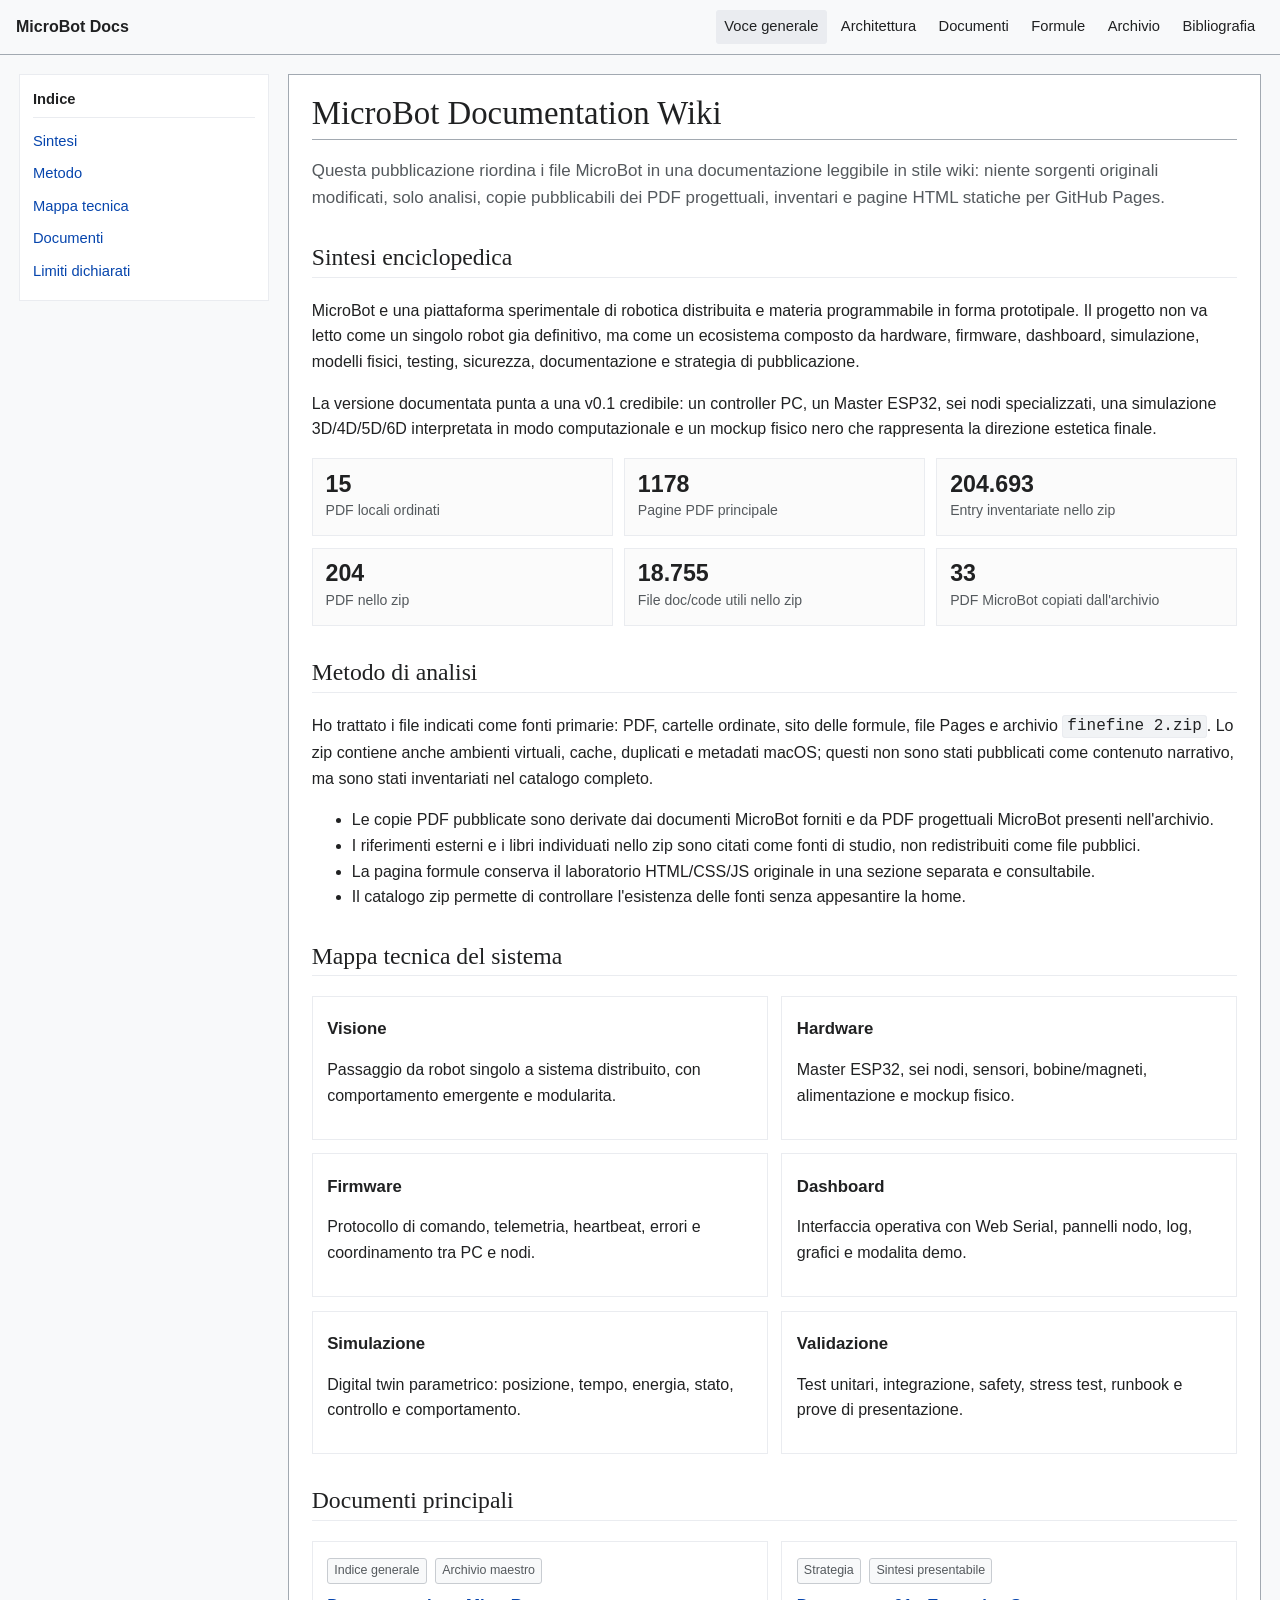
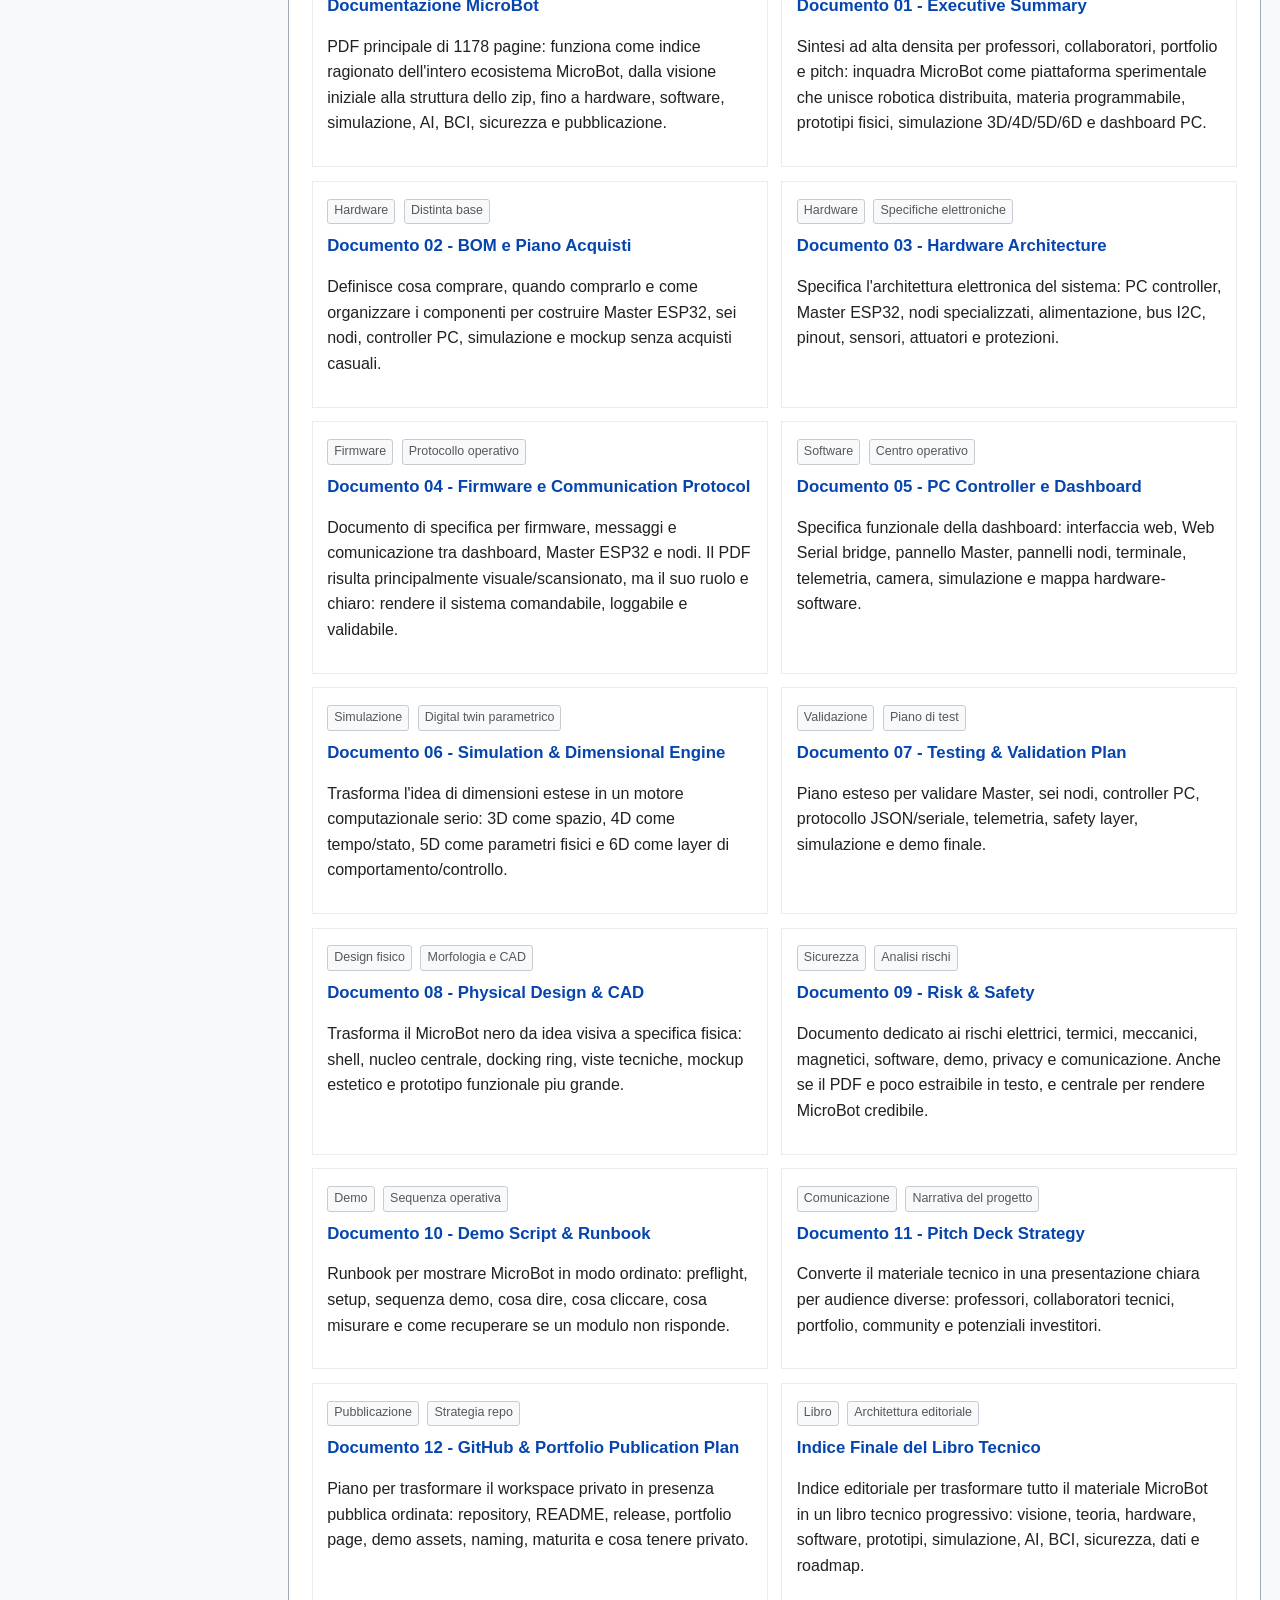
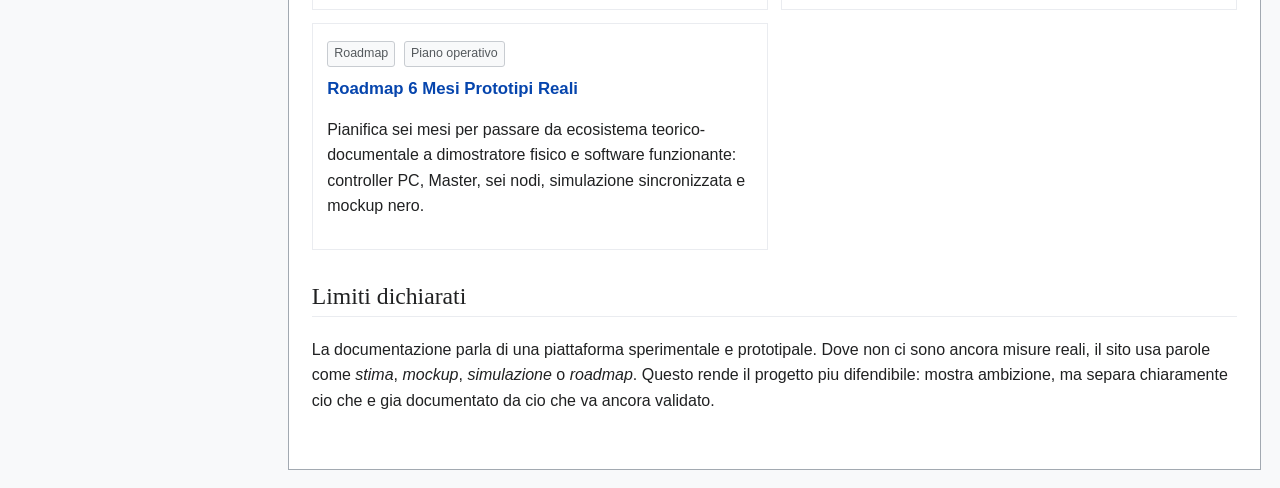
<file: index.html>
<!doctype html>
<html lang="it">
<head>
  <meta charset="utf-8" />
  <meta name="viewport" content="width=device-width, initial-scale=1" />
  <title>Voce generale · MicroBot Docs</title>
  <meta name="description" content="Documentazione enciclopedica del progetto MicroBot." />
  <link rel="stylesheet" href="assets/css/styles.css" />
</head>
<body>
  <header class="topbar">
    <a class="brand" href="index.html">MicroBot Docs</a>
    <nav><a class="active" href="index.html">Voce generale</a>
<a class="" href="architettura.html">Architettura</a>
<a class="" href="documenti.html">Documenti</a>
<a class="" href="formule.html">Formule</a>
<a class="" href="archivio.html">Archivio</a>
<a class="" href="bibliografia.html">Bibliografia</a></nav>
  </header>
  <main class="page">
    
    <aside class="toc">
      <strong>Indice</strong>
      <a href="#sintesi">Sintesi</a>
      <a href="#metodo">Metodo</a>
      <a href="#mappa">Mappa tecnica</a>
      <a href="#documenti">Documenti</a>
      <a href="#limiti">Limiti dichiarati</a>
    </aside>
    <article class="article">
      <h1>MicroBot Documentation Wiki</h1>
      <p class="lead">Questa pubblicazione riordina i file MicroBot in una documentazione leggibile in stile wiki: niente sorgenti originali modificati, solo analisi, copie pubblicabili dei PDF progettuali, inventari e pagine HTML statiche per GitHub Pages.</p>
      <section id="sintesi">
        <h2>Sintesi enciclopedica</h2>
        <p>MicroBot e una piattaforma sperimentale di robotica distribuita e materia programmabile in forma prototipale. Il progetto non va letto come un singolo robot gia definitivo, ma come un ecosistema composto da hardware, firmware, dashboard, simulazione, modelli fisici, testing, sicurezza, documentazione e strategia di pubblicazione.</p>
        <p>La versione documentata punta a una v0.1 credibile: un controller PC, un Master ESP32, sei nodi specializzati, una simulazione 3D/4D/5D/6D interpretata in modo computazionale e un mockup fisico nero che rappresenta la direzione estetica finale.</p>
        <div class="metrics"><div class="metric"><strong>15</strong><span>PDF locali ordinati</span></div><div class="metric"><strong>1178</strong><span>Pagine PDF principale</span></div><div class="metric"><strong>204.693</strong><span>Entry inventariate nello zip</span></div><div class="metric"><strong>204</strong><span>PDF nello zip</span></div><div class="metric"><strong>18.755</strong><span>File doc/code utili nello zip</span></div><div class="metric"><strong>33</strong><span>PDF MicroBot copiati dall&#x27;archivio</span></div></div>
      </section>
      <section id="metodo">
        <h2>Metodo di analisi</h2>
        <p>Ho trattato i file indicati come fonti primarie: PDF, cartelle ordinate, sito delle formule, file Pages e archivio <code>finefine 2.zip</code>. Lo zip contiene anche ambienti virtuali, cache, duplicati e metadati macOS; questi non sono stati pubblicati come contenuto narrativo, ma sono stati inventariati nel catalogo completo.</p>
        <ul>
          <li>Le copie PDF pubblicate sono derivate dai documenti MicroBot forniti e da PDF progettuali MicroBot presenti nell'archivio.</li>
          <li>I riferimenti esterni e i libri individuati nello zip sono citati come fonti di studio, non redistribuiti come file pubblici.</li>
          <li>La pagina formule conserva il laboratorio HTML/CSS/JS originale in una sezione separata e consultabile.</li>
          <li>Il catalogo zip permette di controllare l'esistenza delle fonti senza appesantire la home.</li>
        </ul>
      </section>
      <section id="mappa">
        <h2>Mappa tecnica del sistema</h2>
        <div class="map-grid">
          <article><h3>Visione</h3><p>Passaggio da robot singolo a sistema distribuito, con comportamento emergente e modularita.</p></article>
          <article><h3>Hardware</h3><p>Master ESP32, sei nodi, sensori, bobine/magneti, alimentazione e mockup fisico.</p></article>
          <article><h3>Firmware</h3><p>Protocollo di comando, telemetria, heartbeat, errori e coordinamento tra PC e nodi.</p></article>
          <article><h3>Dashboard</h3><p>Interfaccia operativa con Web Serial, pannelli nodo, log, grafici e modalita demo.</p></article>
          <article><h3>Simulazione</h3><p>Digital twin parametrico: posizione, tempo, energia, stato, controllo e comportamento.</p></article>
          <article><h3>Validazione</h3><p>Test unitari, integrazione, safety, stress test, runbook e prove di presentazione.</p></article>
        </div>
      </section>
      <section id="documenti">
        <h2>Documenti principali</h2>
        <div class="doc-grid">
        <article class="doc-card">
          <div><span class="badge">Indice generale</span> <span class="badge">Archivio maestro</span></div>
          <h3><a href="documenti.html#documentazione-generale">Documentazione MicroBot</a></h3>
          <p>PDF principale di 1178 pagine: funziona come indice ragionato dell&#x27;intero ecosistema MicroBot, dalla visione iniziale alla struttura dello zip, fino a hardware, software, simulazione, AI, BCI, sicurezza e pubblicazione.</p>
        </article>
        
        <article class="doc-card">
          <div><span class="badge">Strategia</span> <span class="badge">Sintesi presentabile</span></div>
          <h3><a href="documenti.html#executive-summary">Documento 01 - Executive Summary</a></h3>
          <p>Sintesi ad alta densita per professori, collaboratori, portfolio e pitch: inquadra MicroBot come piattaforma sperimentale che unisce robotica distribuita, materia programmabile, prototipi fisici, simulazione 3D/4D/5D/6D e dashboard PC.</p>
        </article>
        
        <article class="doc-card">
          <div><span class="badge">Hardware</span> <span class="badge">Distinta base</span></div>
          <h3><a href="documenti.html#bom-acquisti">Documento 02 - BOM e Piano Acquisti</a></h3>
          <p>Definisce cosa comprare, quando comprarlo e come organizzare i componenti per costruire Master ESP32, sei nodi, controller PC, simulazione e mockup senza acquisti casuali.</p>
        </article>
        
        <article class="doc-card">
          <div><span class="badge">Hardware</span> <span class="badge">Specifiche elettroniche</span></div>
          <h3><a href="documenti.html#hardware-architecture">Documento 03 - Hardware Architecture</a></h3>
          <p>Specifica l&#x27;architettura elettronica del sistema: PC controller, Master ESP32, nodi specializzati, alimentazione, bus I2C, pinout, sensori, attuatori e protezioni.</p>
        </article>
        
        <article class="doc-card">
          <div><span class="badge">Firmware</span> <span class="badge">Protocollo operativo</span></div>
          <h3><a href="documenti.html#firmware-protocol">Documento 04 - Firmware e Communication Protocol</a></h3>
          <p>Documento di specifica per firmware, messaggi e comunicazione tra dashboard, Master ESP32 e nodi. Il PDF risulta principalmente visuale/scansionato, ma il suo ruolo e chiaro: rendere il sistema comandabile, loggabile e validabile.</p>
        </article>
        
        <article class="doc-card">
          <div><span class="badge">Software</span> <span class="badge">Centro operativo</span></div>
          <h3><a href="documenti.html#dashboard-controller">Documento 05 - PC Controller e Dashboard</a></h3>
          <p>Specifica funzionale della dashboard: interfaccia web, Web Serial bridge, pannello Master, pannelli nodi, terminale, telemetria, camera, simulazione e mappa hardware-software.</p>
        </article>
        
        <article class="doc-card">
          <div><span class="badge">Simulazione</span> <span class="badge">Digital twin parametrico</span></div>
          <h3><a href="documenti.html#simulation-engine">Documento 06 - Simulation &amp; Dimensional Engine</a></h3>
          <p>Trasforma l&#x27;idea di dimensioni estese in un motore computazionale serio: 3D come spazio, 4D come tempo/stato, 5D come parametri fisici e 6D come layer di comportamento/controllo.</p>
        </article>
        
        <article class="doc-card">
          <div><span class="badge">Validazione</span> <span class="badge">Piano di test</span></div>
          <h3><a href="documenti.html#testing-validation">Documento 07 - Testing &amp; Validation Plan</a></h3>
          <p>Piano esteso per validare Master, sei nodi, controller PC, protocollo JSON/seriale, telemetria, safety layer, simulazione e demo finale.</p>
        </article>
        
        <article class="doc-card">
          <div><span class="badge">Design fisico</span> <span class="badge">Morfologia e CAD</span></div>
          <h3><a href="documenti.html#physical-design-cad">Documento 08 - Physical Design &amp; CAD</a></h3>
          <p>Trasforma il MicroBot nero da idea visiva a specifica fisica: shell, nucleo centrale, docking ring, viste tecniche, mockup estetico e prototipo funzionale piu grande.</p>
        </article>
        
        <article class="doc-card">
          <div><span class="badge">Sicurezza</span> <span class="badge">Analisi rischi</span></div>
          <h3><a href="documenti.html#risk-safety">Documento 09 - Risk &amp; Safety</a></h3>
          <p>Documento dedicato ai rischi elettrici, termici, meccanici, magnetici, software, demo, privacy e comunicazione. Anche se il PDF e poco estraibile in testo, e centrale per rendere MicroBot credibile.</p>
        </article>
        
        <article class="doc-card">
          <div><span class="badge">Demo</span> <span class="badge">Sequenza operativa</span></div>
          <h3><a href="documenti.html#demo-runbook">Documento 10 - Demo Script &amp; Runbook</a></h3>
          <p>Runbook per mostrare MicroBot in modo ordinato: preflight, setup, sequenza demo, cosa dire, cosa cliccare, cosa misurare e come recuperare se un modulo non risponde.</p>
        </article>
        
        <article class="doc-card">
          <div><span class="badge">Comunicazione</span> <span class="badge">Narrativa del progetto</span></div>
          <h3><a href="documenti.html#pitch-strategy">Documento 11 - Pitch Deck Strategy</a></h3>
          <p>Converte il materiale tecnico in una presentazione chiara per audience diverse: professori, collaboratori tecnici, portfolio, community e potenziali investitori.</p>
        </article>
        
        <article class="doc-card">
          <div><span class="badge">Pubblicazione</span> <span class="badge">Strategia repo</span></div>
          <h3><a href="documenti.html#github-publication">Documento 12 - GitHub &amp; Portfolio Publication Plan</a></h3>
          <p>Piano per trasformare il workspace privato in presenza pubblica ordinata: repository, README, release, portfolio page, demo assets, naming, maturita e cosa tenere privato.</p>
        </article>
        
        <article class="doc-card">
          <div><span class="badge">Libro</span> <span class="badge">Architettura editoriale</span></div>
          <h3><a href="documenti.html#indice-libro">Indice Finale del Libro Tecnico</a></h3>
          <p>Indice editoriale per trasformare tutto il materiale MicroBot in un libro tecnico progressivo: visione, teoria, hardware, software, prototipi, simulazione, AI, BCI, sicurezza, dati e roadmap.</p>
        </article>
        
        <article class="doc-card">
          <div><span class="badge">Roadmap</span> <span class="badge">Piano operativo</span></div>
          <h3><a href="documenti.html#roadmap-sei-mesi">Roadmap 6 Mesi Prototipi Reali</a></h3>
          <p>Pianifica sei mesi per passare da ecosistema teorico-documentale a dimostratore fisico e software funzionante: controller PC, Master, sei nodi, simulazione sincronizzata e mockup nero.</p>
        </article>
        </div>
      </section>
      <section id="limiti">
        <h2>Limiti dichiarati</h2>
        <p>La documentazione parla di una piattaforma sperimentale e prototipale. Dove non ci sono ancora misure reali, il sito usa parole come <em>stima</em>, <em>mockup</em>, <em>simulazione</em> o <em>roadmap</em>. Questo rende il progetto piu difendibile: mostra ambizione, ma separa chiaramente cio che e gia documentato da cio che va ancora validato.</p>
      </section>
    </article>
    
  </main>
  <script src="assets/js/app.js"></script>
</body>
</html>
</file>
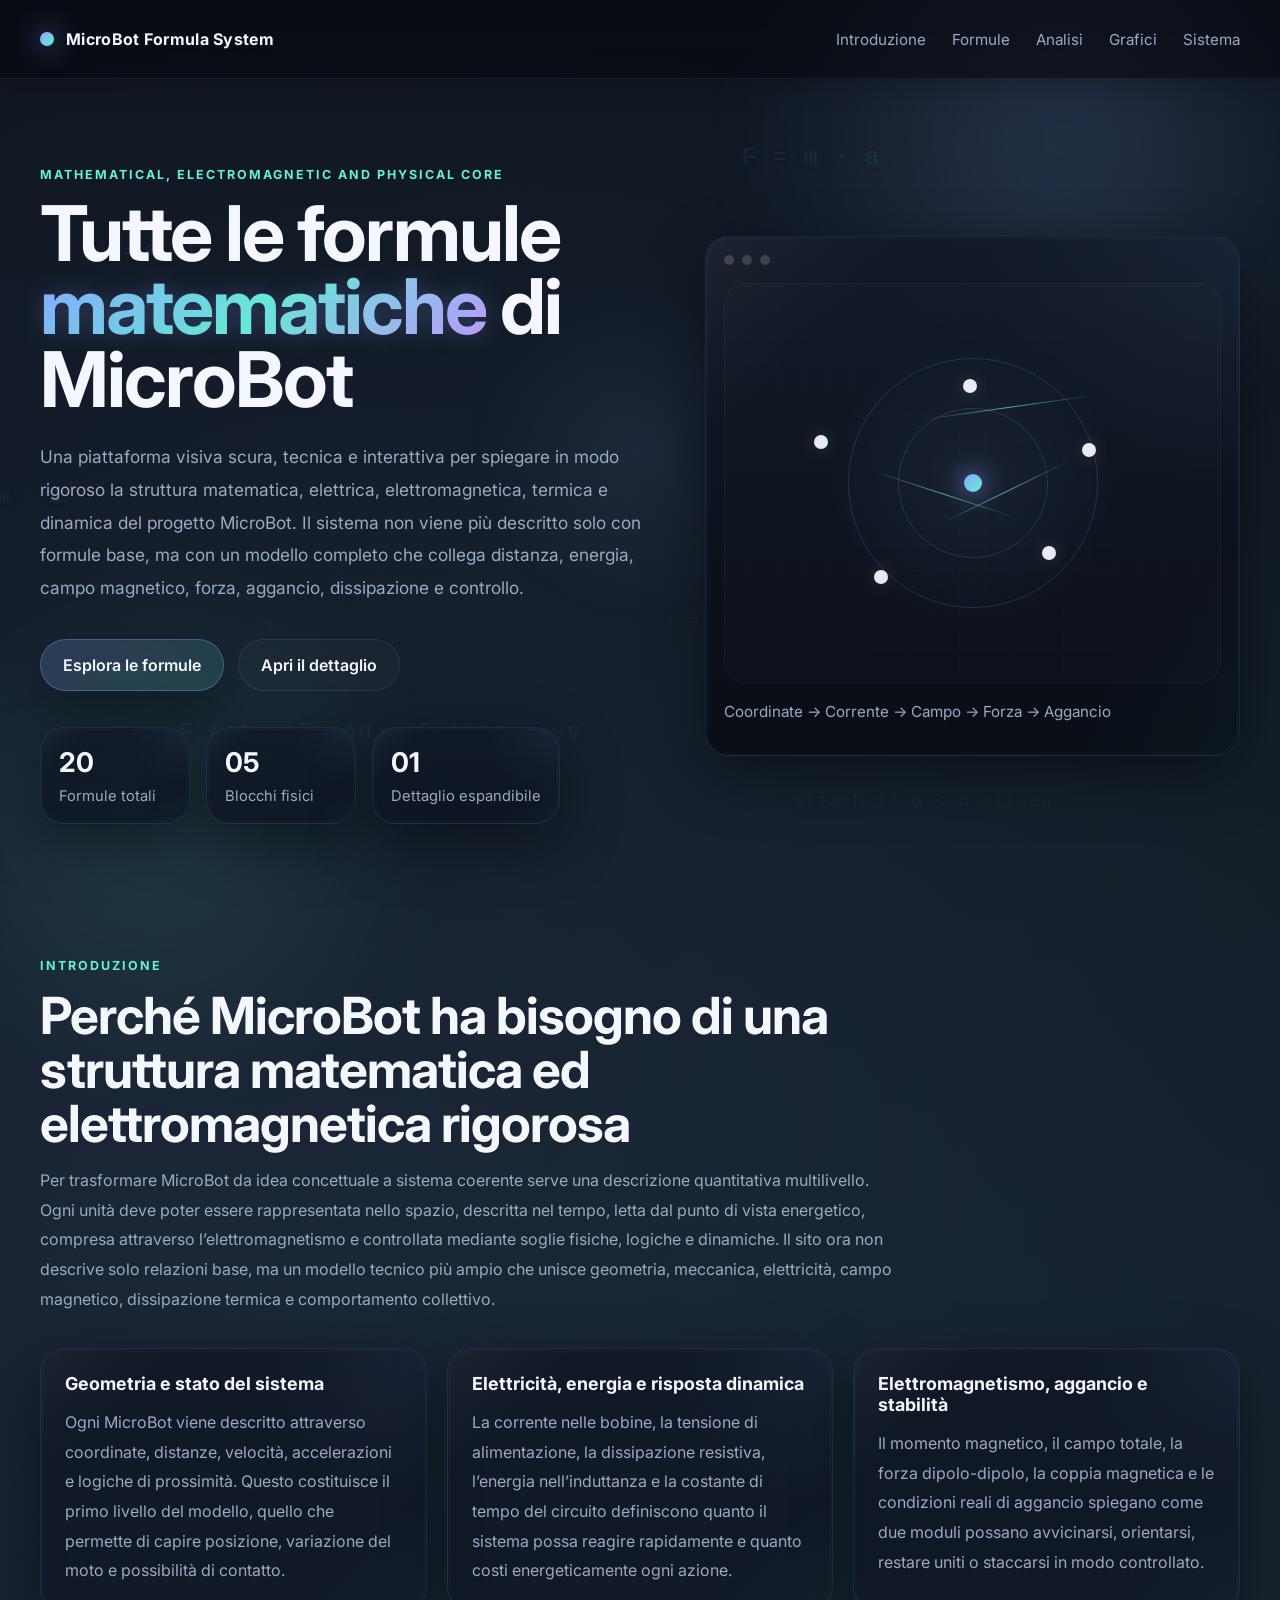
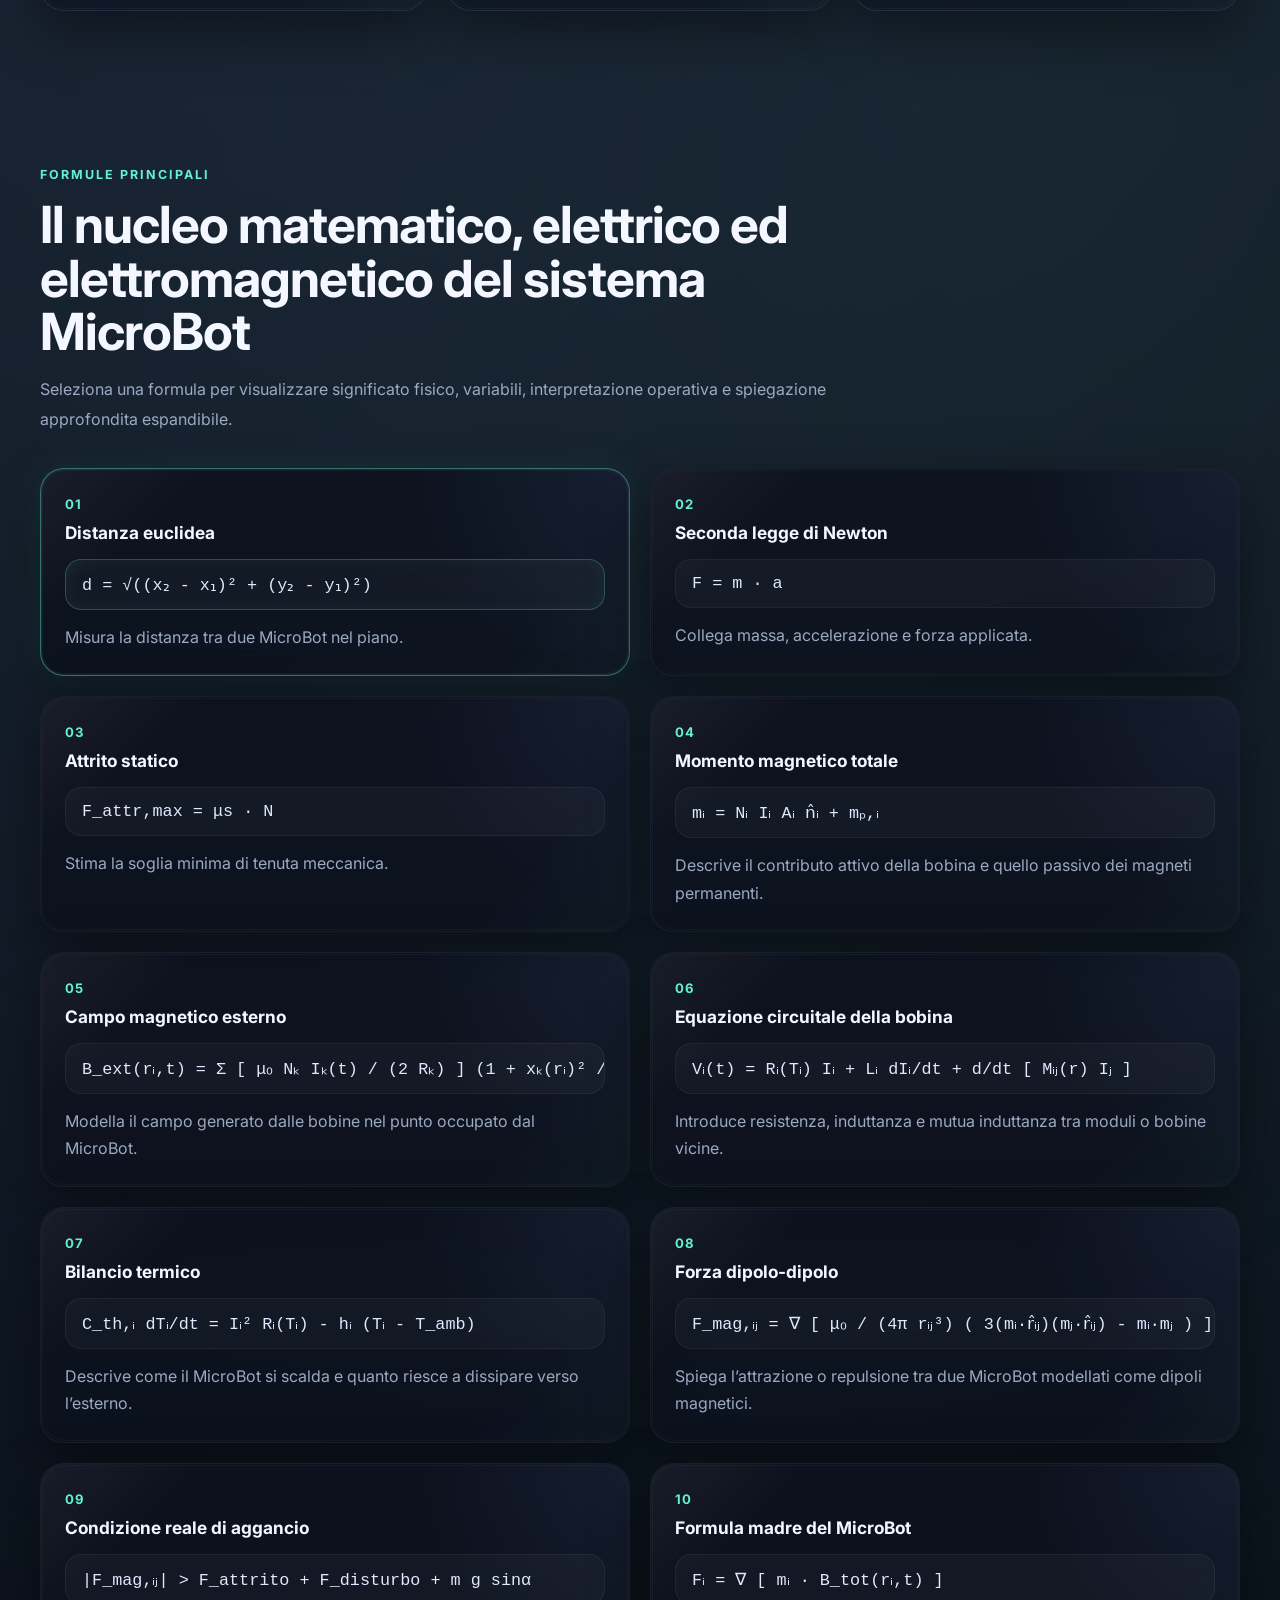
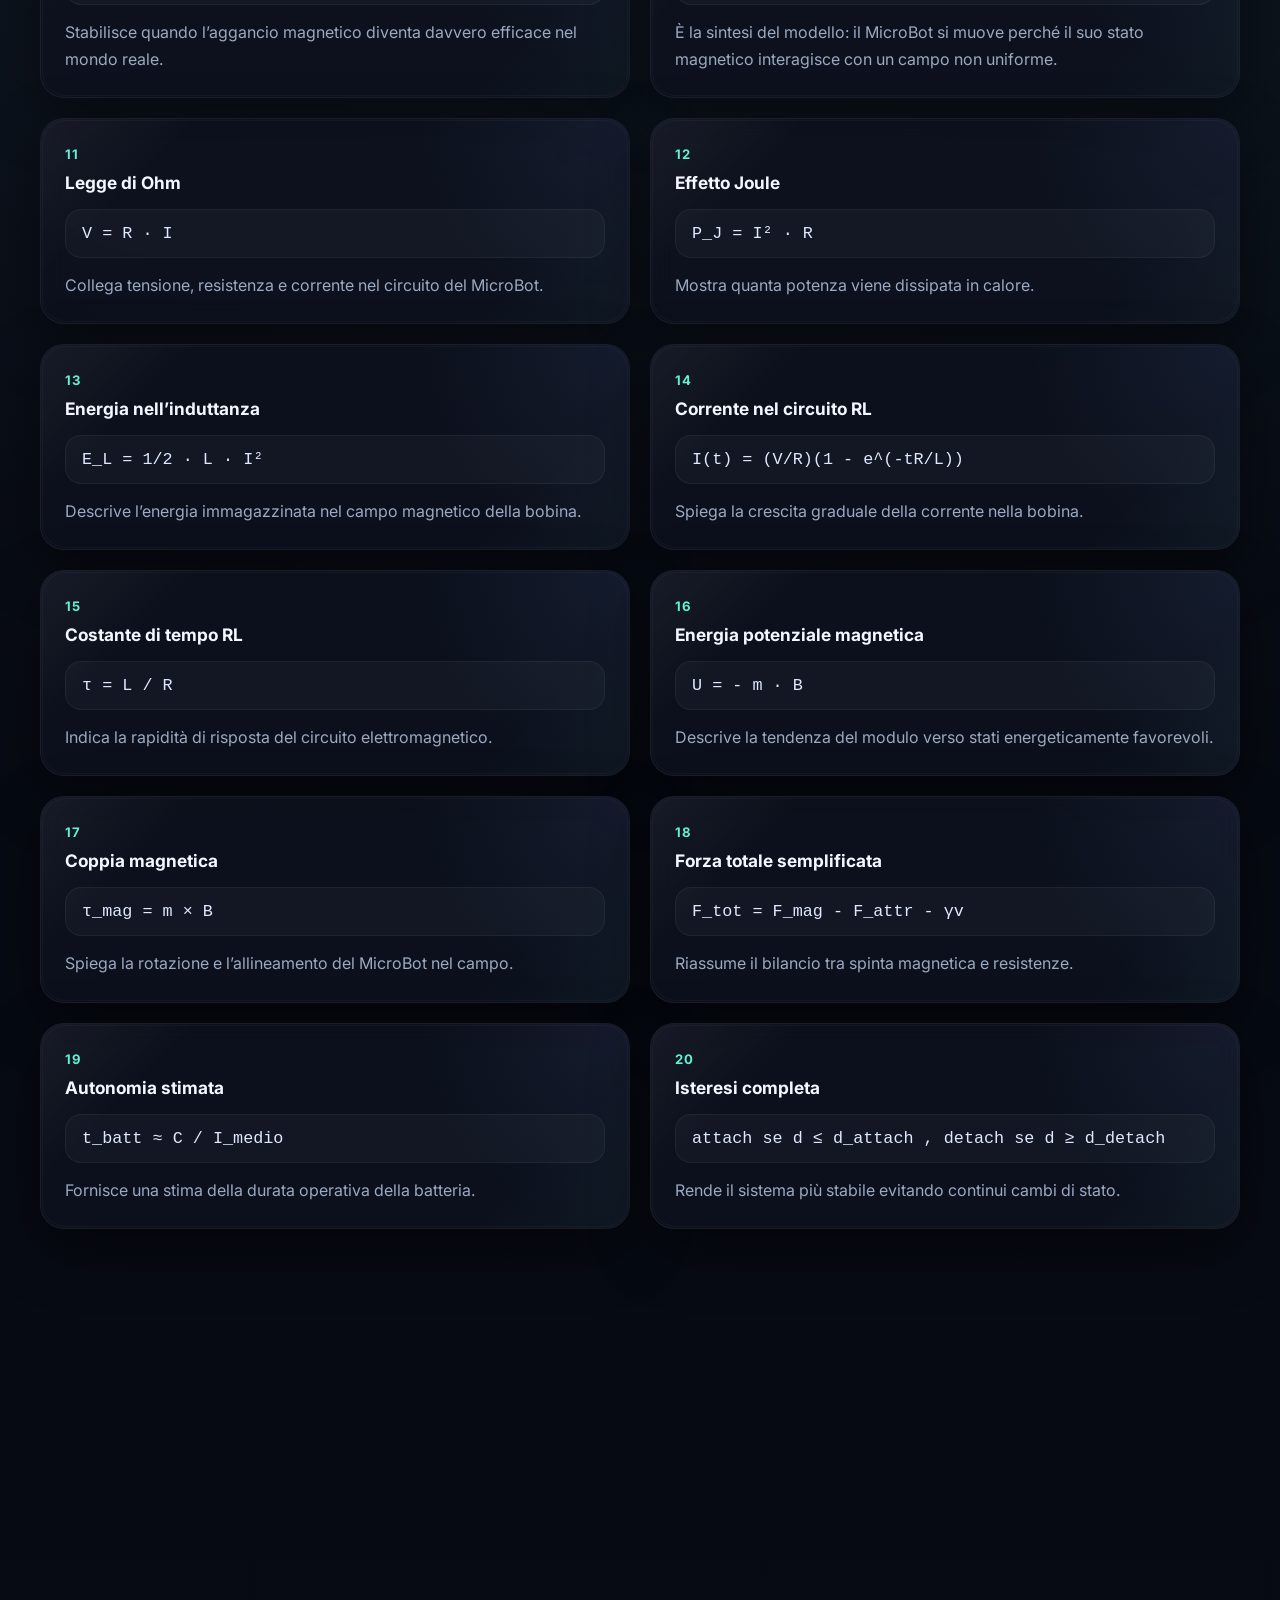
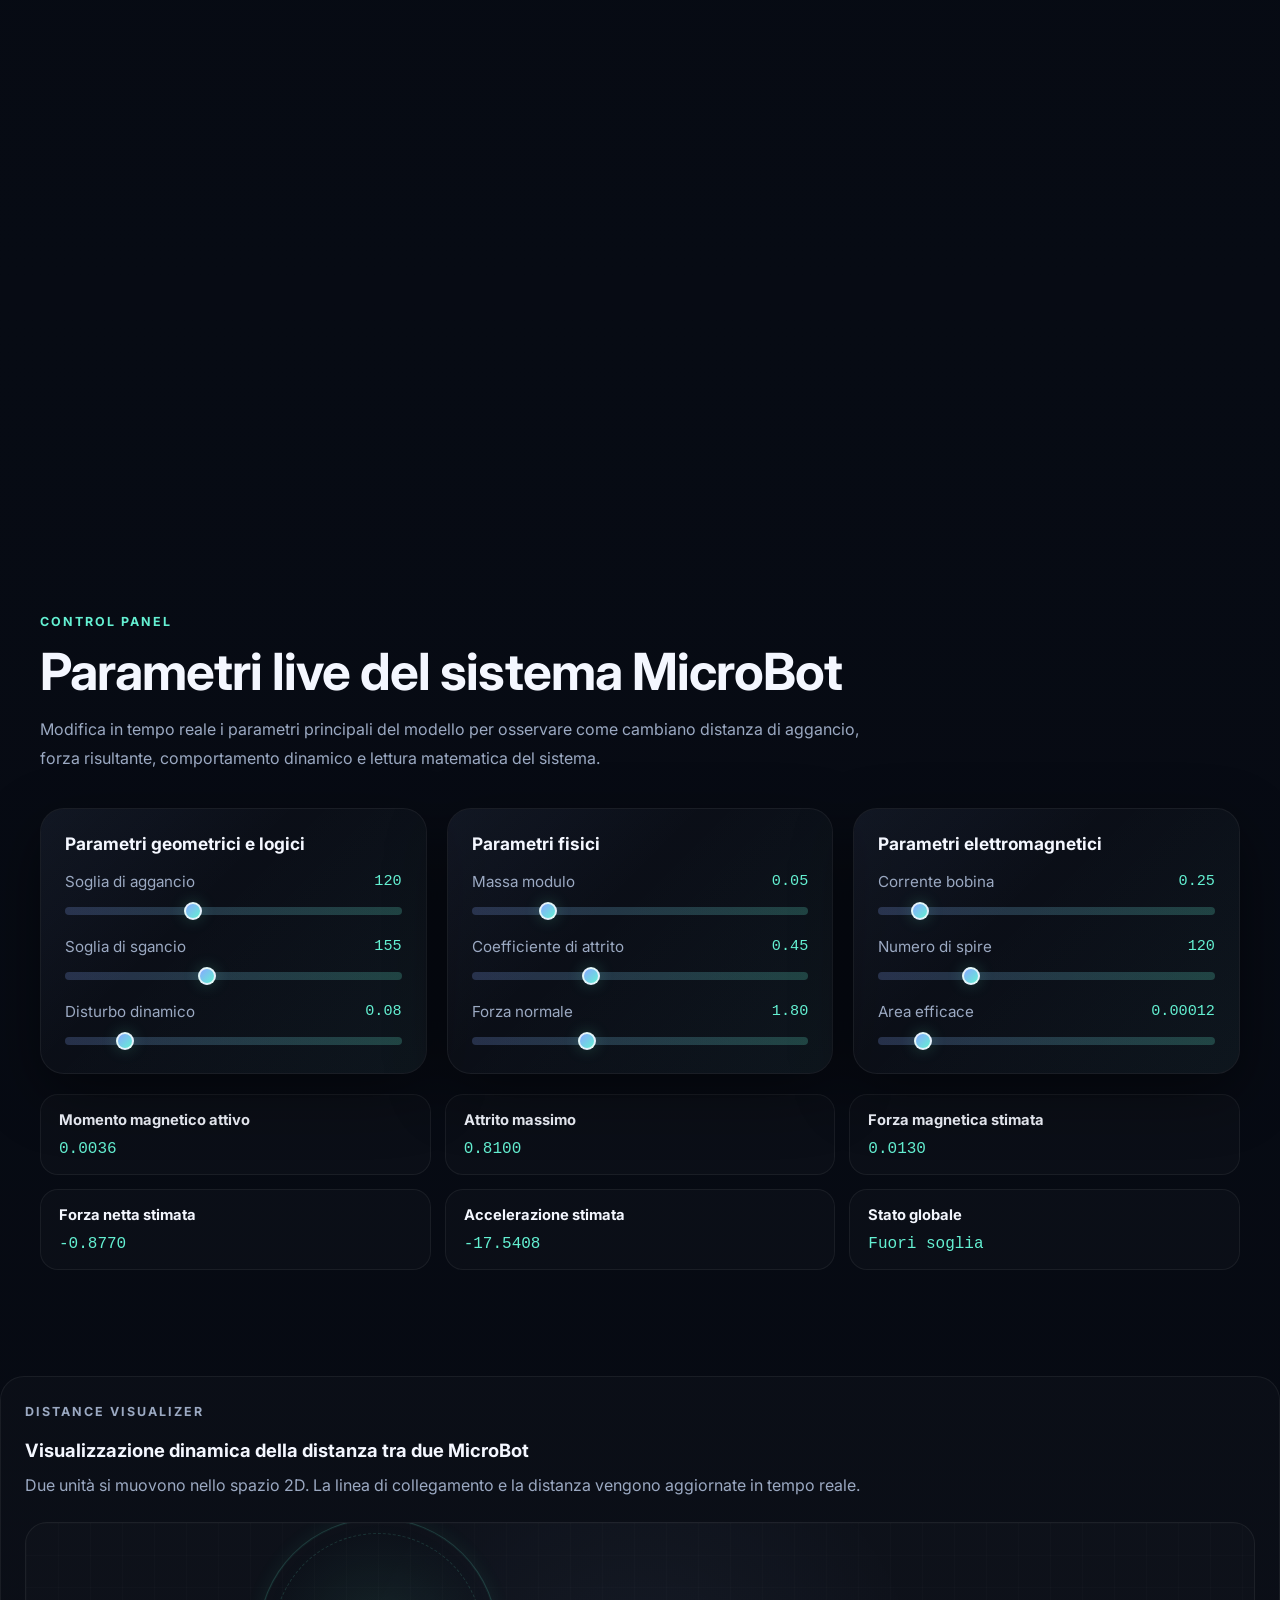
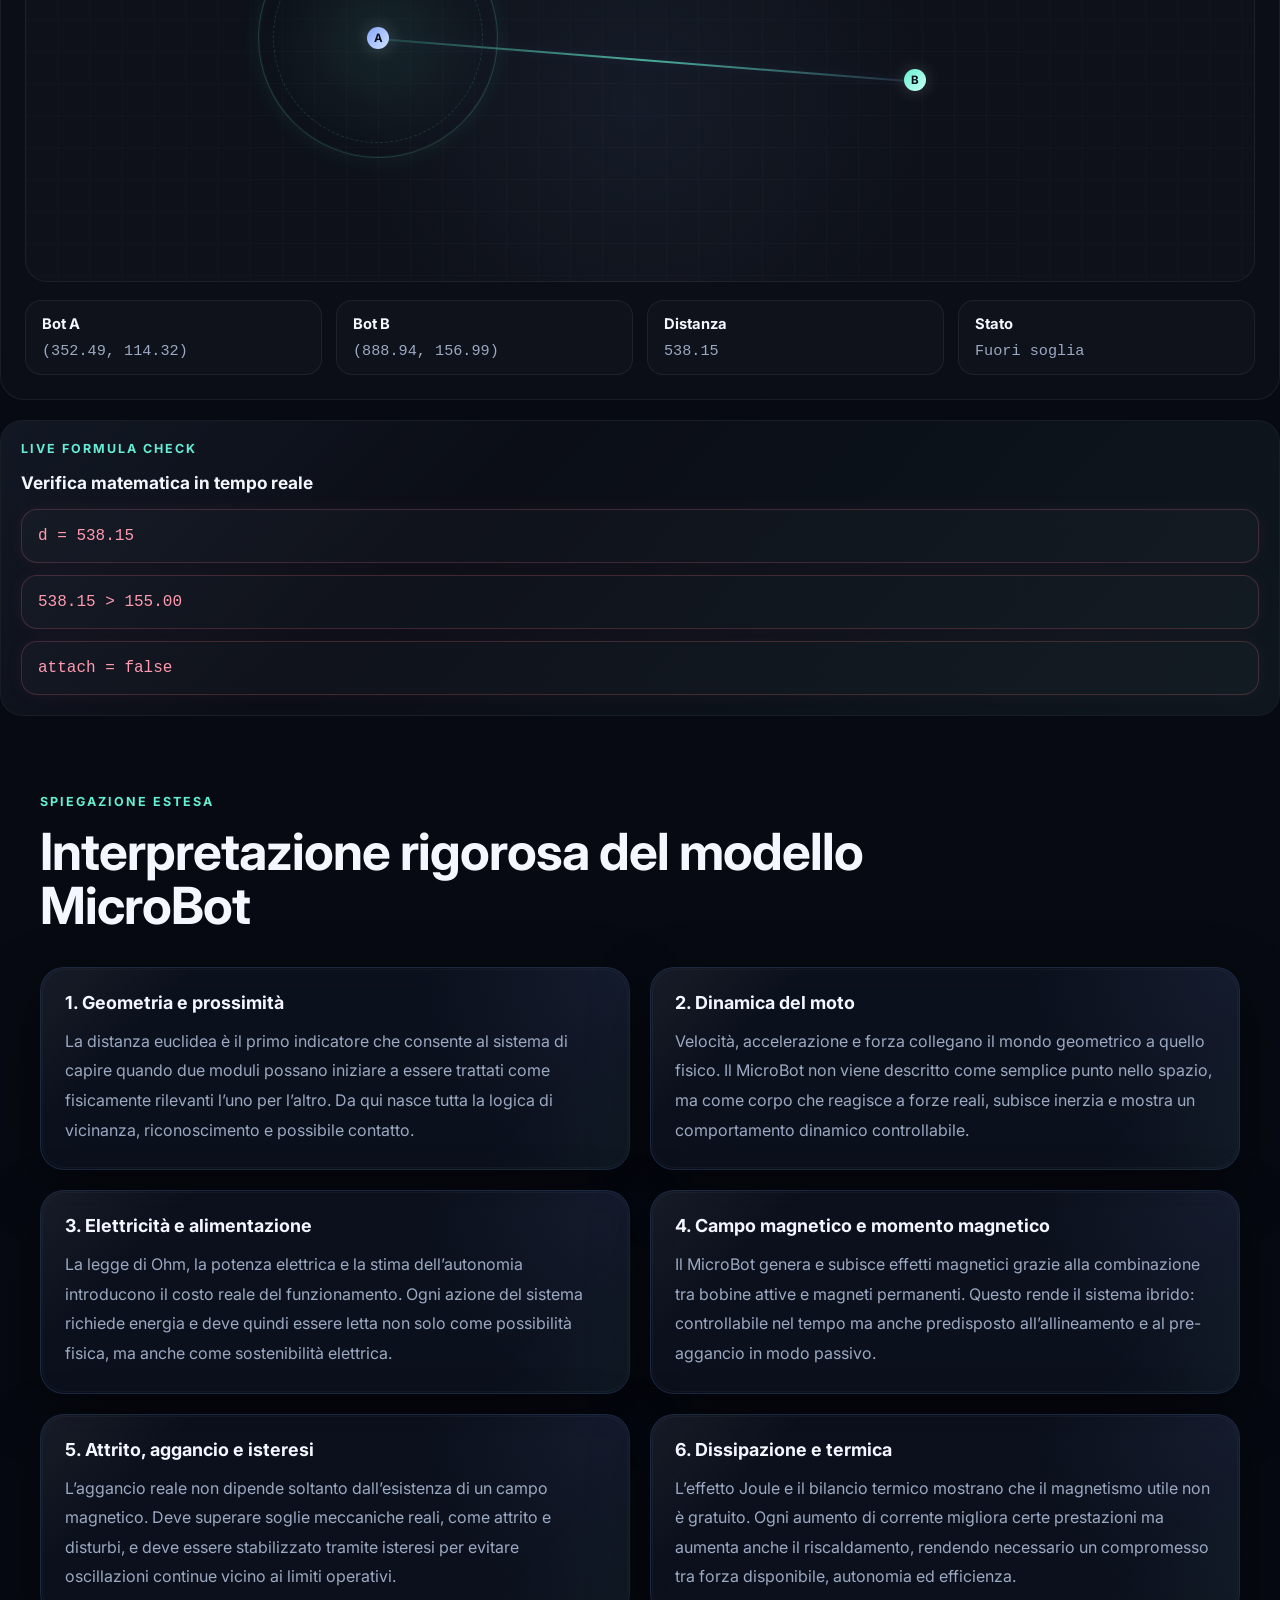
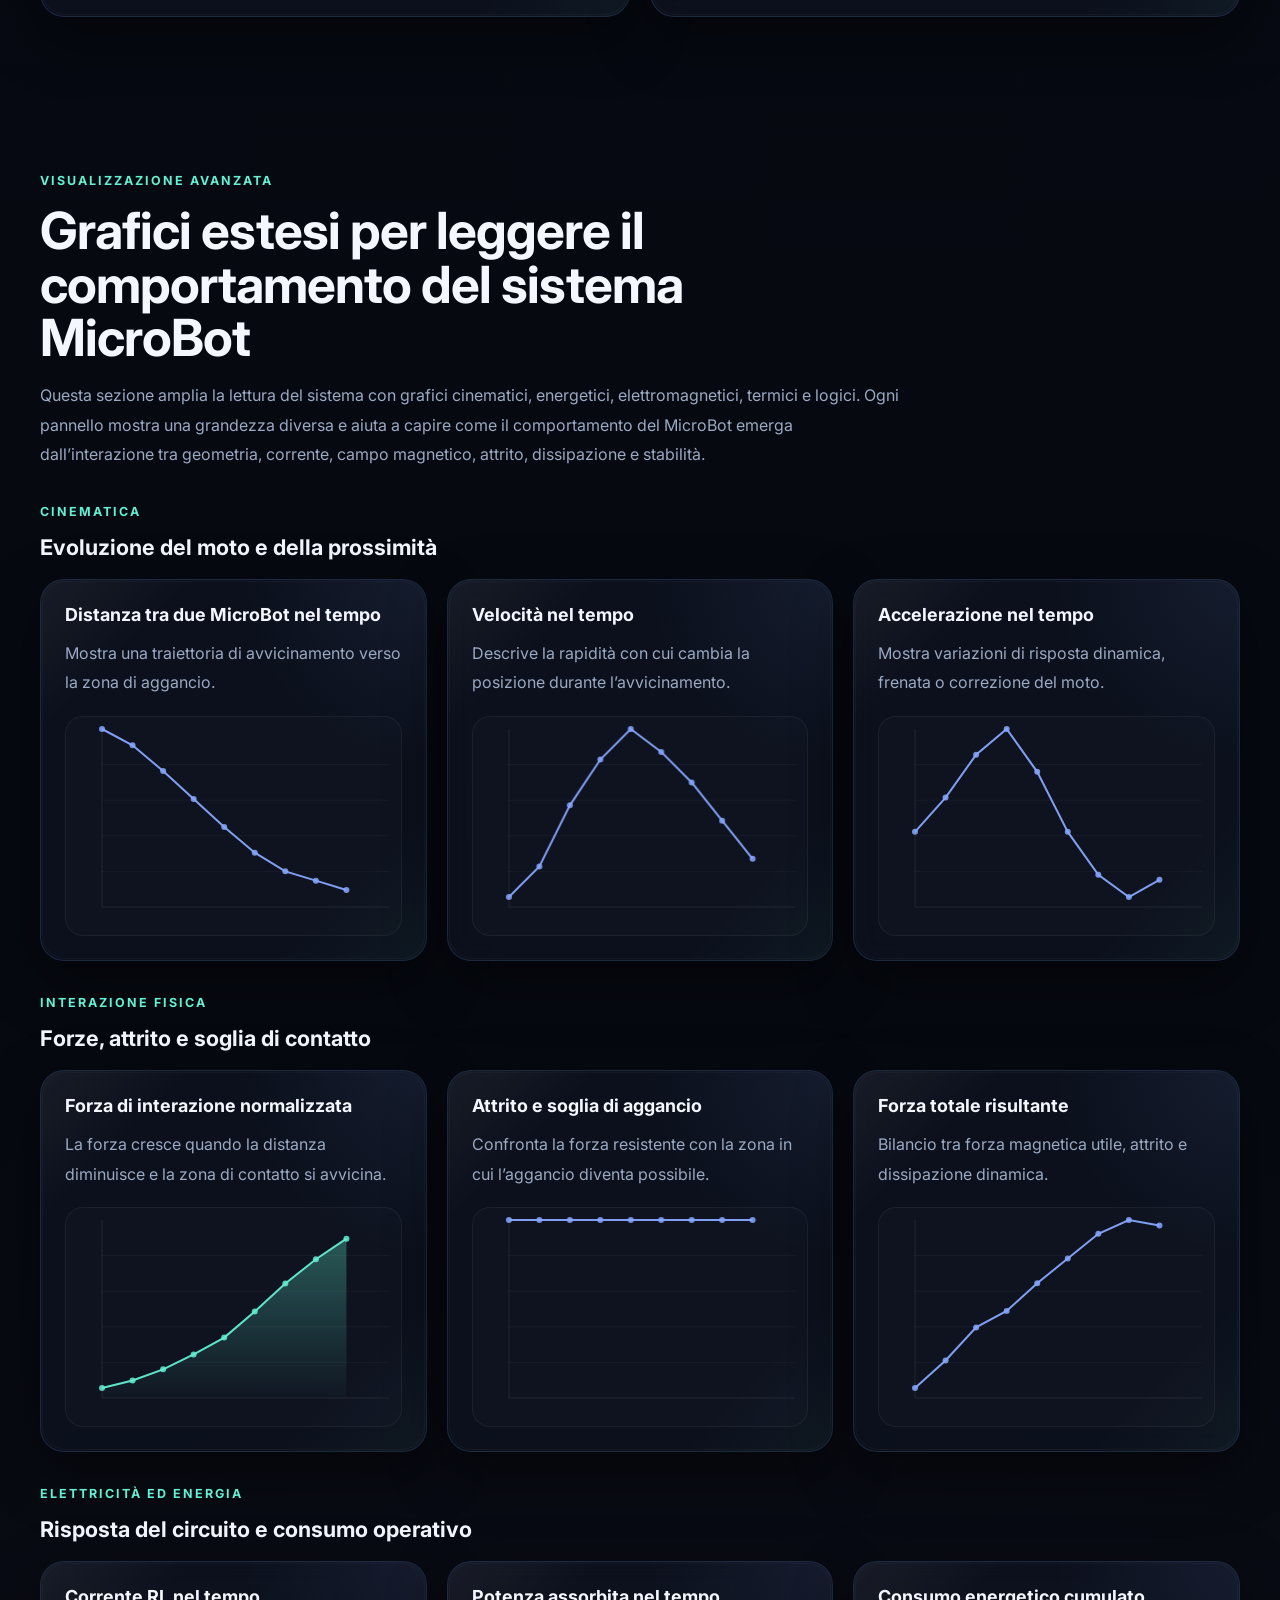
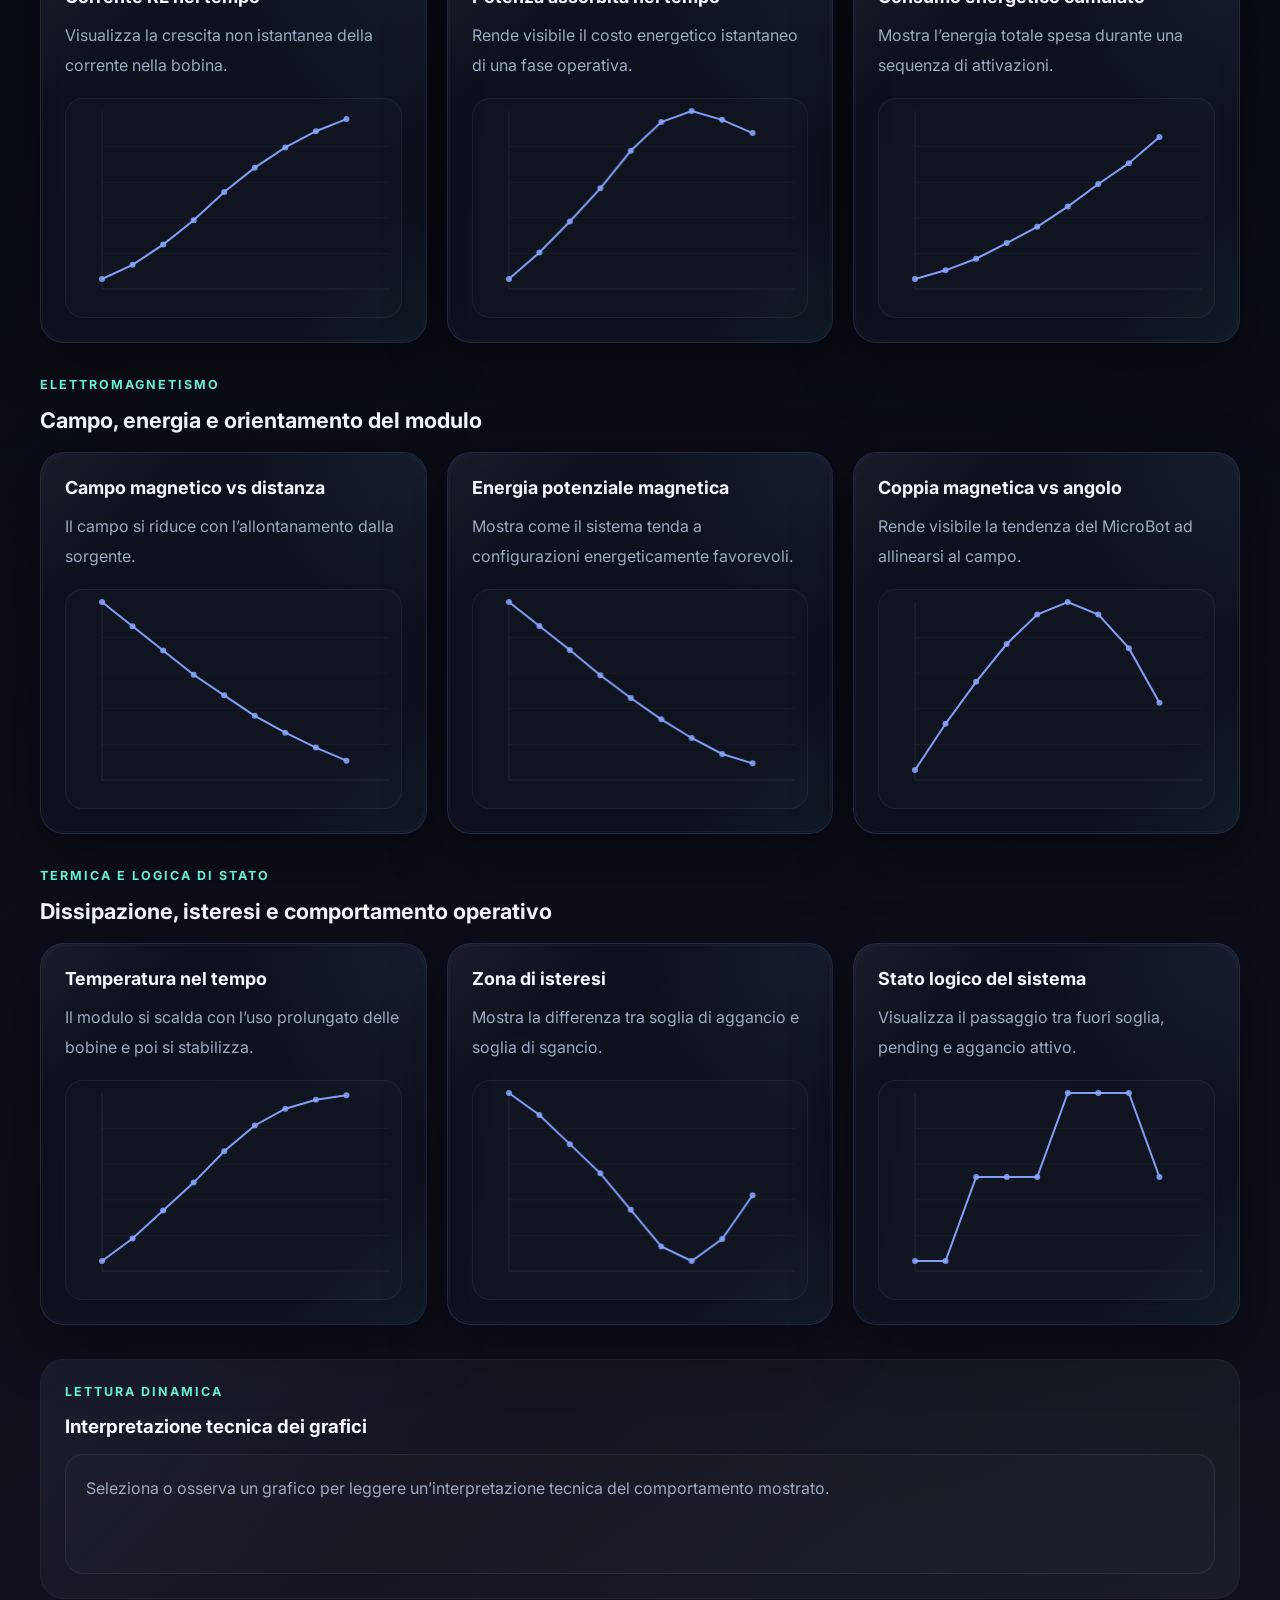
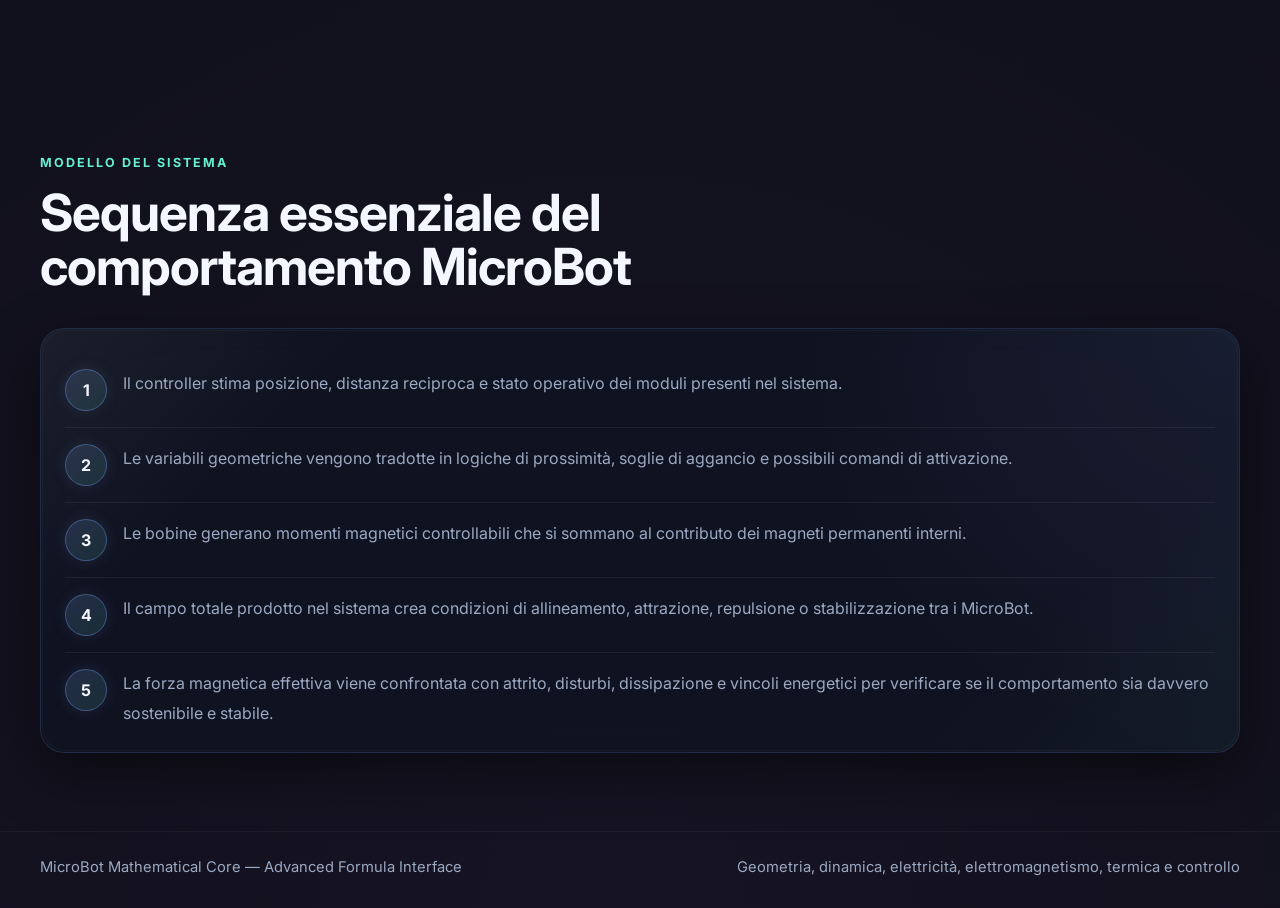
<file: laboratorio-formule/index.html>
<!DOCTYPE html>
<html lang="it">
<head>
  <meta charset="UTF-8" />
  <meta name="viewport" content="width=device-width, initial-scale=1.0" />
  <title>MicroBot Formula System</title>
  <link rel="preconnect" href="https://fonts.googleapis.com" />
  <link rel="preconnect" href="https://fonts.gstatic.com" crossorigin />
  <link href="https://fonts.googleapis.com/css2?family=Inter:wght@300;400;500;600;700;800&display=swap" rel="stylesheet" />
  <link rel="stylesheet" href="style.css" />
</head>
<body>
  <div class="noise"></div>
  <div class="glow"></div>
  <div class="glow-two"></div>

  <div class="formula-background">
    <span class="bg-formula f1">d = √((x₂ - x₁)² + (y₂ - y₁)²)</span>
    <span class="bg-formula f2">F = m · a</span>
    <span class="bg-formula f3">V = R · I</span>
    <span class="bg-formula f4">P_J = I² · R</span>
    <span class="bg-formula f5">U = - m · B</span>
    <span class="bg-formula f6">τ = L / R</span>
    <span class="bg-formula f7">F_tot = F_mag - F_attr - γv</span>
    <span class="bg-formula f8">attach if d ≤ d_attach</span>
  </div>

  <header>
    <div class="container nav">
      <div class="brand">
        <span class="brand-dot"></span>
        <span>MicroBot Formula System</span>
      </div>

      <nav class="menu">
        <a href="#intro">Introduzione</a>
        <a href="#equations">Formule</a>
        <a href="#analysis">Analisi</a>
        <a href="#graphs">Grafici</a>
        <a href="#model">Sistema</a>
      </nav>
    </div>
  </header>

  <main>
    <section class="hero">
      <div class="container hero-grid">
        <div>
          <p class="tag">Mathematical, Electromagnetic and Physical Core</p>
          <h1>
            Tutte le formule
            <span>matematiche</span>
            di MicroBot
          </h1>

          <p class="hero-text">
            Una piattaforma visiva scura, tecnica e interattiva per spiegare in modo rigoroso la struttura matematica, elettrica, elettromagnetica, termica e dinamica del progetto MicroBot. Il sistema non viene più descritto solo con formule base, ma con un modello completo che collega distanza, energia, campo magnetico, forza, aggancio, dissipazione e controllo.
          </p>

          <div class="hero-actions">
            <a class="btn btn-primary" href="#equations">Esplora le formule</a>
            <a class="btn btn-secondary" href="#analysis">Apri il dettaglio</a>
          </div>

          <div class="stats">
            <div class="stat reveal">
              <strong>20</strong>
              <span>Formule totali</span>
            </div>
            <div class="stat reveal">
              <strong>05</strong>
              <span>Blocchi fisici</span>
            </div>
            <div class="stat reveal">
              <strong>01</strong>
              <span>Dettaglio espandibile</span>
            </div>
          </div>
        </div>

        <div class="hero-right reveal">
          <div class="visual-card">
            <div class="visual-header">
              <span></span>
              <span></span>
              <span></span>
            </div>

            <div class="visual-core">
              <div class="orbit one"></div>
              <div class="orbit two"></div>

              <div class="controller"></div>

              <div class="bot b1"></div>
              <div class="bot b2"></div>
              <div class="bot b3"></div>
              <div class="bot b4"></div>
              <div class="bot b5"></div>

              <div class="link l1"></div>
              <div class="link l2"></div>
              <div class="link l3"></div>
            </div>

            <div class="visual-footer">
              Coordinate → Corrente → Campo → Forza → Aggancio
            </div>
          </div>
        </div>
      </div>
    </section>

    <section id="intro">
      <div class="container">
        <div class="section-head reveal">
          <p class="tag">Introduzione</p>
          <h2>Perché MicroBot ha bisogno di una struttura matematica ed elettromagnetica rigorosa</h2>
          <p>
            Per trasformare MicroBot da idea concettuale a sistema coerente serve una descrizione quantitativa multilivello. Ogni unità deve poter essere rappresentata nello spazio, descritta nel tempo, letta dal punto di vista energetico, compresa attraverso l’elettromagnetismo e controllata mediante soglie fisiche, logiche e dinamiche. Il sito ora non descrive solo relazioni base, ma un modello tecnico più ampio che unisce geometria, meccanica, elettricità, campo magnetico, dissipazione termica e comportamento collettivo.
          </p>
        </div>

        <div class="intro-grid">
          <article class="panel reveal">
            <h3>Geometria e stato del sistema</h3>
            <p>
              Ogni MicroBot viene descritto attraverso coordinate, distanze, velocità, accelerazioni e logiche di prossimità. Questo costituisce il primo livello del modello, quello che permette di capire posizione, variazione del moto e possibilità di contatto.
            </p>
          </article>

          <article class="panel reveal">
            <h3>Elettricità, energia e risposta dinamica</h3>
            <p>
              La corrente nelle bobine, la tensione di alimentazione, la dissipazione resistiva, l’energia nell’induttanza e la costante di tempo del circuito definiscono quanto il sistema possa reagire rapidamente e quanto costi energeticamente ogni azione.
            </p>
          </article>

          <article class="panel reveal">
            <h3>Elettromagnetismo, aggancio e stabilità</h3>
            <p>
              Il momento magnetico, il campo totale, la forza dipolo-dipolo, la coppia magnetica e le condizioni reali di aggancio spiegano come due moduli possano avvicinarsi, orientarsi, restare uniti o staccarsi in modo controllato.
            </p>
          </article>
        </div>
      </div>
    </section>

    <section id="equations">
      <div class="container">
        <div class="section-head reveal">
          <p class="tag">Formule principali</p>
          <h2>Il nucleo matematico, elettrico ed elettromagnetico del sistema MicroBot</h2>
          <p>
            Seleziona una formula per visualizzare significato fisico, variabili, interpretazione operativa e spiegazione approfondita espandibile.
          </p>
        </div>

        <div class="equation-grid">
          <article class="equation-card active reveal" data-key="distance">
            <span class="eq-index">01</span>
            <h3>Distanza euclidea</h3>
            <div class="formula-box">d = √((x₂ - x₁)² + (y₂ - y₁)²)</div>
            <p>Misura la distanza tra due MicroBot nel piano.</p>
          </article>

          <article class="equation-card reveal" data-key="force">
            <span class="eq-index">02</span>
            <h3>Seconda legge di Newton</h3>
            <div class="formula-box">F = m · a</div>
            <p>Collega massa, accelerazione e forza applicata.</p>
          </article>

          <article class="equation-card reveal" data-key="friction">
            <span class="eq-index">03</span>
            <h3>Attrito statico</h3>
            <div class="formula-box">F_attr,max = μs · N</div>
            <p>Stima la soglia minima di tenuta meccanica.</p>
          </article>

          <article class="equation-card reveal" data-key="magneticMoment">
            <span class="eq-index">04</span>
            <h3>Momento magnetico totale</h3>
            <div class="formula-box">mᵢ = Nᵢ Iᵢ Aᵢ n̂ᵢ + mₚ,ᵢ</div>
            <p>Descrive il contributo attivo della bobina e quello passivo dei magneti permanenti.</p>
          </article>

          <article class="equation-card reveal" data-key="field">
            <span class="eq-index">05</span>
            <h3>Campo magnetico esterno</h3>
            <div class="formula-box">B_ext(rᵢ,t) = Σ [ μ₀ Nₖ Iₖ(t) / (2 Rₖ) ] (1 + xₖ(rᵢ)² / Rₖ²)^(-3/2) ẑₖ</div>
            <p>Modella il campo generato dalle bobine nel punto occupato dal MicroBot.</p>
          </article>

          <article class="equation-card reveal" data-key="voltage">
            <span class="eq-index">06</span>
            <h3>Equazione circuitale della bobina</h3>
            <div class="formula-box">Vᵢ(t) = Rᵢ(Tᵢ) Iᵢ + Lᵢ dIᵢ/dt + d/dt [ Mᵢⱼ(r) Iⱼ ]</div>
            <p>Introduce resistenza, induttanza e mutua induttanza tra moduli o bobine vicine.</p>
          </article>

          <article class="equation-card reveal" data-key="thermal">
            <span class="eq-index">07</span>
            <h3>Bilancio termico</h3>
            <div class="formula-box">C_th,ᵢ dTᵢ/dt = Iᵢ² Rᵢ(Tᵢ) - hᵢ (Tᵢ - T_amb)</div>
            <p>Descrive come il MicroBot si scalda e quanto riesce a dissipare verso l’esterno.</p>
          </article>

          <article class="equation-card reveal" data-key="dipoleForce">
            <span class="eq-index">08</span>
            <h3>Forza dipolo-dipolo</h3>
            <div class="formula-box">F_mag,ᵢⱼ = ∇ [ μ₀ / (4π rᵢⱼ³) ( 3(mᵢ·r̂ᵢⱼ)(mⱼ·r̂ᵢⱼ) - mᵢ·mⱼ ) ]</div>
            <p>Spiega l’attrazione o repulsione tra due MicroBot modellati come dipoli magnetici.</p>
          </article>

          <article class="equation-card reveal" data-key="attachCondition">
            <span class="eq-index">09</span>
            <h3>Condizione reale di aggancio</h3>
            <div class="formula-box">|F_mag,ᵢⱼ| &gt; F_attrito + F_disturbo + m g sinα</div>
            <p>Stabilisce quando l’aggancio magnetico diventa davvero efficace nel mondo reale.</p>
          </article>

          <article class="equation-card reveal" data-key="masterForce">
            <span class="eq-index">10</span>
            <h3>Formula madre del MicroBot</h3>
            <div class="formula-box">Fᵢ = ∇ [ mᵢ · B_tot(rᵢ,t) ]</div>
            <p>È la sintesi del modello: il MicroBot si muove perché il suo stato magnetico interagisce con un campo non uniforme.</p>
          </article>

          <article class="equation-card reveal" data-key="ohm">
            <span class="eq-index">11</span>
            <h3>Legge di Ohm</h3>
            <div class="formula-box">V = R · I</div>
            <p>Collega tensione, resistenza e corrente nel circuito del MicroBot.</p>
          </article>

          <article class="equation-card reveal" data-key="joule">
            <span class="eq-index">12</span>
            <h3>Effetto Joule</h3>
            <div class="formula-box">P_J = I² · R</div>
            <p>Mostra quanta potenza viene dissipata in calore.</p>
          </article>

          <article class="equation-card reveal" data-key="inductiveEnergy">
            <span class="eq-index">13</span>
            <h3>Energia nell’induttanza</h3>
            <div class="formula-box">E_L = 1/2 · L · I²</div>
            <p>Descrive l’energia immagazzinata nel campo magnetico della bobina.</p>
          </article>

          <article class="equation-card reveal" data-key="rlCurrent">
            <span class="eq-index">14</span>
            <h3>Corrente nel circuito RL</h3>
            <div class="formula-box">I(t) = (V/R)(1 - e^(-tR/L))</div>
            <p>Spiega la crescita graduale della corrente nella bobina.</p>
          </article>

          <article class="equation-card reveal" data-key="rlTau">
            <span class="eq-index">15</span>
            <h3>Costante di tempo RL</h3>
            <div class="formula-box">τ = L / R</div>
            <p>Indica la rapidità di risposta del circuito elettromagnetico.</p>
          </article>

          <article class="equation-card reveal" data-key="magneticPotential">
            <span class="eq-index">16</span>
            <h3>Energia potenziale magnetica</h3>
            <div class="formula-box">U = - m · B</div>
            <p>Descrive la tendenza del modulo verso stati energeticamente favorevoli.</p>
          </article>

          <article class="equation-card reveal" data-key="magneticTorque">
            <span class="eq-index">17</span>
            <h3>Coppia magnetica</h3>
            <div class="formula-box">τ_mag = m × B</div>
            <p>Spiega la rotazione e l’allineamento del MicroBot nel campo.</p>
          </article>

          <article class="equation-card reveal" data-key="totalForce">
            <span class="eq-index">18</span>
            <h3>Forza totale semplificata</h3>
            <div class="formula-box">F_tot = F_mag - F_attr - γv</div>
            <p>Riassume il bilancio tra spinta magnetica e resistenze.</p>
          </article>

          <article class="equation-card reveal" data-key="batteryLife">
            <span class="eq-index">19</span>
            <h3>Autonomia stimata</h3>
            <div class="formula-box">t_batt ≈ C / I_medio</div>
            <p>Fornisce una stima della durata operativa della batteria.</p>
          </article>

          <article class="equation-card reveal" data-key="hysteresis">
            <span class="eq-index">20</span>
            <h3>Isteresi completa</h3>
            <div class="formula-box">attach se d ≤ d_attach , detach se d ≥ d_detach</div>
            <p>Rende il sistema più stabile evitando continui cambi di stato.</p>
          </article>
        </div>

        <div class="detail reveal" id="analysis">
          <p class="tag">Analisi dettagliata</p>
          <h3 class="detail-title" id="detailTitle">Distanza euclidea</h3>
          <div class="detail-formula" id="detailFormula">d = √((x₂ - x₁)² + (y₂ - y₁)²)</div>

          <p id="detailText">
            Questa formula misura la distanza geometrica tra due MicroBot nel piano.
          </p>

          <div class="variables" id="detailVars"></div>

          <div class="accordion-wrap">
            <button class="accordion-toggle" id="accordionToggle" type="button" aria-expanded="false">
              <span>Apri spiegazione approfondita</span>
              <span class="accordion-icon">+</span>
            </button>

            <div class="accordion-content" id="accordionContent">
              <div class="accordion-inner" id="detailExtended">
                Qui comparirà la spiegazione approfondita della formula selezionata.
              </div>
            </div>
          </div>

          <div class="calculator" id="distanceCalculator"></div>
        </div>
      </div>
    </section>

    <section id="control-panel" class="control-panel-section reveal">
  <div class="container">
    <div class="section-head">
      <p class="tag">Control Panel</p>
      <h2>Parametri live del sistema MicroBot</h2>
      <p>
        Modifica in tempo reale i parametri principali del modello per osservare come cambiano
        distanza di aggancio, forza risultante, comportamento dinamico e lettura matematica del sistema.
      </p>
    </div>

    <div class="control-panel">
      <div class="control-card">
        <h3>Parametri geometrici e logici</h3>

        <div class="slider-group">
          <label for="attachThresholdRange">
            Soglia di aggancio
            <span id="attachThresholdValue">120</span>
          </label>
          <input type="range" id="attachThresholdRange" min="60" max="220" value="120" step="1" />
        </div>

        <div class="slider-group">
          <label for="detachThresholdRange">
            Soglia di sgancio
            <span id="detachThresholdValue">155</span>
          </label>
          <input type="range" id="detachThresholdRange" min="80" max="260" value="155" step="1" />
        </div>

        <div class="slider-group">
          <label for="disturbRange">
            Disturbo dinamico
            <span id="disturbValue">0.08</span>
          </label>
          <input type="range" id="disturbRange" min="0" max="0.5" value="0.08" step="0.01" />
        </div>
      </div>

      <div class="control-card">
        <h3>Parametri fisici</h3>

        <div class="slider-group">
          <label for="massRange">
            Massa modulo
            <span id="massValue">0.05</span>
          </label>
          <input type="range" id="massRange" min="0.01" max="0.2" value="0.05" step="0.01" />
        </div>

        <div class="slider-group">
          <label for="muRange">
            Coefficiente di attrito
            <span id="muValue">0.45</span>
          </label>
          <input type="range" id="muRange" min="0.05" max="1.2" value="0.45" step="0.01" />
        </div>

        <div class="slider-group">
          <label for="normalRange">
            Forza normale
            <span id="normalValue">1.80</span>
          </label>
          <input type="range" id="normalRange" min="0.2" max="5" value="1.8" step="0.05" />
        </div>
      </div>

      <div class="control-card">
        <h3>Parametri elettromagnetici</h3>

        <div class="slider-group">
          <label for="currentRange">
            Corrente bobina
            <span id="currentValue">0.25</span>
          </label>
          <input type="range" id="currentRange" min="0.05" max="2" value="0.25" step="0.01" />
        </div>

        <div class="slider-group">
          <label for="turnsRange">
            Numero di spire
            <span id="turnsValue">120</span>
          </label>
          <input type="range" id="turnsRange" min="20" max="400" value="120" step="1" />
        </div>

        <div class="slider-group">
          <label for="areaRange">
            Area efficace
            <span id="areaValue">0.00012</span>
          </label>
          <input type="range" id="areaRange" min="0.00001" max="0.001" value="0.00012" step="0.00001" />
        </div>
      </div>
    </div>

    <div class="control-results">
      <div class="control-result-card">
        <strong>Momento magnetico attivo</strong>
        <span id="liveMagMoment">0.0000</span>
      </div>

      <div class="control-result-card">
        <strong>Attrito massimo</strong>
        <span id="liveFriction">0.0000</span>
      </div>

      <div class="control-result-card">
        <strong>Forza magnetica stimata</strong>
        <span id="liveMagForce">0.0000</span>
      </div>

      <div class="control-result-card">
        <strong>Forza netta stimata</strong>
        <span id="liveNetForce">0.0000</span>
      </div>

      <div class="control-result-card">
        <strong>Accelerazione stimata</strong>
        <span id="liveAcceleration">0.0000</span>
      </div>

      <div class="control-result-card">
        <strong>Stato globale</strong>
        <span id="liveSystemState">In attesa</span>
      </div>
    </div>
  </div>
</section>

    <div class="microbot-sim reveal">
      <div class="sim-top">
        <p class="tag">Distance Visualizer</p>
        <h3>Visualizzazione dinamica della distanza tra due MicroBot</h3>
        <p>
          Due unità si muovono nello spazio 2D. La linea di collegamento e la distanza
          vengono aggiornate in tempo reale.
        </p>
      </div>

      <div class="sim-board" id="simBoard">
        <div class="sim-grid"></div>
        <div class="sim-link" id="simLink"></div>
        <div class="attach-zone" id="attachZone"></div>

        <div class="sim-bot bot-a" id="botA">
          <span>A</span>
        </div>

        <div class="sim-bot bot-b" id="botB">
          <span>B</span>
        </div>
      </div>

      <div class="sim-stats">
        <div class="sim-stat">
          <strong>Bot A</strong>
          <span id="coordA">(0.00, 0.00)</span>
        </div>

        <div class="sim-stat">
          <strong>Bot B</strong>
          <span id="coordB">(0.00, 0.00)</span>
        </div>

        <div class="sim-stat">
          <strong>Distanza</strong>
          <span id="distanceLive">0.00</span>
        </div>

        <div class="sim-stat">
          <strong>Stato</strong>
          <span id="attachState">Fuori soglia</span>
        </div>
      </div>
    </div>

    <div class="live-math-panel">
      <div class="live-math-head">
        <p class="tag">Live Formula Check</p>
        <h3>Verifica matematica in tempo reale</h3>
      </div>

      <div class="live-math-box">
        <div class="math-line" id="mathDistanceLine">
          d = 0.00
        </div>

        <div class="math-line" id="mathCompareLine">
          0.00 ≤ 120.00
        </div>

        <div class="math-line" id="mathStateLine">
          attach = false
        </div>
      </div>
    </div>

    <section>
      <div class="container">
        <div class="section-head reveal">
          <p class="tag">Spiegazione estesa</p>
          <h2>Interpretazione rigorosa del modello MicroBot</h2>
        </div>

        <div class="text-grid">
          <article class="text-card reveal">
            <h3>1. Geometria e prossimità</h3>
            <p>
              La distanza euclidea è il primo indicatore che consente al sistema di capire quando due moduli possano iniziare a essere trattati come fisicamente rilevanti l’uno per l’altro. Da qui nasce tutta la logica di vicinanza, riconoscimento e possibile contatto.
            </p>
          </article>

          <article class="text-card reveal">
            <h3>2. Dinamica del moto</h3>
            <p>
              Velocità, accelerazione e forza collegano il mondo geometrico a quello fisico. Il MicroBot non viene descritto come semplice punto nello spazio, ma come corpo che reagisce a forze reali, subisce inerzia e mostra un comportamento dinamico controllabile.
            </p>
          </article>

          <article class="text-card reveal">
            <h3>3. Elettricità e alimentazione</h3>
            <p>
              La legge di Ohm, la potenza elettrica e la stima dell’autonomia introducono il costo reale del funzionamento. Ogni azione del sistema richiede energia e deve quindi essere letta non solo come possibilità fisica, ma anche come sostenibilità elettrica.
            </p>
          </article>

          <article class="text-card reveal">
            <h3>4. Campo magnetico e momento magnetico</h3>
            <p>
              Il MicroBot genera e subisce effetti magnetici grazie alla combinazione tra bobine attive e magneti permanenti. Questo rende il sistema ibrido: controllabile nel tempo ma anche predisposto all’allineamento e al pre-aggancio in modo passivo.
            </p>
          </article>

          <article class="text-card reveal">
            <h3>5. Attrito, aggancio e isteresi</h3>
            <p>
              L’aggancio reale non dipende soltanto dall’esistenza di un campo magnetico. Deve superare soglie meccaniche reali, come attrito e disturbi, e deve essere stabilizzato tramite isteresi per evitare oscillazioni continue vicino ai limiti operativi.
            </p>
          </article>

          <article class="text-card reveal">
            <h3>6. Dissipazione e termica</h3>
            <p>
              L’effetto Joule e il bilancio termico mostrano che il magnetismo utile non è gratuito. Ogni aumento di corrente migliora certe prestazioni ma aumenta anche il riscaldamento, rendendo necessario un compromesso tra forza disponibile, autonomia ed efficienza.
            </p>
          </article>
        </div>
      </div>
    </section>

    <section id="graphs">
  <div class="container">
    <div class="section-head reveal">
      <p class="tag">Visualizzazione avanzata</p>
      <h2>Grafici estesi per leggere il comportamento del sistema MicroBot</h2>
      <p>
        Questa sezione amplia la lettura del sistema con grafici cinematici, energetici,
        elettromagnetici, termici e logici. Ogni pannello mostra una grandezza diversa
        e aiuta a capire come il comportamento del MicroBot emerga dall’interazione tra
        geometria, corrente, campo magnetico, attrito, dissipazione e stabilità.
      </p>
    </div>

    <div class="graph-section reveal">
      <div class="graph-section-head">
        <p class="tag">Cinematica</p>
        <h3>Evoluzione del moto e della prossimità</h3>
      </div>

      <div class="graph-grid graph-grid-extended">
        <article class="graph-card reveal">
          <h3>Distanza tra due MicroBot nel tempo</h3>
          <p>Mostra una traiettoria di avvicinamento verso la zona di aggancio.</p>
          <canvas id="distanceCanvas" width="360" height="220"></canvas>
        </article>

        <article class="graph-card reveal">
          <h3>Velocità nel tempo</h3>
          <p>Descrive la rapidità con cui cambia la posizione durante l’avvicinamento.</p>
          <canvas id="velocityCanvas" width="360" height="220"></canvas>
        </article>

        <article class="graph-card reveal">
          <h3>Accelerazione nel tempo</h3>
          <p>Mostra variazioni di risposta dinamica, frenata o correzione del moto.</p>
          <canvas id="accelerationCanvas" width="360" height="220"></canvas>
        </article>
      </div>
    </div>

    <div class="graph-section reveal">
      <div class="graph-section-head">
        <p class="tag">Interazione fisica</p>
        <h3>Forze, attrito e soglia di contatto</h3>
      </div>

      <div class="graph-grid graph-grid-extended">
        <article class="graph-card reveal">
          <h3>Forza di interazione normalizzata</h3>
          <p>La forza cresce quando la distanza diminuisce e la zona di contatto si avvicina.</p>
          <canvas id="forceCanvas" width="360" height="220"></canvas>
        </article>

        <article class="graph-card reveal">
          <h3>Attrito e soglia di aggancio</h3>
          <p>Confronta la forza resistente con la zona in cui l’aggancio diventa possibile.</p>
          <canvas id="frictionThresholdCanvas" width="360" height="220"></canvas>
        </article>

        <article class="graph-card reveal">
          <h3>Forza totale risultante</h3>
          <p>Bilancio tra forza magnetica utile, attrito e dissipazione dinamica.</p>
          <canvas id="totalForceCanvas" width="360" height="220"></canvas>
        </article>
      </div>
    </div>

    <div class="graph-section reveal">
      <div class="graph-section-head">
        <p class="tag">Elettricità ed energia</p>
        <h3>Risposta del circuito e consumo operativo</h3>
      </div>

      <div class="graph-grid graph-grid-extended">
        <article class="graph-card reveal">
          <h3>Corrente RL nel tempo</h3>
          <p>Visualizza la crescita non istantanea della corrente nella bobina.</p>
          <canvas id="rlCurrentCanvas" width="360" height="220"></canvas>
        </article>

        <article class="graph-card reveal">
          <h3>Potenza assorbita nel tempo</h3>
          <p>Rende visibile il costo energetico istantaneo di una fase operativa.</p>
          <canvas id="powerCanvas" width="360" height="220"></canvas>
        </article>

        <article class="graph-card reveal">
          <h3>Consumo energetico cumulato</h3>
          <p>Mostra l’energia totale spesa durante una sequenza di attivazioni.</p>
          <canvas id="energyCanvas" width="360" height="220"></canvas>
        </article>
      </div>
    </div>

    <div class="graph-section reveal">
      <div class="graph-section-head">
        <p class="tag">Elettromagnetismo</p>
        <h3>Campo, energia e orientamento del modulo</h3>
      </div>

      <div class="graph-grid graph-grid-extended">
        <article class="graph-card reveal">
          <h3>Campo magnetico vs distanza</h3>
          <p>Il campo si riduce con l’allontanamento dalla sorgente.</p>
          <canvas id="fieldCanvas" width="360" height="220"></canvas>
        </article>

        <article class="graph-card reveal">
          <h3>Energia potenziale magnetica</h3>
          <p>Mostra come il sistema tenda a configurazioni energeticamente favorevoli.</p>
          <canvas id="potentialCanvas" width="360" height="220"></canvas>
        </article>

        <article class="graph-card reveal">
          <h3>Coppia magnetica vs angolo</h3>
          <p>Rende visibile la tendenza del MicroBot ad allinearsi al campo.</p>
          <canvas id="torqueCanvas" width="360" height="220"></canvas>
        </article>
      </div>
    </div>

    <div class="graph-section reveal">
      <div class="graph-section-head">
        <p class="tag">Termica e logica di stato</p>
        <h3>Dissipazione, isteresi e comportamento operativo</h3>
      </div>

      <div class="graph-grid graph-grid-extended">
        <article class="graph-card reveal">
          <h3>Temperatura nel tempo</h3>
          <p>Il modulo si scalda con l’uso prolungato delle bobine e poi si stabilizza.</p>
          <canvas id="temperatureCanvas" width="360" height="220"></canvas>
        </article>

        <article class="graph-card reveal">
          <h3>Zona di isteresi</h3>
          <p>Mostra la differenza tra soglia di aggancio e soglia di sgancio.</p>
          <canvas id="hysteresisCanvas" width="360" height="220"></canvas>
        </article>

        <article class="graph-card reveal">
          <h3>Stato logico del sistema</h3>
          <p>Visualizza il passaggio tra fuori soglia, pending e aggancio attivo.</p>
          <canvas id="stateCanvas" width="360" height="220"></canvas>
        </article>
      </div>
    </div>

    <div class="dynamic-explainer reveal">
      <div class="dynamic-explainer-head">
        <p class="tag">Lettura dinamica</p>
        <h3>Interpretazione tecnica dei grafici</h3>
      </div>

      <div class="dynamic-explainer-box" id="graphExplainer">
        Seleziona o osserva un grafico per leggere un’interpretazione tecnica del comportamento mostrato.
      </div>
    </div>
  </div>
</section>

    <section id="model">
      <div class="container">
        <div class="section-head reveal">
          <p class="tag">Modello del sistema</p>
          <h2>Sequenza essenziale del comportamento MicroBot</h2>
        </div>

        <div class="model reveal">
          <div class="model-line">
            <span class="step">1</span>
            <p>Il controller stima posizione, distanza reciproca e stato operativo dei moduli presenti nel sistema.</p>
          </div>

          <div class="model-line">
            <span class="step">2</span>
            <p>Le variabili geometriche vengono tradotte in logiche di prossimità, soglie di aggancio e possibili comandi di attivazione.</p>
          </div>

          <div class="model-line">
            <span class="step">3</span>
            <p>Le bobine generano momenti magnetici controllabili che si sommano al contributo dei magneti permanenti interni.</p>
          </div>

          <div class="model-line">
            <span class="step">4</span>
            <p>Il campo totale prodotto nel sistema crea condizioni di allineamento, attrazione, repulsione o stabilizzazione tra i MicroBot.</p>
          </div>

          <div class="model-line">
            <span class="step">5</span>
            <p>La forza magnetica effettiva viene confrontata con attrito, disturbi, dissipazione e vincoli energetici per verificare se il comportamento sia davvero sostenibile e stabile.</p>
          </div>
        </div>
      </div>
    </section>
  </main>

  <footer class="footer">
    <div class="container footer-inner">
      <p>MicroBot Mathematical Core — Advanced Formula Interface</p>
      <p>Geometria, dinamica, elettricità, elettromagnetismo, termica e controllo</p>
    </div>
  </footer>

  <script src="script.js"></script>
</body>
</html>
</file>
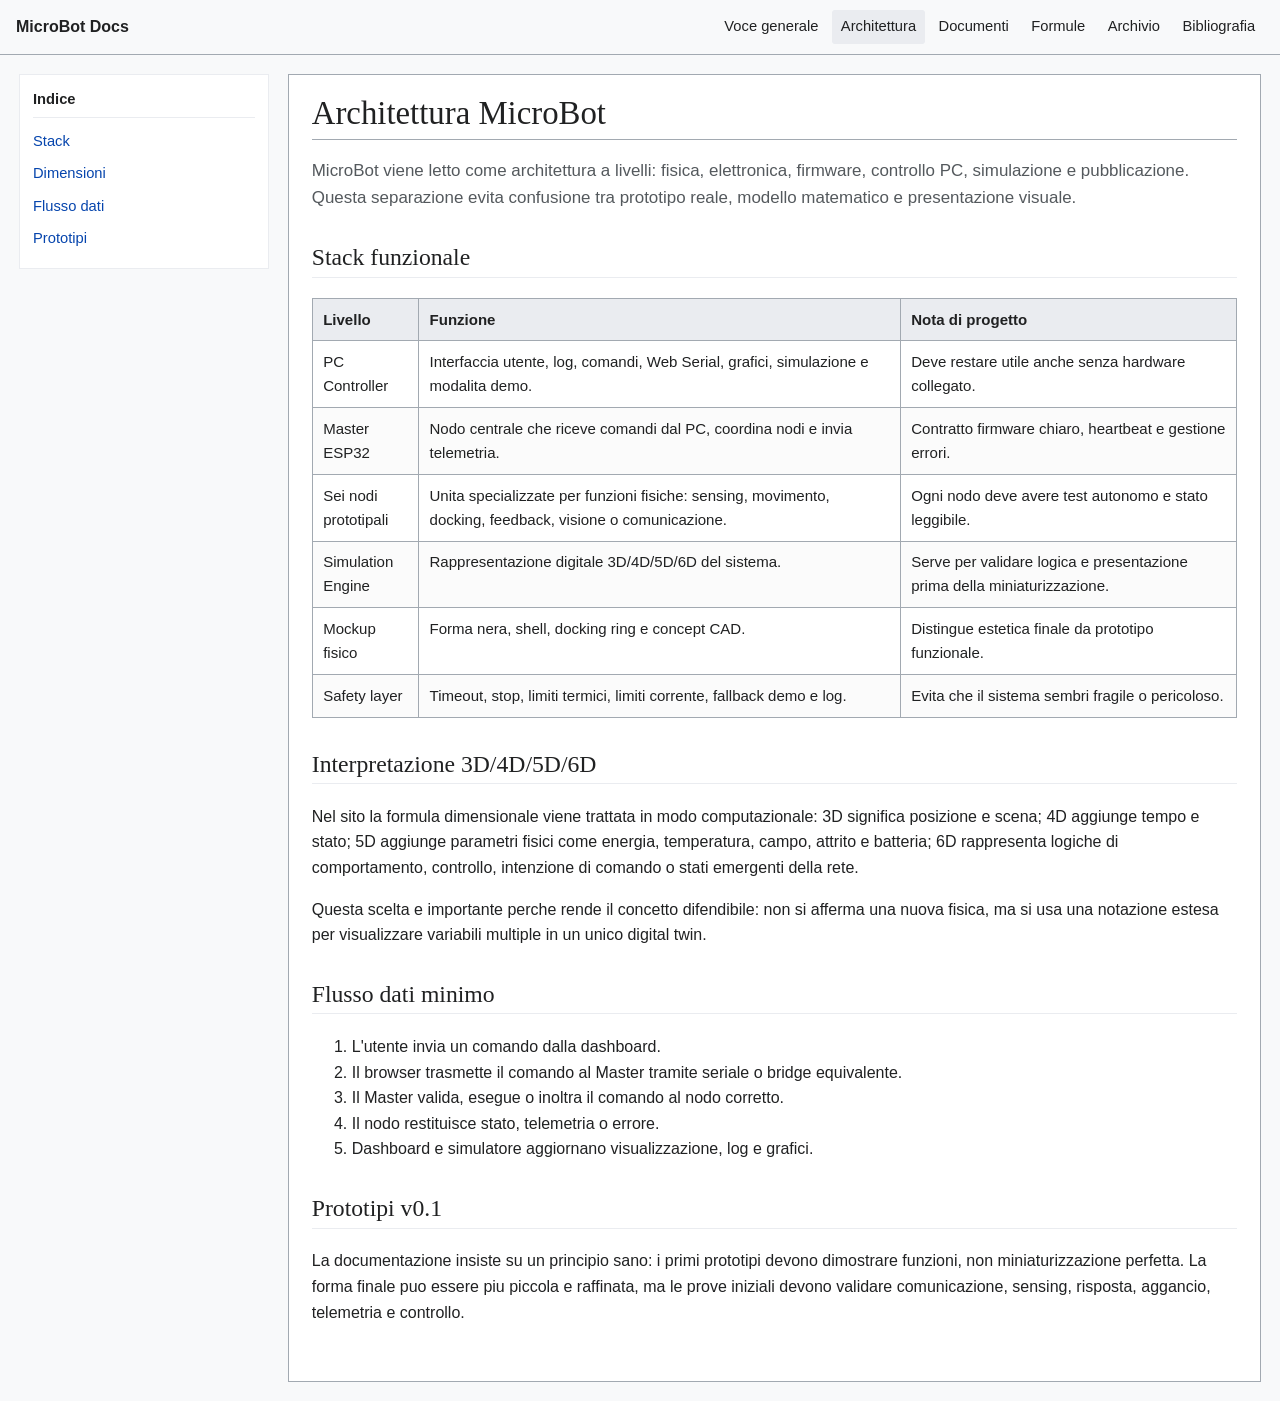
<file: architettura.html>
<!doctype html>
<html lang="it">
<head>
  <meta charset="utf-8" />
  <meta name="viewport" content="width=device-width, initial-scale=1" />
  <title>Architettura · MicroBot Docs</title>
  <meta name="description" content="Documentazione MicroBot in stile wiki." />
  <link rel="stylesheet" href="assets/css/styles.css" />
</head>
<body>
  <header class="topbar">
    <a class="brand" href="index.html">MicroBot Docs</a>
    <nav><a class="" href="index.html">Voce generale</a>
<a class="active" href="architettura.html">Architettura</a>
<a class="" href="documenti.html">Documenti</a>
<a class="" href="formule.html">Formule</a>
<a class="" href="archivio.html">Archivio</a>
<a class="" href="bibliografia.html">Bibliografia</a></nav>
  </header>
  <main class="page">
    
    <aside class="toc"><strong>Indice</strong><a href="#stack">Stack</a><a href="#dimensioni">Dimensioni</a><a href="#flusso">Flusso dati</a><a href="#prototipi">Prototipi</a></aside>
    <article class="article">
      <h1>Architettura MicroBot</h1>
      <p class="lead">MicroBot viene letto come architettura a livelli: fisica, elettronica, firmware, controllo PC, simulazione e pubblicazione. Questa separazione evita confusione tra prototipo reale, modello matematico e presentazione visuale.</p>
      <section id="stack">
        <h2>Stack funzionale</h2>
        <table><thead><tr><th>Livello</th><th>Funzione</th><th>Nota di progetto</th></tr></thead><tbody><tr><td>PC Controller</td><td>Interfaccia utente, log, comandi, Web Serial, grafici, simulazione e modalita demo.</td><td>Deve restare utile anche senza hardware collegato.</td></tr><tr><td>Master ESP32</td><td>Nodo centrale che riceve comandi dal PC, coordina nodi e invia telemetria.</td><td>Contratto firmware chiaro, heartbeat e gestione errori.</td></tr><tr><td>Sei nodi prototipali</td><td>Unita specializzate per funzioni fisiche: sensing, movimento, docking, feedback, visione o comunicazione.</td><td>Ogni nodo deve avere test autonomo e stato leggibile.</td></tr><tr><td>Simulation Engine</td><td>Rappresentazione digitale 3D/4D/5D/6D del sistema.</td><td>Serve per validare logica e presentazione prima della miniaturizzazione.</td></tr><tr><td>Mockup fisico</td><td>Forma nera, shell, docking ring e concept CAD.</td><td>Distingue estetica finale da prototipo funzionale.</td></tr><tr><td>Safety layer</td><td>Timeout, stop, limiti termici, limiti corrente, fallback demo e log.</td><td>Evita che il sistema sembri fragile o pericoloso.</td></tr></tbody></table>
      </section>
      <section id="dimensioni">
        <h2>Interpretazione 3D/4D/5D/6D</h2>
        <p>Nel sito la formula dimensionale viene trattata in modo computazionale: 3D significa posizione e scena; 4D aggiunge tempo e stato; 5D aggiunge parametri fisici come energia, temperatura, campo, attrito e batteria; 6D rappresenta logiche di comportamento, controllo, intenzione di comando o stati emergenti della rete.</p>
        <p>Questa scelta e importante perche rende il concetto difendibile: non si afferma una nuova fisica, ma si usa una notazione estesa per visualizzare variabili multiple in un unico digital twin.</p>
      </section>
      <section id="flusso">
        <h2>Flusso dati minimo</h2>
        <ol>
          <li>L'utente invia un comando dalla dashboard.</li>
          <li>Il browser trasmette il comando al Master tramite seriale o bridge equivalente.</li>
          <li>Il Master valida, esegue o inoltra il comando al nodo corretto.</li>
          <li>Il nodo restituisce stato, telemetria o errore.</li>
          <li>Dashboard e simulatore aggiornano visualizzazione, log e grafici.</li>
        </ol>
      </section>
      <section id="prototipi">
        <h2>Prototipi v0.1</h2>
        <p>La documentazione insiste su un principio sano: i primi prototipi devono dimostrare funzioni, non miniaturizzazione perfetta. La forma finale puo essere piu piccola e raffinata, ma le prove iniziali devono validare comunicazione, sensing, risposta, aggancio, telemetria e controllo.</p>
      </section>
    </article>
    
  </main>
  <script src="assets/js/app.js"></script>
</body>
</html>
</file>
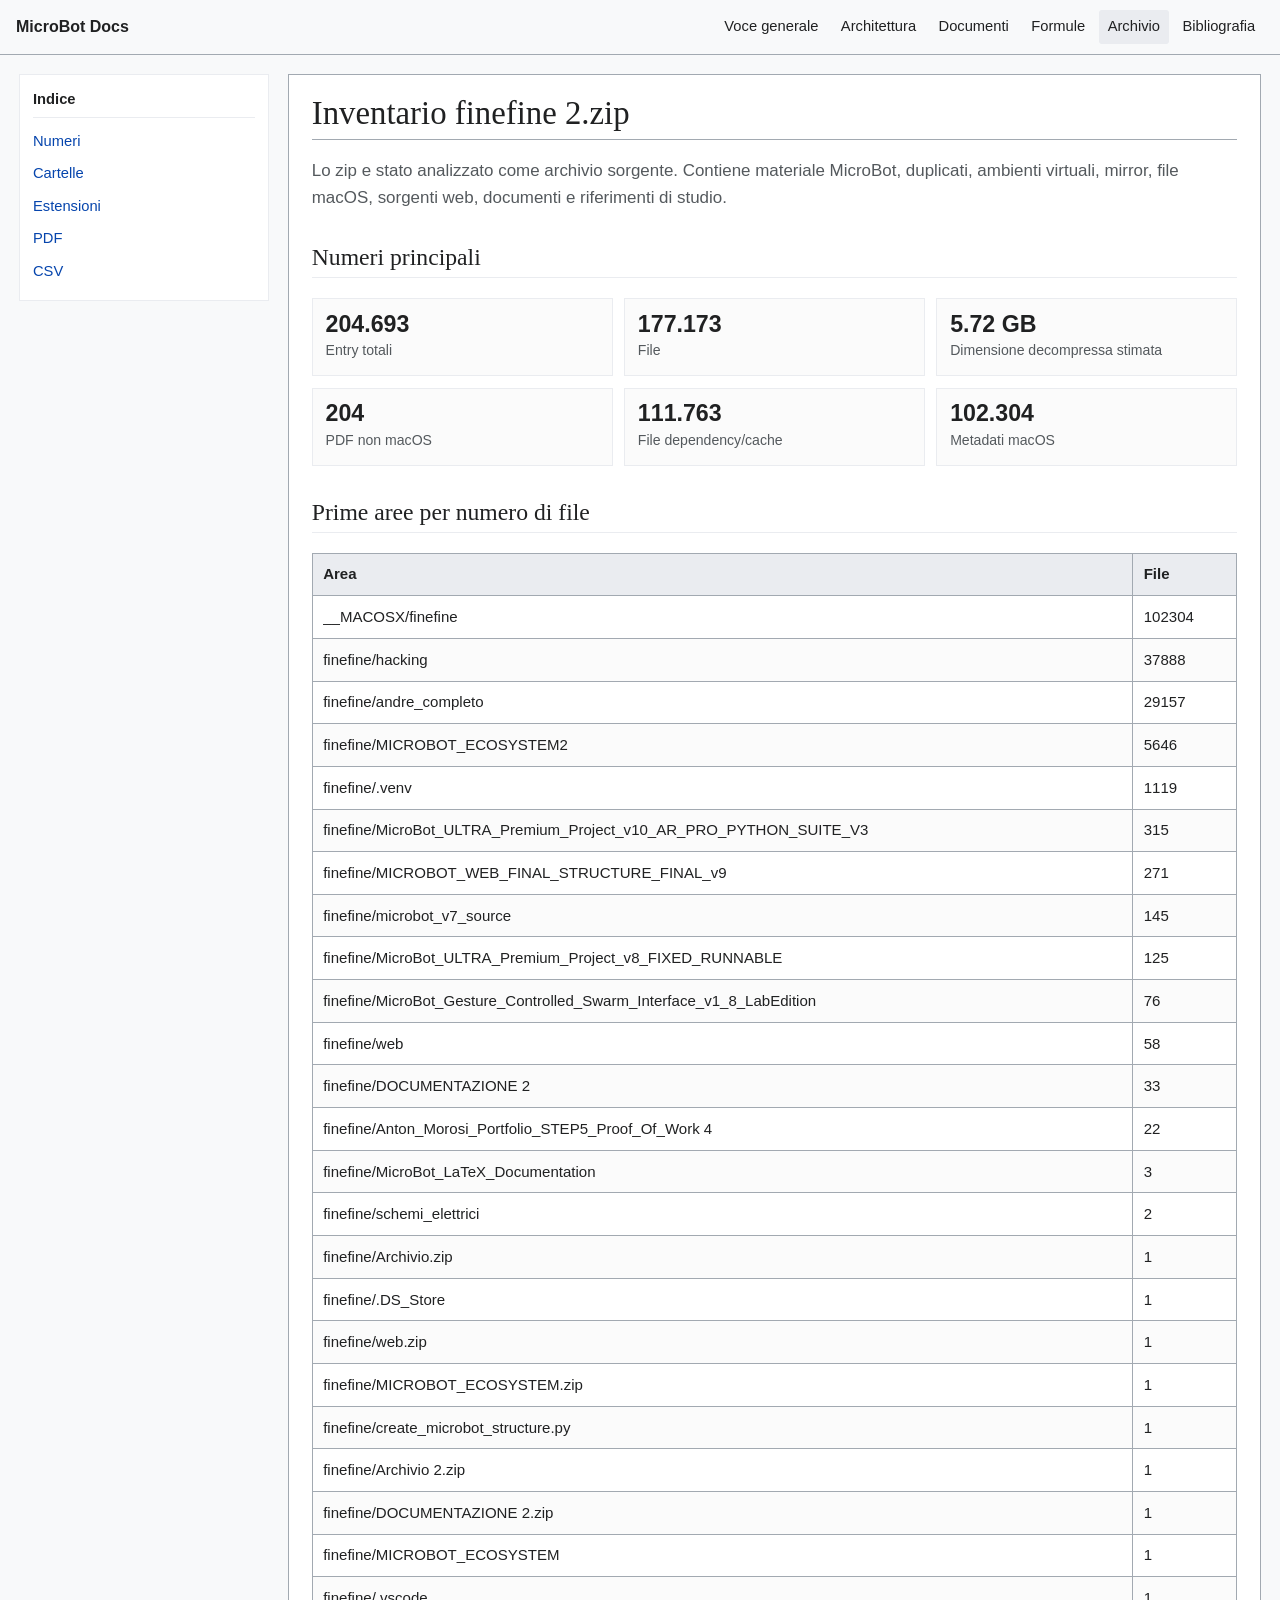
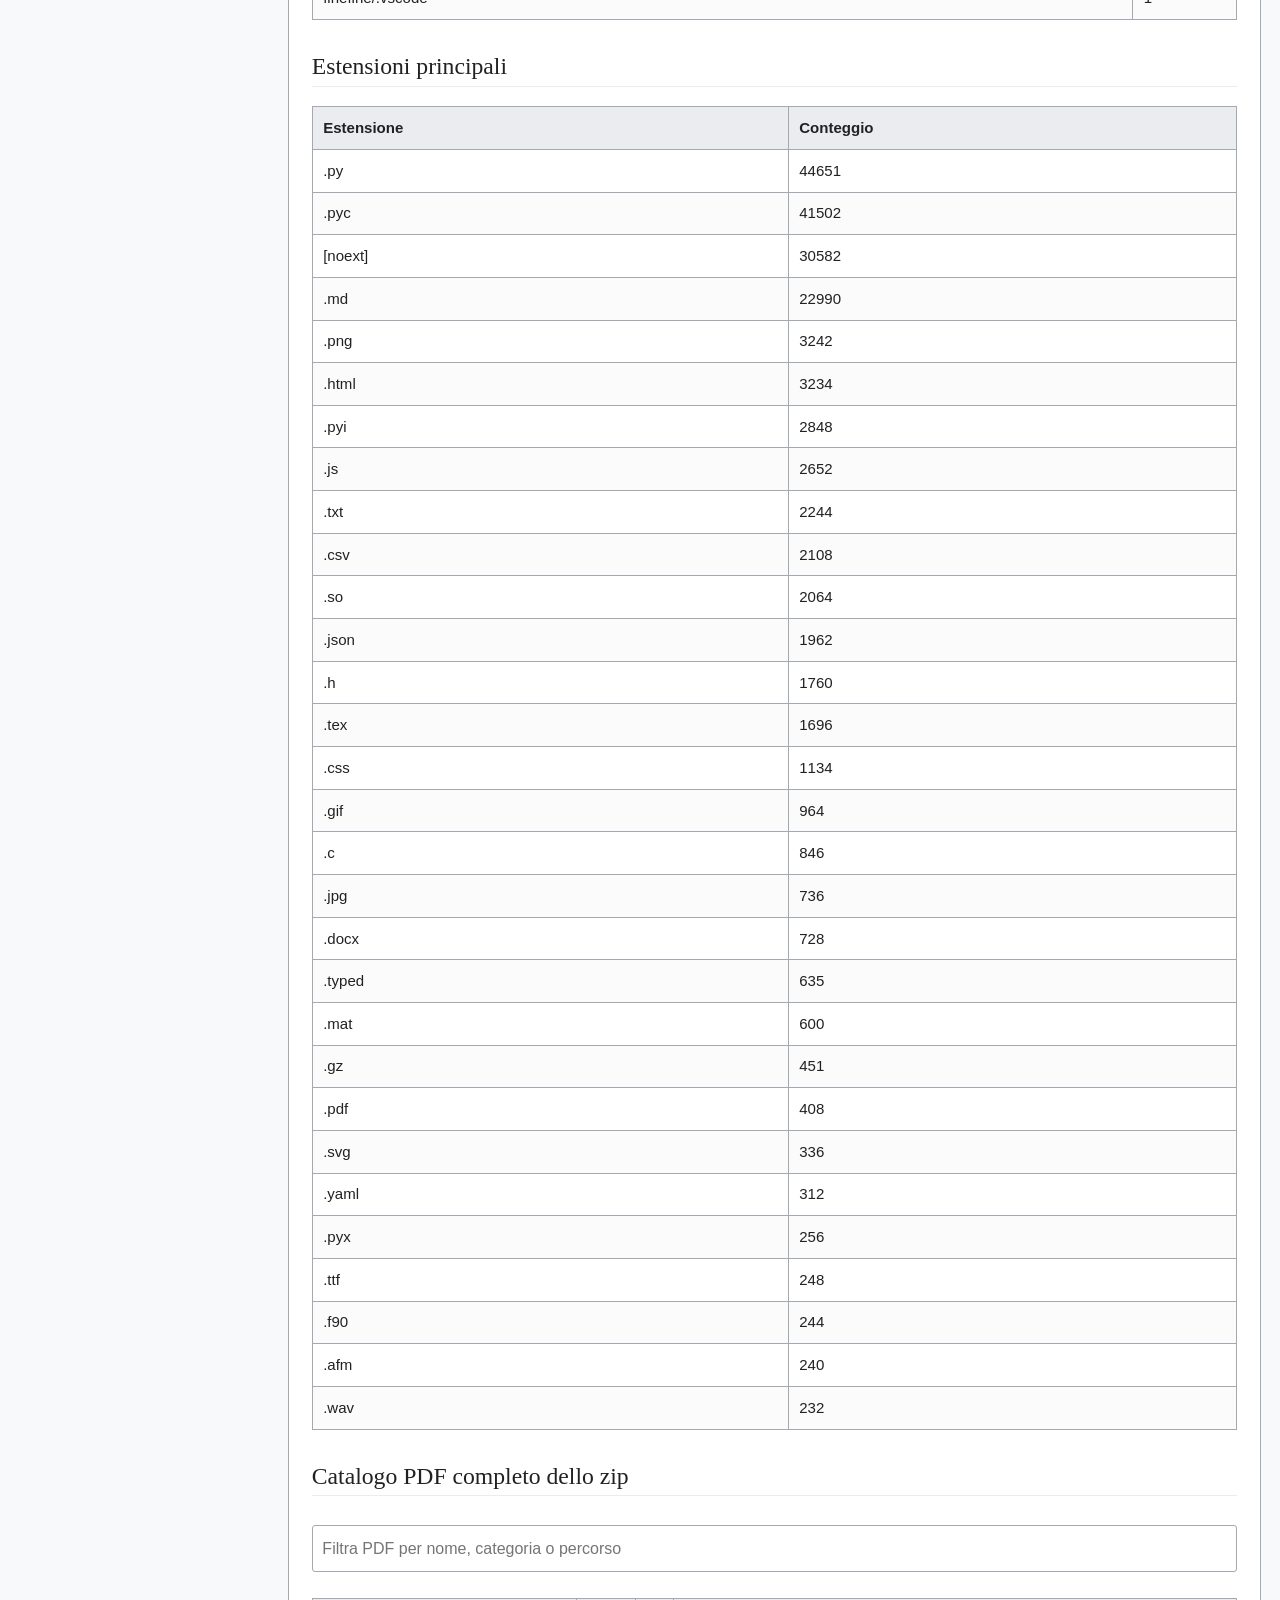
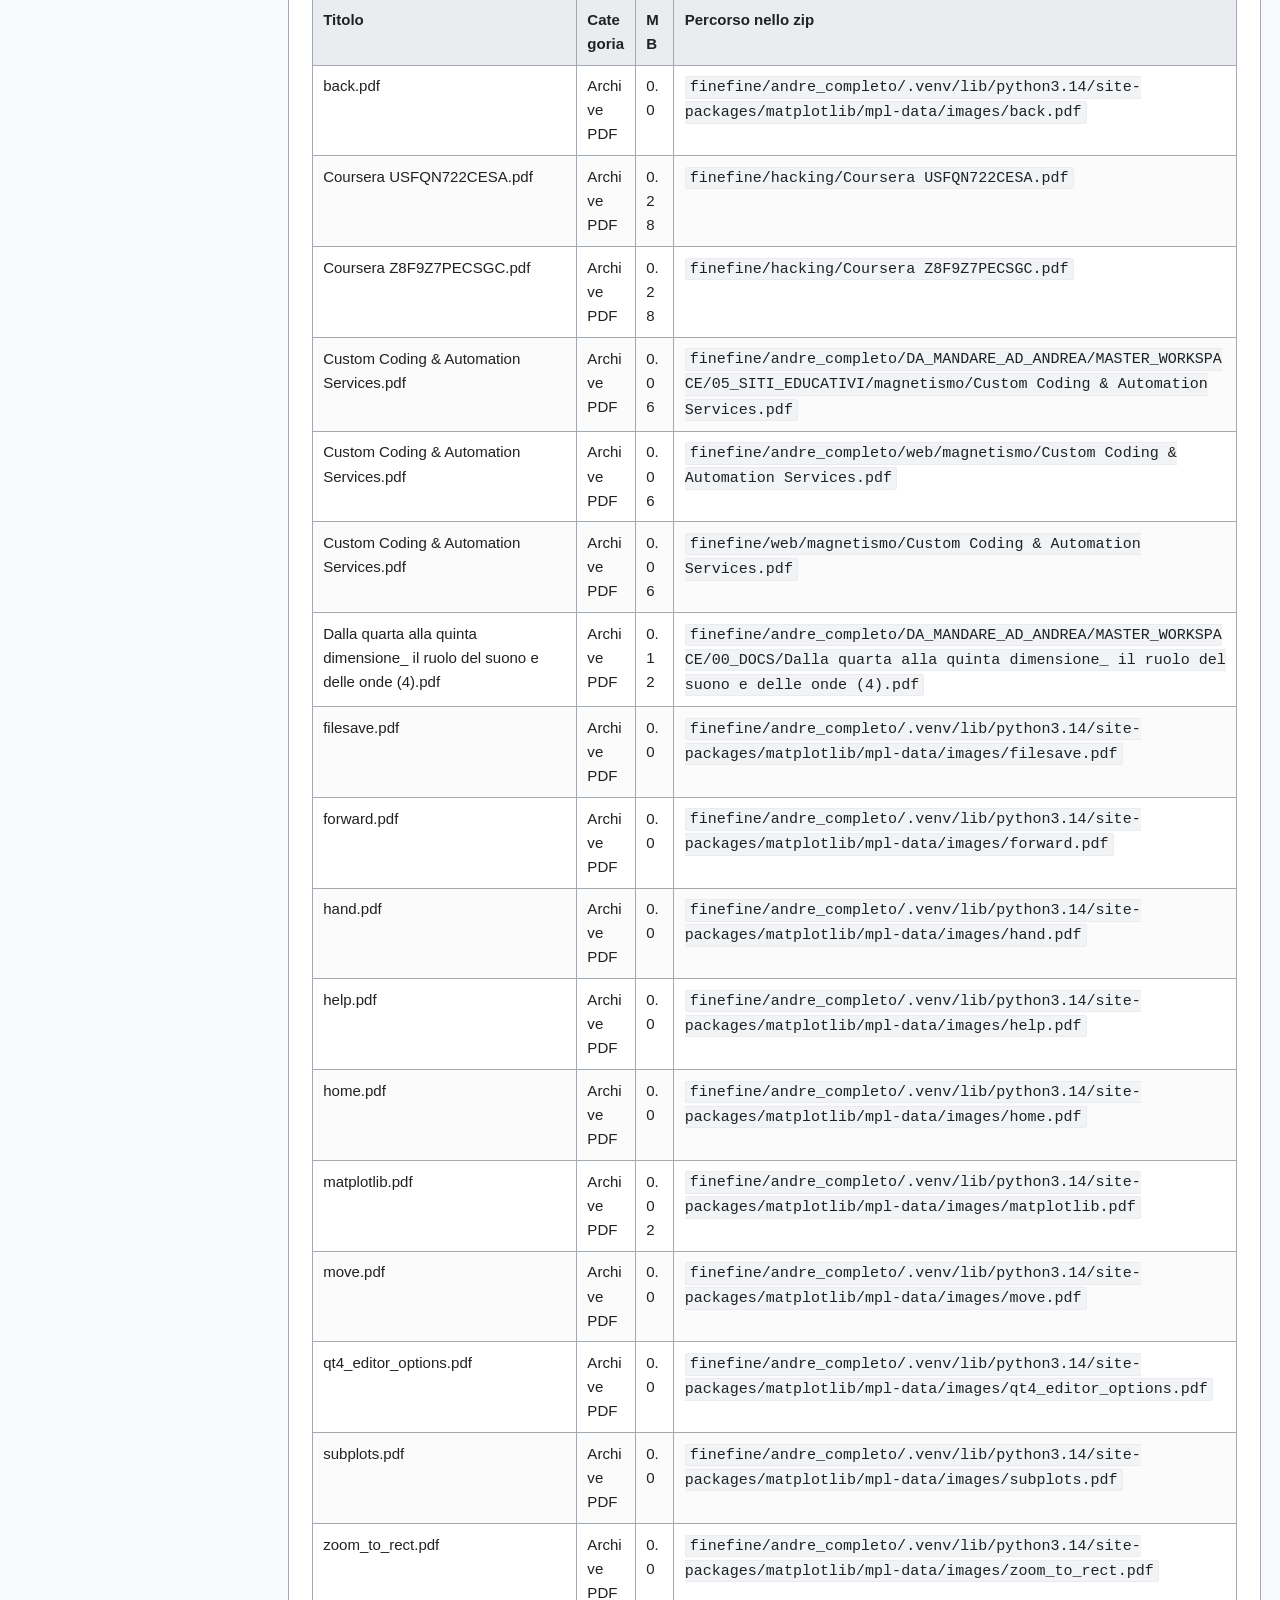
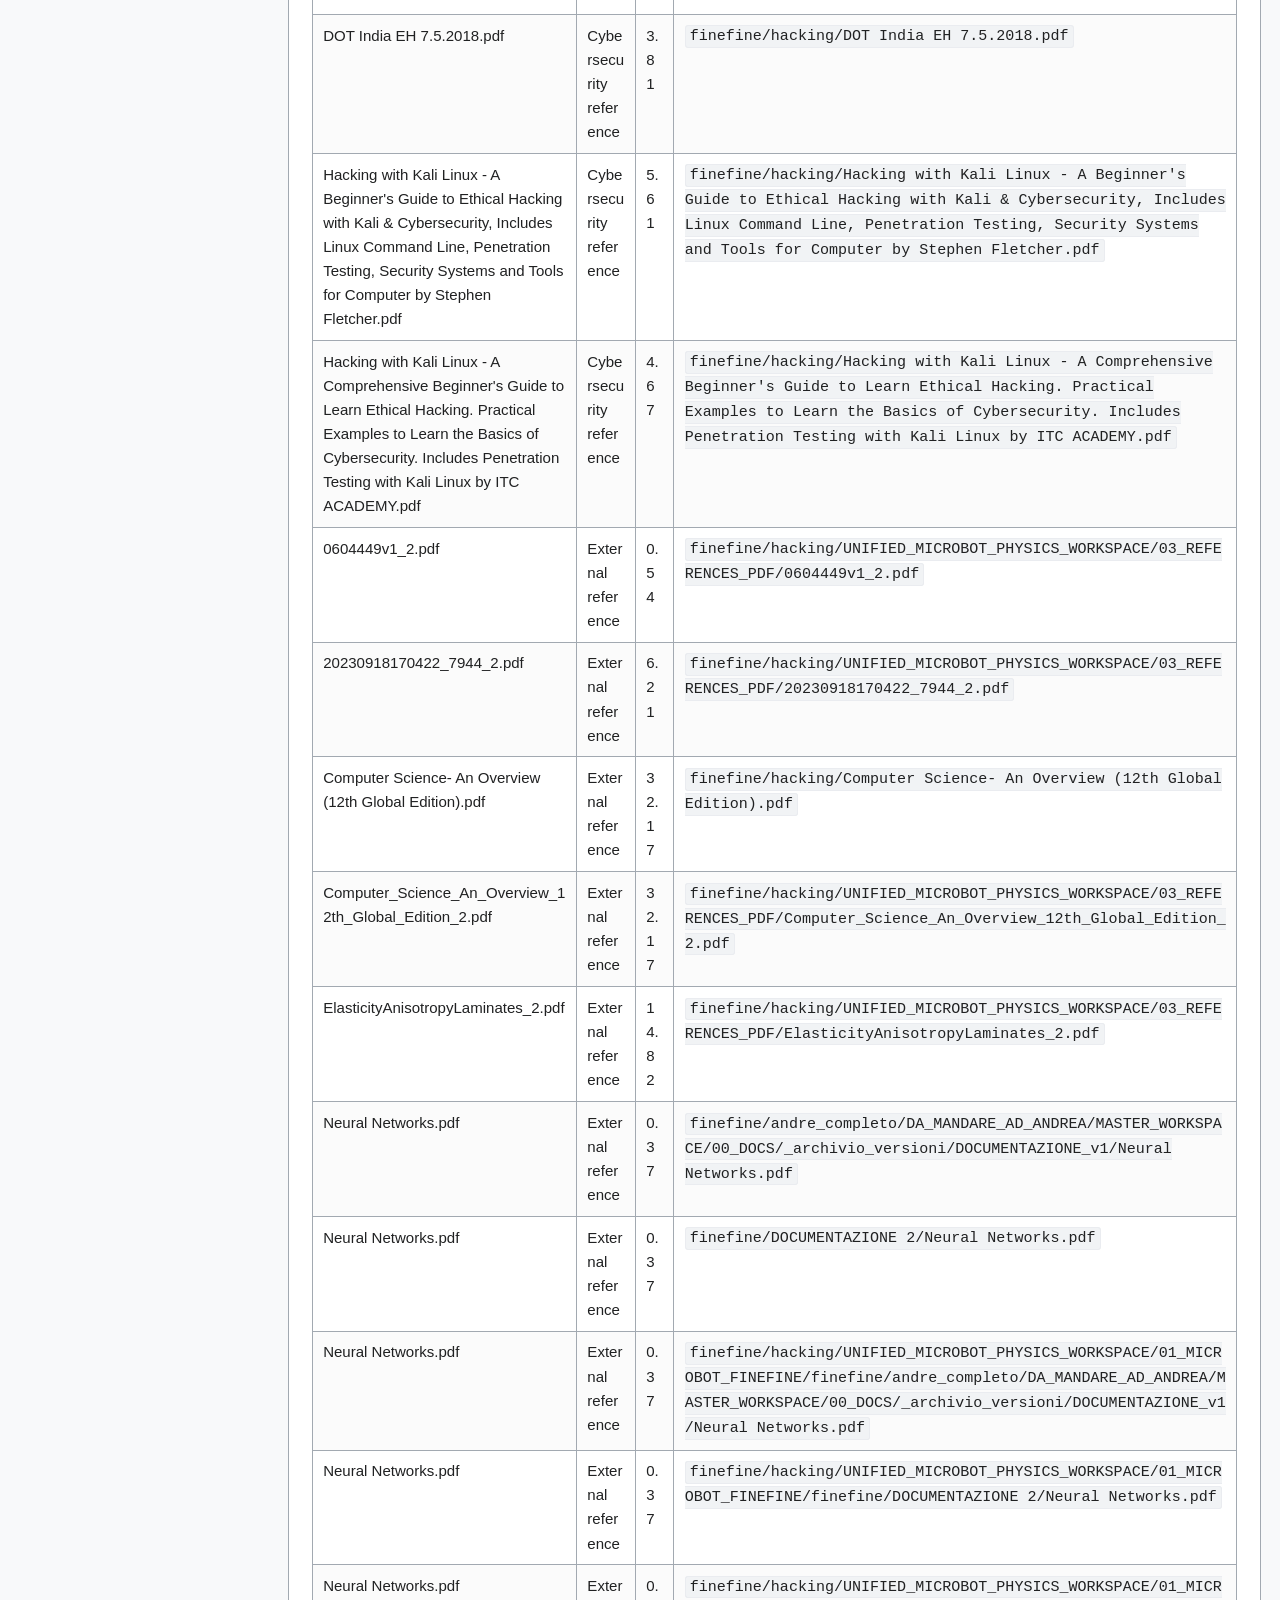
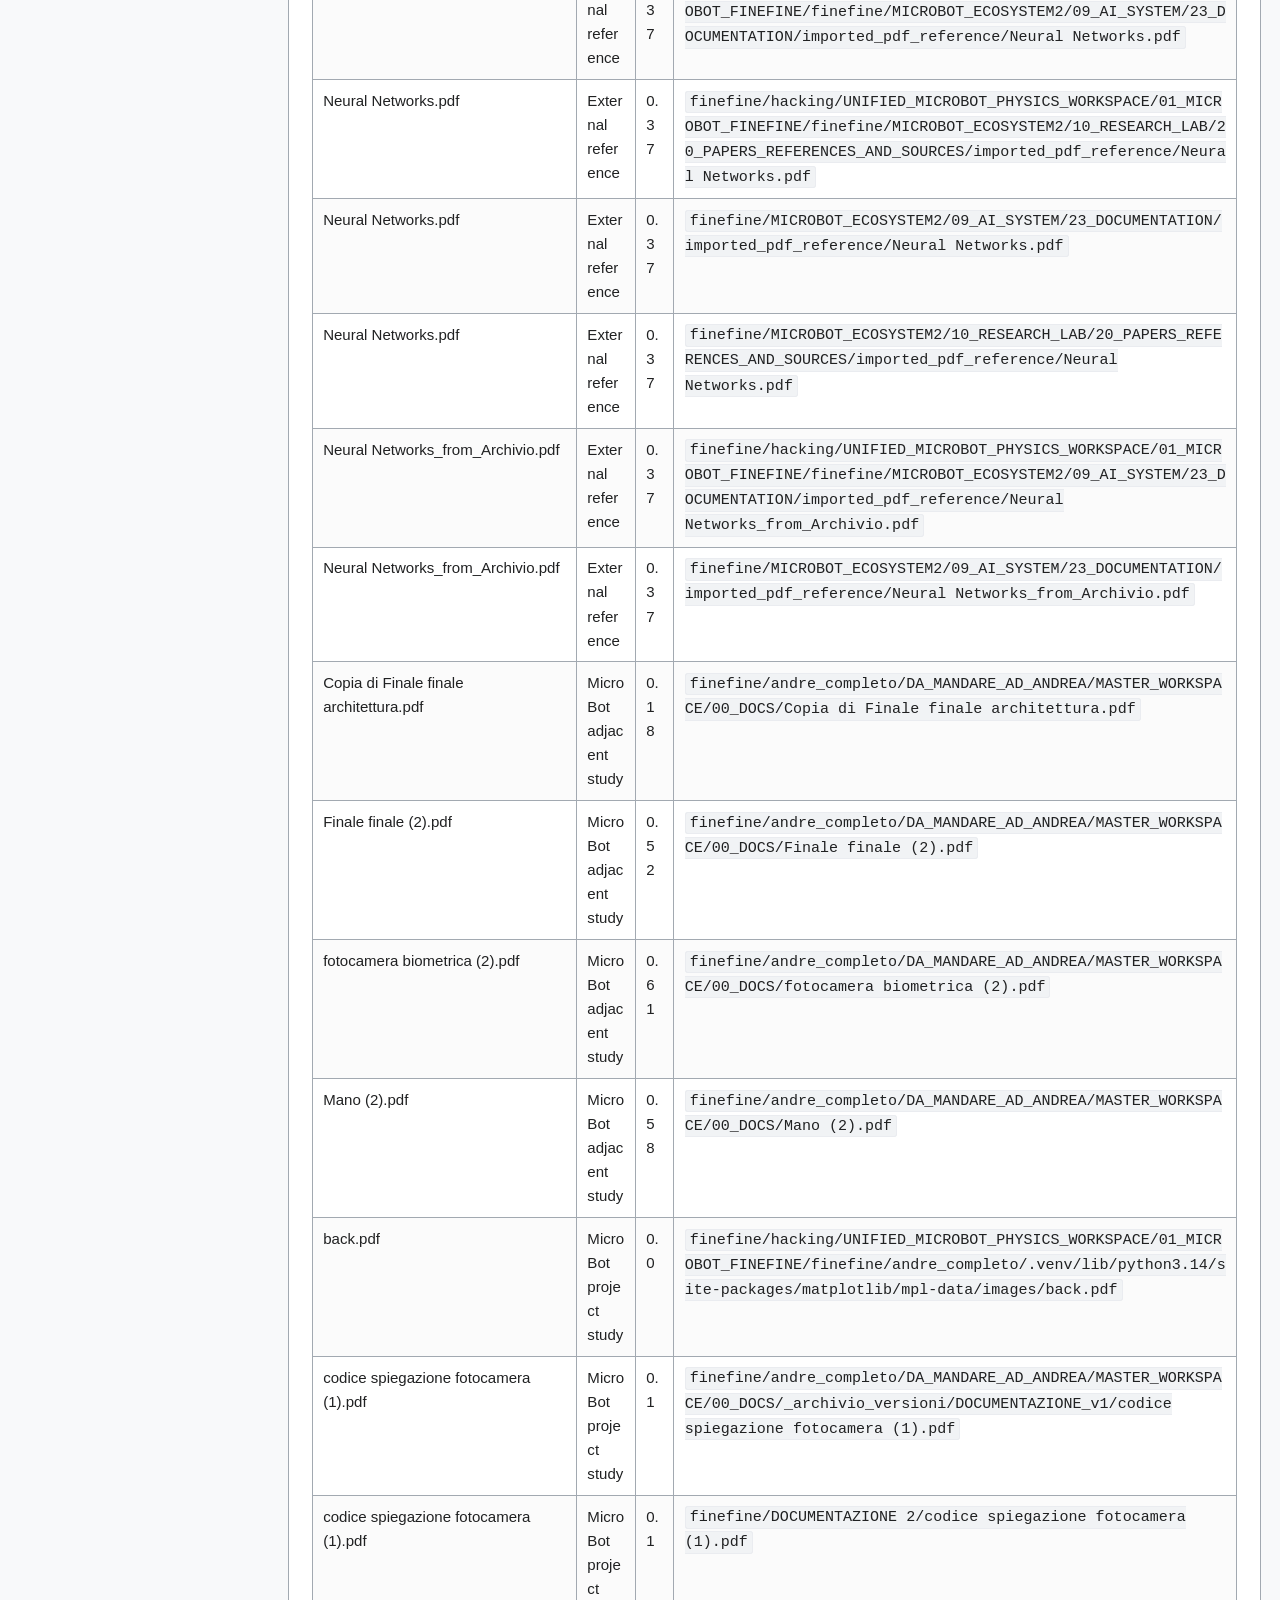
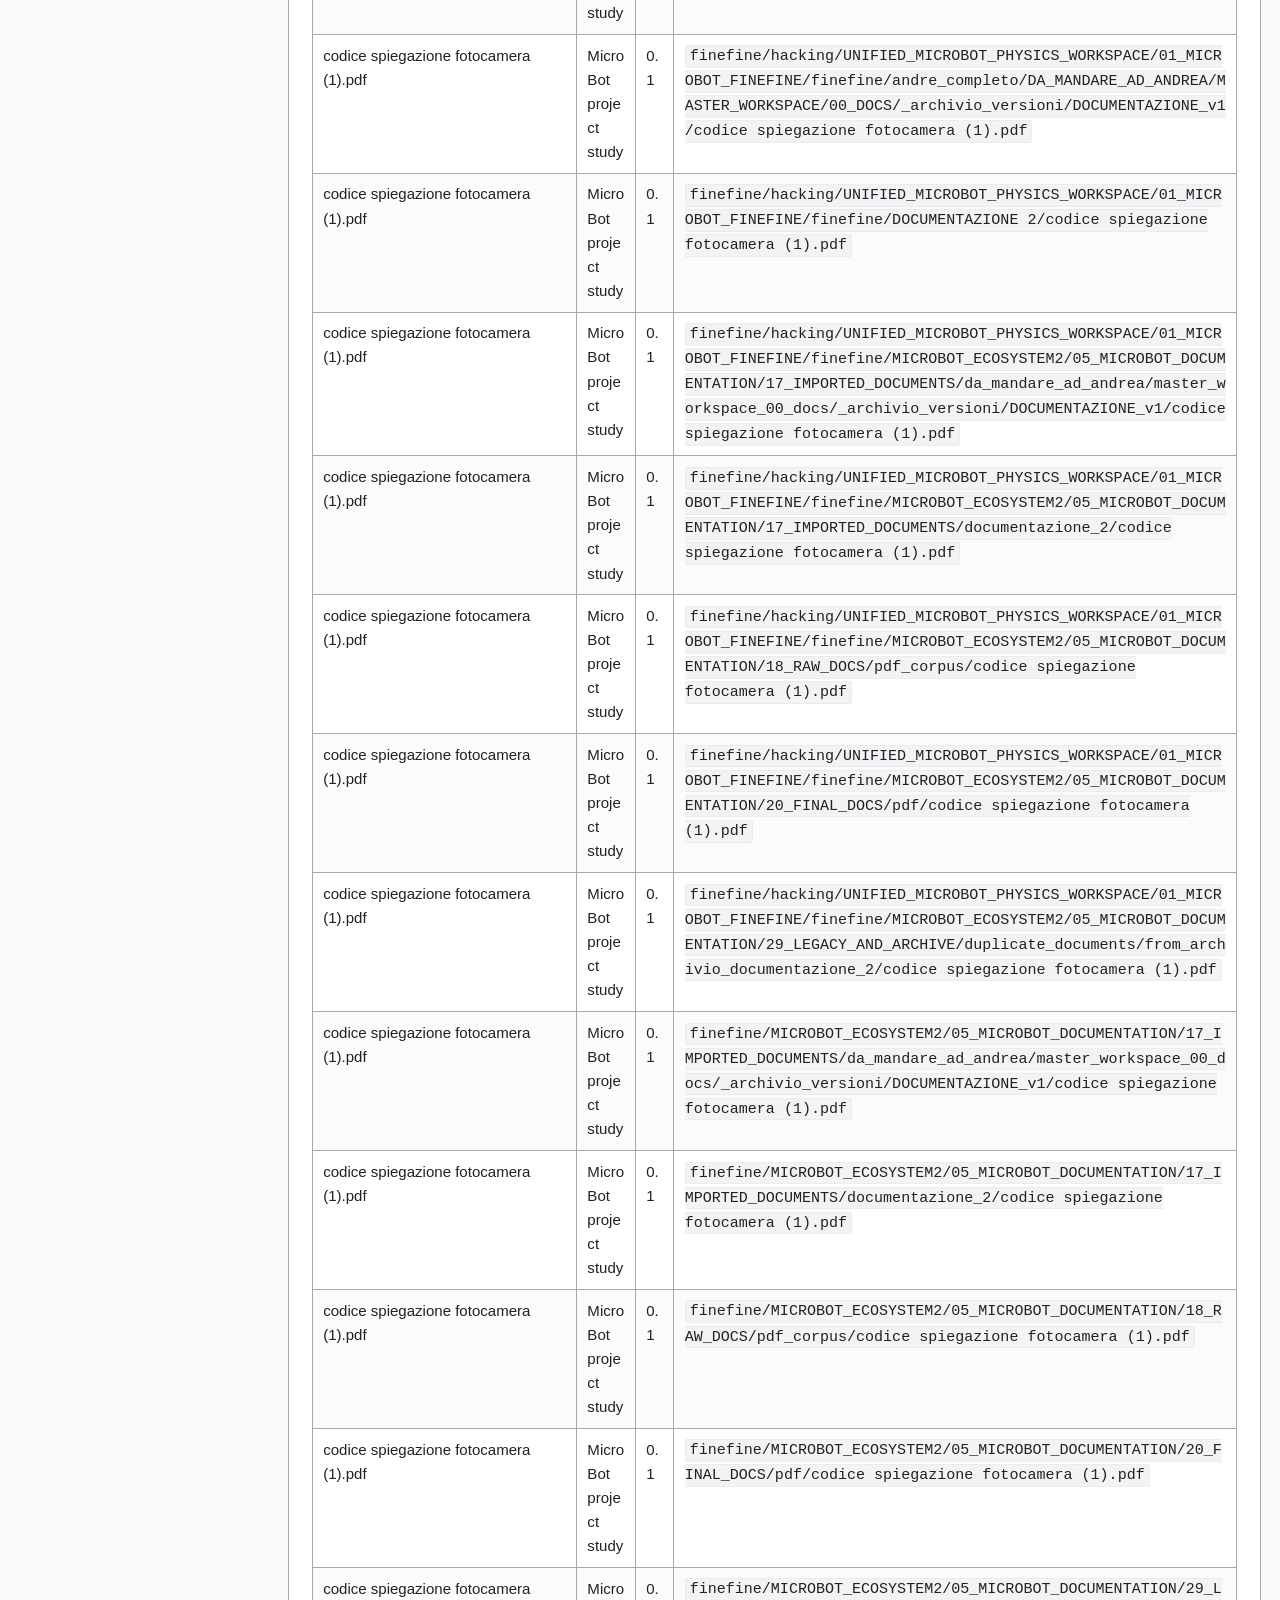
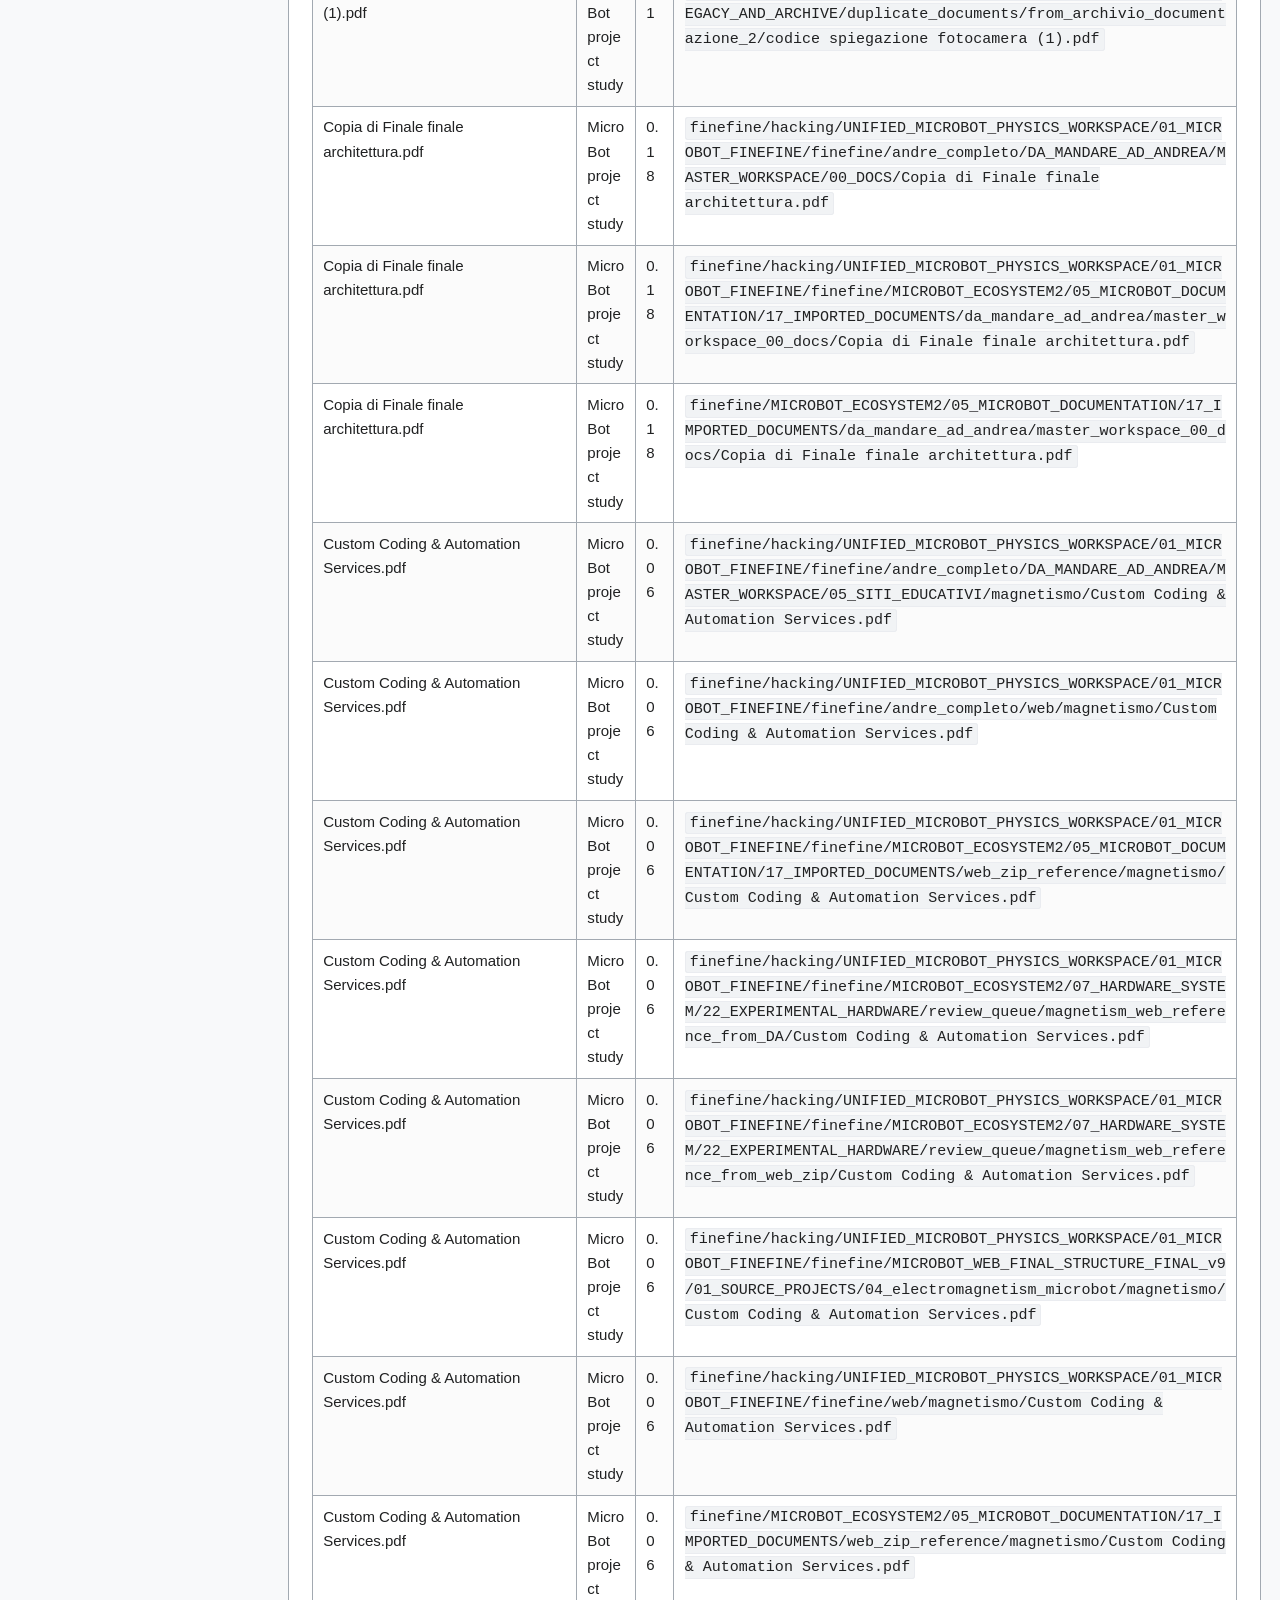
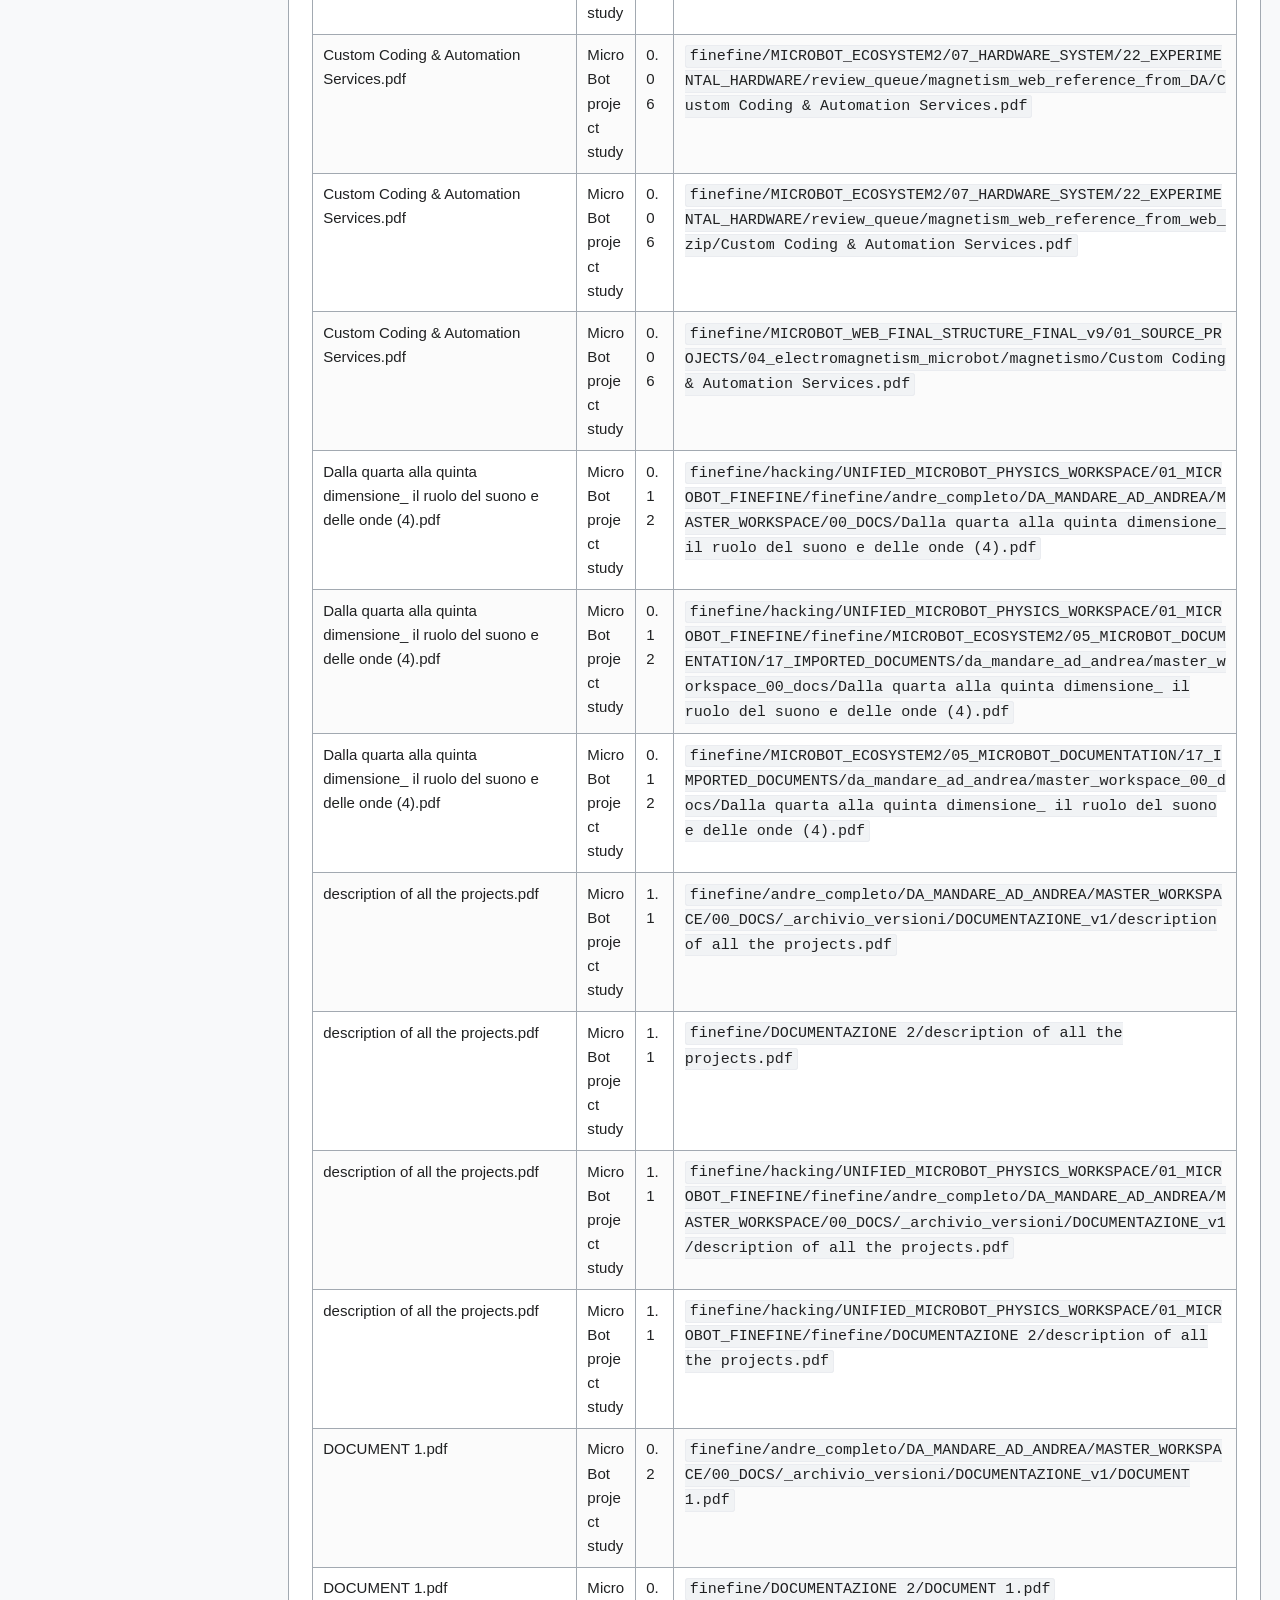
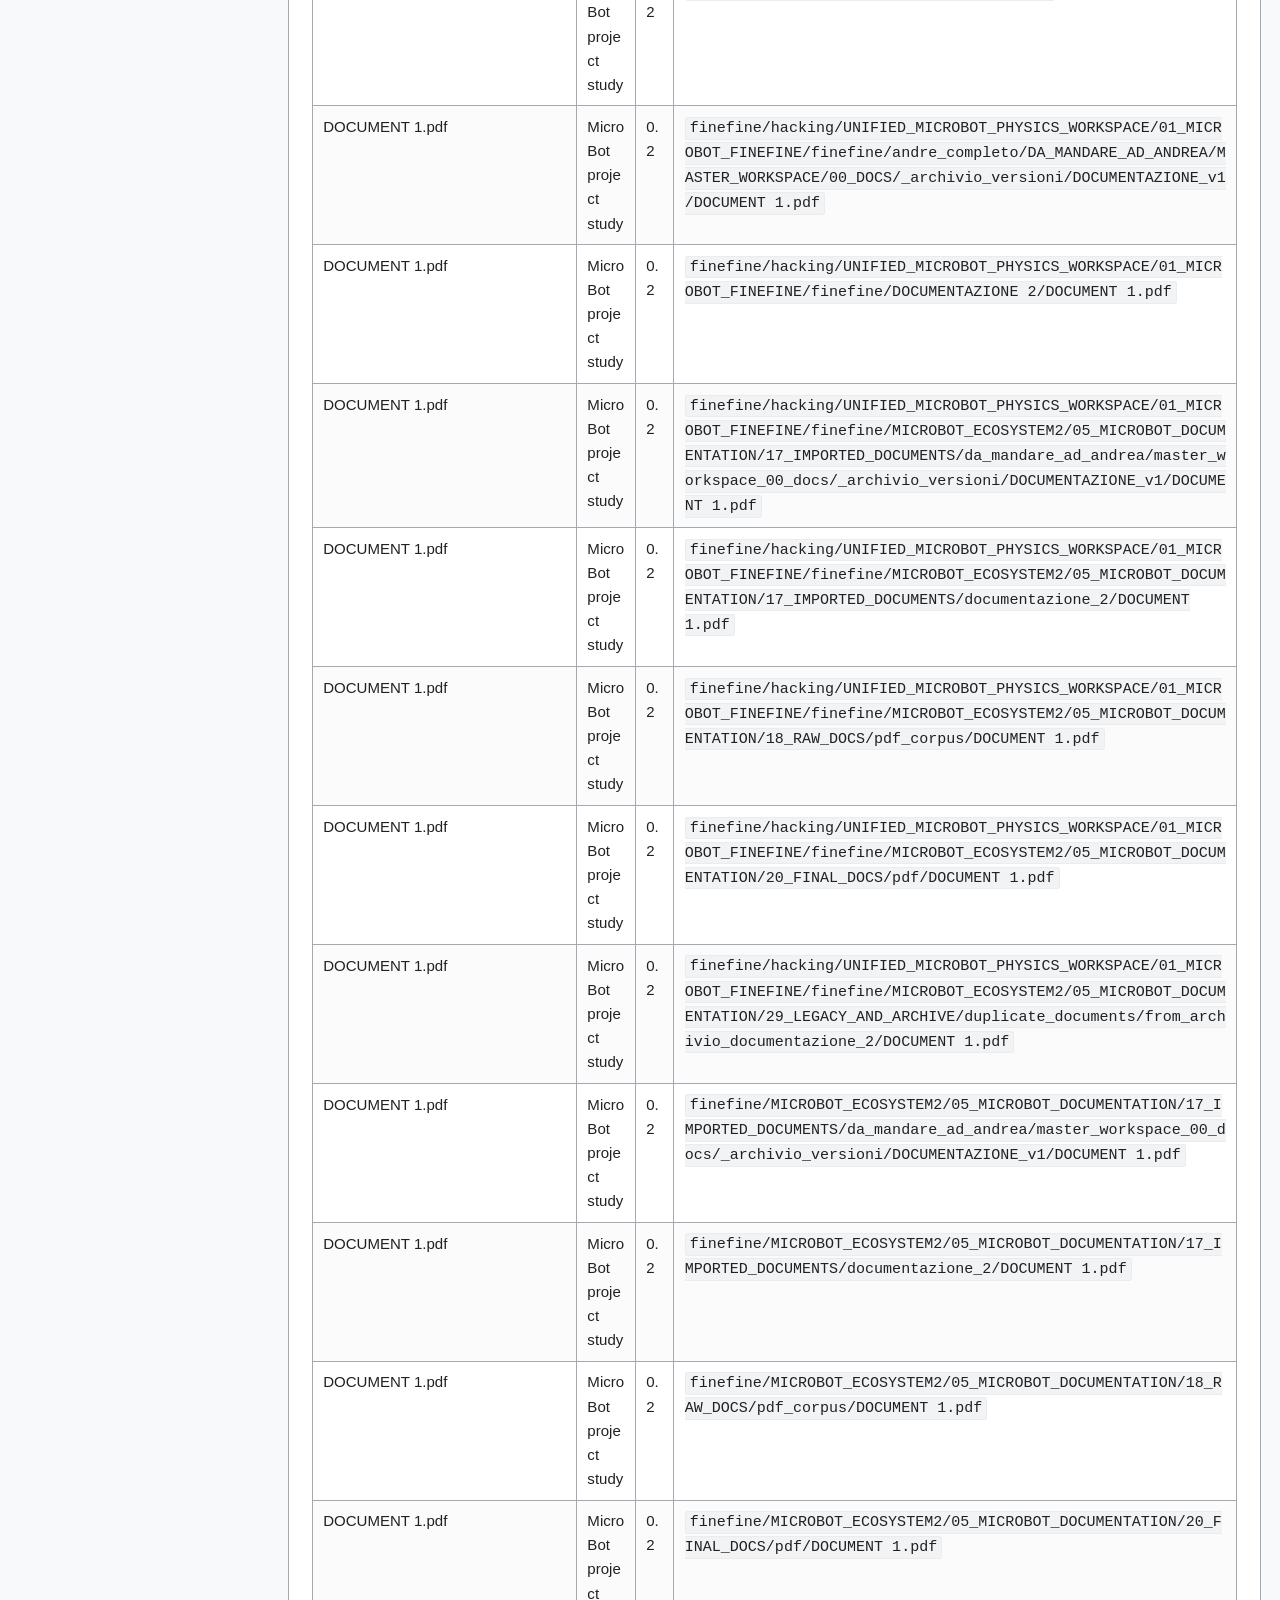
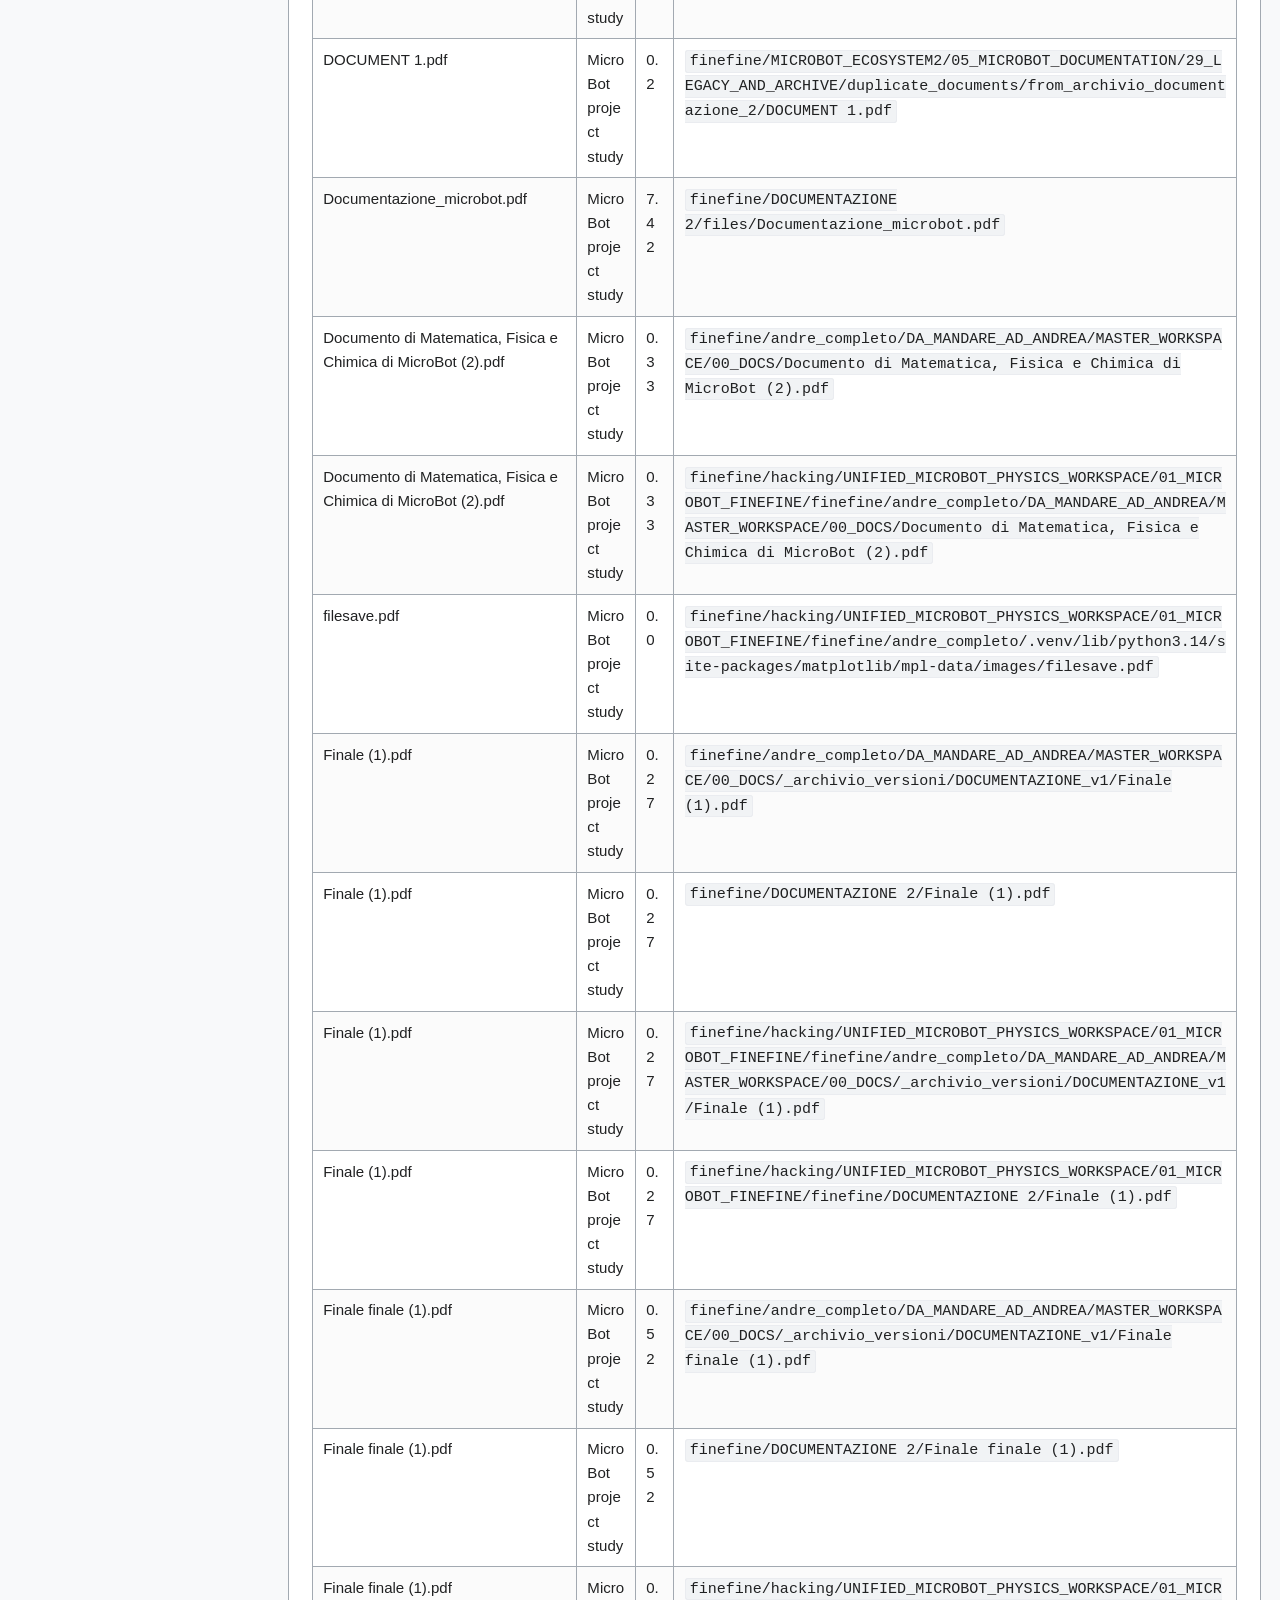
<file: archivio.html>
<!doctype html>
<html lang="it">
<head>
  <meta charset="utf-8" />
  <meta name="viewport" content="width=device-width, initial-scale=1" />
  <title>Archivio · MicroBot Docs</title>
  <meta name="description" content="Documentazione MicroBot in stile wiki." />
  <link rel="stylesheet" href="assets/css/styles.css" />
</head>
<body>
  <header class="topbar">
    <a class="brand" href="index.html">MicroBot Docs</a>
    <nav><a class="" href="index.html">Voce generale</a>
<a class="" href="architettura.html">Architettura</a>
<a class="" href="documenti.html">Documenti</a>
<a class="" href="formule.html">Formule</a>
<a class="active" href="archivio.html">Archivio</a>
<a class="" href="bibliografia.html">Bibliografia</a></nav>
  </header>
  <main class="page">
    
    <aside class="toc"><strong>Indice</strong><a href="#numeri">Numeri</a><a href="#cartelle">Cartelle</a><a href="#estensioni">Estensioni</a><a href="#pdf">PDF</a><a href="#csv">CSV</a></aside>
    <article class="article">
      <h1>Inventario finefine 2.zip</h1>
      <p class="lead">Lo zip e stato analizzato come archivio sorgente. Contiene materiale MicroBot, duplicati, ambienti virtuali, mirror, file macOS, sorgenti web, documenti e riferimenti di studio.</p>
      <section id="numeri">
        <h2>Numeri principali</h2>
        <div class="metrics">
          <div class="metric"><strong>204.693</strong><span>Entry totali</span></div>
          <div class="metric"><strong>177.173</strong><span>File</span></div>
          <div class="metric"><strong>5.72 GB</strong><span>Dimensione decompressa stimata</span></div>
          <div class="metric"><strong>204</strong><span>PDF non macOS</span></div>
          <div class="metric"><strong>111.763</strong><span>File dependency/cache</span></div>
          <div class="metric"><strong>102.304</strong><span>Metadati macOS</span></div>
        </div>
      </section>
      <section id="cartelle">
        <h2>Prime aree per numero di file</h2>
        <table><thead><tr><th>Area</th><th>File</th></tr></thead><tbody><tr><td>__MACOSX/finefine</td><td>102304</td></tr><tr><td>finefine/hacking</td><td>37888</td></tr><tr><td>finefine/andre_completo</td><td>29157</td></tr><tr><td>finefine/MICROBOT_ECOSYSTEM2</td><td>5646</td></tr><tr><td>finefine/.venv</td><td>1119</td></tr><tr><td>finefine/MicroBot_ULTRA_Premium_Project_v10_AR_PRO_PYTHON_SUITE_V3</td><td>315</td></tr><tr><td>finefine/MICROBOT_WEB_FINAL_STRUCTURE_FINAL_v9</td><td>271</td></tr><tr><td>finefine/microbot_v7_source</td><td>145</td></tr><tr><td>finefine/MicroBot_ULTRA_Premium_Project_v8_FIXED_RUNNABLE</td><td>125</td></tr><tr><td>finefine/MicroBot_Gesture_Controlled_Swarm_Interface_v1_8_LabEdition</td><td>76</td></tr><tr><td>finefine/web</td><td>58</td></tr><tr><td>finefine/DOCUMENTAZIONE 2</td><td>33</td></tr><tr><td>finefine/Anton_Morosi_Portfolio_STEP5_Proof_Of_Work 4</td><td>22</td></tr><tr><td>finefine/MicroBot_LaTeX_Documentation</td><td>3</td></tr><tr><td>finefine/schemi_elettrici</td><td>2</td></tr><tr><td>finefine/Archivio.zip</td><td>1</td></tr><tr><td>finefine/.DS_Store</td><td>1</td></tr><tr><td>finefine/web.zip</td><td>1</td></tr><tr><td>finefine/MICROBOT_ECOSYSTEM.zip</td><td>1</td></tr><tr><td>finefine/create_microbot_structure.py</td><td>1</td></tr><tr><td>finefine/Archivio 2.zip</td><td>1</td></tr><tr><td>finefine/DOCUMENTAZIONE 2.zip</td><td>1</td></tr><tr><td>finefine/MICROBOT_ECOSYSTEM</td><td>1</td></tr><tr><td>finefine/.vscode</td><td>1</td></tr></tbody></table>
      </section>
      <section id="estensioni">
        <h2>Estensioni principali</h2>
        <table><thead><tr><th>Estensione</th><th>Conteggio</th></tr></thead><tbody><tr><td>.py</td><td>44651</td></tr><tr><td>.pyc</td><td>41502</td></tr><tr><td>[noext]</td><td>30582</td></tr><tr><td>.md</td><td>22990</td></tr><tr><td>.png</td><td>3242</td></tr><tr><td>.html</td><td>3234</td></tr><tr><td>.pyi</td><td>2848</td></tr><tr><td>.js</td><td>2652</td></tr><tr><td>.txt</td><td>2244</td></tr><tr><td>.csv</td><td>2108</td></tr><tr><td>.so</td><td>2064</td></tr><tr><td>.json</td><td>1962</td></tr><tr><td>.h</td><td>1760</td></tr><tr><td>.tex</td><td>1696</td></tr><tr><td>.css</td><td>1134</td></tr><tr><td>.gif</td><td>964</td></tr><tr><td>.c</td><td>846</td></tr><tr><td>.jpg</td><td>736</td></tr><tr><td>.docx</td><td>728</td></tr><tr><td>.typed</td><td>635</td></tr><tr><td>.mat</td><td>600</td></tr><tr><td>.gz</td><td>451</td></tr><tr><td>.pdf</td><td>408</td></tr><tr><td>.svg</td><td>336</td></tr><tr><td>.yaml</td><td>312</td></tr><tr><td>.pyx</td><td>256</td></tr><tr><td>.ttf</td><td>248</td></tr><tr><td>.f90</td><td>244</td></tr><tr><td>.afm</td><td>240</td></tr><tr><td>.wav</td><td>232</td></tr></tbody></table>
      </section>
      <section id="pdf">
        <h2>Catalogo PDF completo dello zip</h2>
        <input class="search" type="search" placeholder="Filtra PDF per nome, categoria o percorso" data-filter-table="pdf-table" />
        <table id="pdf-table"><thead><tr><th>Titolo</th><th>Categoria</th><th>MB</th><th>Percorso nello zip</th></tr></thead><tbody><tr><td>back.pdf</td><td>Archive PDF</td><td>0.0</td><td><code>finefine/andre_completo/.venv/lib/python3.14/site-packages/matplotlib/mpl-data/images/back.pdf</code></td></tr><tr><td>Coursera USFQN722CESA.pdf</td><td>Archive PDF</td><td>0.28</td><td><code>finefine/hacking/Coursera USFQN722CESA.pdf</code></td></tr><tr><td>Coursera Z8F9Z7PECSGC.pdf</td><td>Archive PDF</td><td>0.28</td><td><code>finefine/hacking/Coursera Z8F9Z7PECSGC.pdf</code></td></tr><tr><td>Custom Coding &amp; Automation Services.pdf</td><td>Archive PDF</td><td>0.06</td><td><code>finefine/andre_completo/DA_MANDARE_AD_ANDREA/MASTER_WORKSPACE/05_SITI_EDUCATIVI/magnetismo/Custom Coding &amp; Automation Services.pdf</code></td></tr><tr><td>Custom Coding &amp; Automation Services.pdf</td><td>Archive PDF</td><td>0.06</td><td><code>finefine/andre_completo/web/magnetismo/Custom Coding &amp; Automation Services.pdf</code></td></tr><tr><td>Custom Coding &amp; Automation Services.pdf</td><td>Archive PDF</td><td>0.06</td><td><code>finefine/web/magnetismo/Custom Coding &amp; Automation Services.pdf</code></td></tr><tr><td>Dalla quarta alla quinta dimensione_ il ruolo del suono e delle onde (4).pdf</td><td>Archive PDF</td><td>0.12</td><td><code>finefine/andre_completo/DA_MANDARE_AD_ANDREA/MASTER_WORKSPACE/00_DOCS/Dalla quarta alla quinta dimensione_ il ruolo del suono e delle onde (4).pdf</code></td></tr><tr><td>filesave.pdf</td><td>Archive PDF</td><td>0.0</td><td><code>finefine/andre_completo/.venv/lib/python3.14/site-packages/matplotlib/mpl-data/images/filesave.pdf</code></td></tr><tr><td>forward.pdf</td><td>Archive PDF</td><td>0.0</td><td><code>finefine/andre_completo/.venv/lib/python3.14/site-packages/matplotlib/mpl-data/images/forward.pdf</code></td></tr><tr><td>hand.pdf</td><td>Archive PDF</td><td>0.0</td><td><code>finefine/andre_completo/.venv/lib/python3.14/site-packages/matplotlib/mpl-data/images/hand.pdf</code></td></tr><tr><td>help.pdf</td><td>Archive PDF</td><td>0.0</td><td><code>finefine/andre_completo/.venv/lib/python3.14/site-packages/matplotlib/mpl-data/images/help.pdf</code></td></tr><tr><td>home.pdf</td><td>Archive PDF</td><td>0.0</td><td><code>finefine/andre_completo/.venv/lib/python3.14/site-packages/matplotlib/mpl-data/images/home.pdf</code></td></tr><tr><td>matplotlib.pdf</td><td>Archive PDF</td><td>0.02</td><td><code>finefine/andre_completo/.venv/lib/python3.14/site-packages/matplotlib/mpl-data/images/matplotlib.pdf</code></td></tr><tr><td>move.pdf</td><td>Archive PDF</td><td>0.0</td><td><code>finefine/andre_completo/.venv/lib/python3.14/site-packages/matplotlib/mpl-data/images/move.pdf</code></td></tr><tr><td>qt4_editor_options.pdf</td><td>Archive PDF</td><td>0.0</td><td><code>finefine/andre_completo/.venv/lib/python3.14/site-packages/matplotlib/mpl-data/images/qt4_editor_options.pdf</code></td></tr><tr><td>subplots.pdf</td><td>Archive PDF</td><td>0.0</td><td><code>finefine/andre_completo/.venv/lib/python3.14/site-packages/matplotlib/mpl-data/images/subplots.pdf</code></td></tr><tr><td>zoom_to_rect.pdf</td><td>Archive PDF</td><td>0.0</td><td><code>finefine/andre_completo/.venv/lib/python3.14/site-packages/matplotlib/mpl-data/images/zoom_to_rect.pdf</code></td></tr><tr><td>DOT India EH 7.5.2018.pdf</td><td>Cybersecurity reference</td><td>3.81</td><td><code>finefine/hacking/DOT India EH 7.5.2018.pdf</code></td></tr><tr><td>Hacking with Kali Linux - A Beginner&#x27;s Guide to Ethical Hacking with Kali &amp; Cybersecurity, Includes Linux Command Line, Penetration Testing, Security Systems and Tools for Computer by Stephen Fletcher.pdf</td><td>Cybersecurity reference</td><td>5.61</td><td><code>finefine/hacking/Hacking with Kali Linux - A Beginner&#x27;s Guide to Ethical Hacking with Kali &amp; Cybersecurity, Includes Linux Command Line, Penetration Testing, Security Systems and Tools for Computer by Stephen Fletcher.pdf</code></td></tr><tr><td>Hacking with Kali Linux - A Comprehensive Beginner&#x27;s Guide to Learn Ethical Hacking. Practical Examples to Learn the Basics of Cybersecurity. Includes Penetration Testing with Kali Linux by ITC ACADEMY.pdf</td><td>Cybersecurity reference</td><td>4.67</td><td><code>finefine/hacking/Hacking with Kali Linux - A Comprehensive Beginner&#x27;s Guide to Learn Ethical Hacking. Practical Examples to Learn the Basics of Cybersecurity. Includes Penetration Testing with Kali Linux by ITC ACADEMY.pdf</code></td></tr><tr><td>0604449v1_2.pdf</td><td>External reference</td><td>0.54</td><td><code>finefine/hacking/UNIFIED_MICROBOT_PHYSICS_WORKSPACE/03_REFERENCES_PDF/0604449v1_2.pdf</code></td></tr><tr><td>20230918170422_7944_2.pdf</td><td>External reference</td><td>6.21</td><td><code>finefine/hacking/UNIFIED_MICROBOT_PHYSICS_WORKSPACE/03_REFERENCES_PDF/20230918170422_7944_2.pdf</code></td></tr><tr><td>Computer Science- An Overview (12th Global Edition).pdf</td><td>External reference</td><td>32.17</td><td><code>finefine/hacking/Computer Science- An Overview (12th Global Edition).pdf</code></td></tr><tr><td>Computer_Science_An_Overview_12th_Global_Edition_2.pdf</td><td>External reference</td><td>32.17</td><td><code>finefine/hacking/UNIFIED_MICROBOT_PHYSICS_WORKSPACE/03_REFERENCES_PDF/Computer_Science_An_Overview_12th_Global_Edition_2.pdf</code></td></tr><tr><td>ElasticityAnisotropyLaminates_2.pdf</td><td>External reference</td><td>14.82</td><td><code>finefine/hacking/UNIFIED_MICROBOT_PHYSICS_WORKSPACE/03_REFERENCES_PDF/ElasticityAnisotropyLaminates_2.pdf</code></td></tr><tr><td>Neural Networks.pdf</td><td>External reference</td><td>0.37</td><td><code>finefine/andre_completo/DA_MANDARE_AD_ANDREA/MASTER_WORKSPACE/00_DOCS/_archivio_versioni/DOCUMENTAZIONE_v1/Neural Networks.pdf</code></td></tr><tr><td>Neural Networks.pdf</td><td>External reference</td><td>0.37</td><td><code>finefine/DOCUMENTAZIONE 2/Neural Networks.pdf</code></td></tr><tr><td>Neural Networks.pdf</td><td>External reference</td><td>0.37</td><td><code>finefine/hacking/UNIFIED_MICROBOT_PHYSICS_WORKSPACE/01_MICROBOT_FINEFINE/finefine/andre_completo/DA_MANDARE_AD_ANDREA/MASTER_WORKSPACE/00_DOCS/_archivio_versioni/DOCUMENTAZIONE_v1/Neural Networks.pdf</code></td></tr><tr><td>Neural Networks.pdf</td><td>External reference</td><td>0.37</td><td><code>finefine/hacking/UNIFIED_MICROBOT_PHYSICS_WORKSPACE/01_MICROBOT_FINEFINE/finefine/DOCUMENTAZIONE 2/Neural Networks.pdf</code></td></tr><tr><td>Neural Networks.pdf</td><td>External reference</td><td>0.37</td><td><code>finefine/hacking/UNIFIED_MICROBOT_PHYSICS_WORKSPACE/01_MICROBOT_FINEFINE/finefine/MICROBOT_ECOSYSTEM2/09_AI_SYSTEM/23_DOCUMENTATION/imported_pdf_reference/Neural Networks.pdf</code></td></tr><tr><td>Neural Networks.pdf</td><td>External reference</td><td>0.37</td><td><code>finefine/hacking/UNIFIED_MICROBOT_PHYSICS_WORKSPACE/01_MICROBOT_FINEFINE/finefine/MICROBOT_ECOSYSTEM2/10_RESEARCH_LAB/20_PAPERS_REFERENCES_AND_SOURCES/imported_pdf_reference/Neural Networks.pdf</code></td></tr><tr><td>Neural Networks.pdf</td><td>External reference</td><td>0.37</td><td><code>finefine/MICROBOT_ECOSYSTEM2/09_AI_SYSTEM/23_DOCUMENTATION/imported_pdf_reference/Neural Networks.pdf</code></td></tr><tr><td>Neural Networks.pdf</td><td>External reference</td><td>0.37</td><td><code>finefine/MICROBOT_ECOSYSTEM2/10_RESEARCH_LAB/20_PAPERS_REFERENCES_AND_SOURCES/imported_pdf_reference/Neural Networks.pdf</code></td></tr><tr><td>Neural Networks_from_Archivio.pdf</td><td>External reference</td><td>0.37</td><td><code>finefine/hacking/UNIFIED_MICROBOT_PHYSICS_WORKSPACE/01_MICROBOT_FINEFINE/finefine/MICROBOT_ECOSYSTEM2/09_AI_SYSTEM/23_DOCUMENTATION/imported_pdf_reference/Neural Networks_from_Archivio.pdf</code></td></tr><tr><td>Neural Networks_from_Archivio.pdf</td><td>External reference</td><td>0.37</td><td><code>finefine/MICROBOT_ECOSYSTEM2/09_AI_SYSTEM/23_DOCUMENTATION/imported_pdf_reference/Neural Networks_from_Archivio.pdf</code></td></tr><tr><td>Copia di Finale finale architettura.pdf</td><td>MicroBot adjacent study</td><td>0.18</td><td><code>finefine/andre_completo/DA_MANDARE_AD_ANDREA/MASTER_WORKSPACE/00_DOCS/Copia di Finale finale architettura.pdf</code></td></tr><tr><td>Finale finale (2).pdf</td><td>MicroBot adjacent study</td><td>0.52</td><td><code>finefine/andre_completo/DA_MANDARE_AD_ANDREA/MASTER_WORKSPACE/00_DOCS/Finale finale (2).pdf</code></td></tr><tr><td>fotocamera biometrica (2).pdf</td><td>MicroBot adjacent study</td><td>0.61</td><td><code>finefine/andre_completo/DA_MANDARE_AD_ANDREA/MASTER_WORKSPACE/00_DOCS/fotocamera biometrica (2).pdf</code></td></tr><tr><td>Mano (2).pdf</td><td>MicroBot adjacent study</td><td>0.58</td><td><code>finefine/andre_completo/DA_MANDARE_AD_ANDREA/MASTER_WORKSPACE/00_DOCS/Mano (2).pdf</code></td></tr><tr><td>back.pdf</td><td>MicroBot project study</td><td>0.0</td><td><code>finefine/hacking/UNIFIED_MICROBOT_PHYSICS_WORKSPACE/01_MICROBOT_FINEFINE/finefine/andre_completo/.venv/lib/python3.14/site-packages/matplotlib/mpl-data/images/back.pdf</code></td></tr><tr><td>codice spiegazione fotocamera (1).pdf</td><td>MicroBot project study</td><td>0.1</td><td><code>finefine/andre_completo/DA_MANDARE_AD_ANDREA/MASTER_WORKSPACE/00_DOCS/_archivio_versioni/DOCUMENTAZIONE_v1/codice spiegazione fotocamera (1).pdf</code></td></tr><tr><td>codice spiegazione fotocamera (1).pdf</td><td>MicroBot project study</td><td>0.1</td><td><code>finefine/DOCUMENTAZIONE 2/codice spiegazione fotocamera (1).pdf</code></td></tr><tr><td>codice spiegazione fotocamera (1).pdf</td><td>MicroBot project study</td><td>0.1</td><td><code>finefine/hacking/UNIFIED_MICROBOT_PHYSICS_WORKSPACE/01_MICROBOT_FINEFINE/finefine/andre_completo/DA_MANDARE_AD_ANDREA/MASTER_WORKSPACE/00_DOCS/_archivio_versioni/DOCUMENTAZIONE_v1/codice spiegazione fotocamera (1).pdf</code></td></tr><tr><td>codice spiegazione fotocamera (1).pdf</td><td>MicroBot project study</td><td>0.1</td><td><code>finefine/hacking/UNIFIED_MICROBOT_PHYSICS_WORKSPACE/01_MICROBOT_FINEFINE/finefine/DOCUMENTAZIONE 2/codice spiegazione fotocamera (1).pdf</code></td></tr><tr><td>codice spiegazione fotocamera (1).pdf</td><td>MicroBot project study</td><td>0.1</td><td><code>finefine/hacking/UNIFIED_MICROBOT_PHYSICS_WORKSPACE/01_MICROBOT_FINEFINE/finefine/MICROBOT_ECOSYSTEM2/05_MICROBOT_DOCUMENTATION/17_IMPORTED_DOCUMENTS/da_mandare_ad_andrea/master_workspace_00_docs/_archivio_versioni/DOCUMENTAZIONE_v1/codice spiegazione fotocamera (1).pdf</code></td></tr><tr><td>codice spiegazione fotocamera (1).pdf</td><td>MicroBot project study</td><td>0.1</td><td><code>finefine/hacking/UNIFIED_MICROBOT_PHYSICS_WORKSPACE/01_MICROBOT_FINEFINE/finefine/MICROBOT_ECOSYSTEM2/05_MICROBOT_DOCUMENTATION/17_IMPORTED_DOCUMENTS/documentazione_2/codice spiegazione fotocamera (1).pdf</code></td></tr><tr><td>codice spiegazione fotocamera (1).pdf</td><td>MicroBot project study</td><td>0.1</td><td><code>finefine/hacking/UNIFIED_MICROBOT_PHYSICS_WORKSPACE/01_MICROBOT_FINEFINE/finefine/MICROBOT_ECOSYSTEM2/05_MICROBOT_DOCUMENTATION/18_RAW_DOCS/pdf_corpus/codice spiegazione fotocamera (1).pdf</code></td></tr><tr><td>codice spiegazione fotocamera (1).pdf</td><td>MicroBot project study</td><td>0.1</td><td><code>finefine/hacking/UNIFIED_MICROBOT_PHYSICS_WORKSPACE/01_MICROBOT_FINEFINE/finefine/MICROBOT_ECOSYSTEM2/05_MICROBOT_DOCUMENTATION/20_FINAL_DOCS/pdf/codice spiegazione fotocamera (1).pdf</code></td></tr><tr><td>codice spiegazione fotocamera (1).pdf</td><td>MicroBot project study</td><td>0.1</td><td><code>finefine/hacking/UNIFIED_MICROBOT_PHYSICS_WORKSPACE/01_MICROBOT_FINEFINE/finefine/MICROBOT_ECOSYSTEM2/05_MICROBOT_DOCUMENTATION/29_LEGACY_AND_ARCHIVE/duplicate_documents/from_archivio_documentazione_2/codice spiegazione fotocamera (1).pdf</code></td></tr><tr><td>codice spiegazione fotocamera (1).pdf</td><td>MicroBot project study</td><td>0.1</td><td><code>finefine/MICROBOT_ECOSYSTEM2/05_MICROBOT_DOCUMENTATION/17_IMPORTED_DOCUMENTS/da_mandare_ad_andrea/master_workspace_00_docs/_archivio_versioni/DOCUMENTAZIONE_v1/codice spiegazione fotocamera (1).pdf</code></td></tr><tr><td>codice spiegazione fotocamera (1).pdf</td><td>MicroBot project study</td><td>0.1</td><td><code>finefine/MICROBOT_ECOSYSTEM2/05_MICROBOT_DOCUMENTATION/17_IMPORTED_DOCUMENTS/documentazione_2/codice spiegazione fotocamera (1).pdf</code></td></tr><tr><td>codice spiegazione fotocamera (1).pdf</td><td>MicroBot project study</td><td>0.1</td><td><code>finefine/MICROBOT_ECOSYSTEM2/05_MICROBOT_DOCUMENTATION/18_RAW_DOCS/pdf_corpus/codice spiegazione fotocamera (1).pdf</code></td></tr><tr><td>codice spiegazione fotocamera (1).pdf</td><td>MicroBot project study</td><td>0.1</td><td><code>finefine/MICROBOT_ECOSYSTEM2/05_MICROBOT_DOCUMENTATION/20_FINAL_DOCS/pdf/codice spiegazione fotocamera (1).pdf</code></td></tr><tr><td>codice spiegazione fotocamera (1).pdf</td><td>MicroBot project study</td><td>0.1</td><td><code>finefine/MICROBOT_ECOSYSTEM2/05_MICROBOT_DOCUMENTATION/29_LEGACY_AND_ARCHIVE/duplicate_documents/from_archivio_documentazione_2/codice spiegazione fotocamera (1).pdf</code></td></tr><tr><td>Copia di Finale finale architettura.pdf</td><td>MicroBot project study</td><td>0.18</td><td><code>finefine/hacking/UNIFIED_MICROBOT_PHYSICS_WORKSPACE/01_MICROBOT_FINEFINE/finefine/andre_completo/DA_MANDARE_AD_ANDREA/MASTER_WORKSPACE/00_DOCS/Copia di Finale finale architettura.pdf</code></td></tr><tr><td>Copia di Finale finale architettura.pdf</td><td>MicroBot project study</td><td>0.18</td><td><code>finefine/hacking/UNIFIED_MICROBOT_PHYSICS_WORKSPACE/01_MICROBOT_FINEFINE/finefine/MICROBOT_ECOSYSTEM2/05_MICROBOT_DOCUMENTATION/17_IMPORTED_DOCUMENTS/da_mandare_ad_andrea/master_workspace_00_docs/Copia di Finale finale architettura.pdf</code></td></tr><tr><td>Copia di Finale finale architettura.pdf</td><td>MicroBot project study</td><td>0.18</td><td><code>finefine/MICROBOT_ECOSYSTEM2/05_MICROBOT_DOCUMENTATION/17_IMPORTED_DOCUMENTS/da_mandare_ad_andrea/master_workspace_00_docs/Copia di Finale finale architettura.pdf</code></td></tr><tr><td>Custom Coding &amp; Automation Services.pdf</td><td>MicroBot project study</td><td>0.06</td><td><code>finefine/hacking/UNIFIED_MICROBOT_PHYSICS_WORKSPACE/01_MICROBOT_FINEFINE/finefine/andre_completo/DA_MANDARE_AD_ANDREA/MASTER_WORKSPACE/05_SITI_EDUCATIVI/magnetismo/Custom Coding &amp; Automation Services.pdf</code></td></tr><tr><td>Custom Coding &amp; Automation Services.pdf</td><td>MicroBot project study</td><td>0.06</td><td><code>finefine/hacking/UNIFIED_MICROBOT_PHYSICS_WORKSPACE/01_MICROBOT_FINEFINE/finefine/andre_completo/web/magnetismo/Custom Coding &amp; Automation Services.pdf</code></td></tr><tr><td>Custom Coding &amp; Automation Services.pdf</td><td>MicroBot project study</td><td>0.06</td><td><code>finefine/hacking/UNIFIED_MICROBOT_PHYSICS_WORKSPACE/01_MICROBOT_FINEFINE/finefine/MICROBOT_ECOSYSTEM2/05_MICROBOT_DOCUMENTATION/17_IMPORTED_DOCUMENTS/web_zip_reference/magnetismo/Custom Coding &amp; Automation Services.pdf</code></td></tr><tr><td>Custom Coding &amp; Automation Services.pdf</td><td>MicroBot project study</td><td>0.06</td><td><code>finefine/hacking/UNIFIED_MICROBOT_PHYSICS_WORKSPACE/01_MICROBOT_FINEFINE/finefine/MICROBOT_ECOSYSTEM2/07_HARDWARE_SYSTEM/22_EXPERIMENTAL_HARDWARE/review_queue/magnetism_web_reference_from_DA/Custom Coding &amp; Automation Services.pdf</code></td></tr><tr><td>Custom Coding &amp; Automation Services.pdf</td><td>MicroBot project study</td><td>0.06</td><td><code>finefine/hacking/UNIFIED_MICROBOT_PHYSICS_WORKSPACE/01_MICROBOT_FINEFINE/finefine/MICROBOT_ECOSYSTEM2/07_HARDWARE_SYSTEM/22_EXPERIMENTAL_HARDWARE/review_queue/magnetism_web_reference_from_web_zip/Custom Coding &amp; Automation Services.pdf</code></td></tr><tr><td>Custom Coding &amp; Automation Services.pdf</td><td>MicroBot project study</td><td>0.06</td><td><code>finefine/hacking/UNIFIED_MICROBOT_PHYSICS_WORKSPACE/01_MICROBOT_FINEFINE/finefine/MICROBOT_WEB_FINAL_STRUCTURE_FINAL_v9/01_SOURCE_PROJECTS/04_electromagnetism_microbot/magnetismo/Custom Coding &amp; Automation Services.pdf</code></td></tr><tr><td>Custom Coding &amp; Automation Services.pdf</td><td>MicroBot project study</td><td>0.06</td><td><code>finefine/hacking/UNIFIED_MICROBOT_PHYSICS_WORKSPACE/01_MICROBOT_FINEFINE/finefine/web/magnetismo/Custom Coding &amp; Automation Services.pdf</code></td></tr><tr><td>Custom Coding &amp; Automation Services.pdf</td><td>MicroBot project study</td><td>0.06</td><td><code>finefine/MICROBOT_ECOSYSTEM2/05_MICROBOT_DOCUMENTATION/17_IMPORTED_DOCUMENTS/web_zip_reference/magnetismo/Custom Coding &amp; Automation Services.pdf</code></td></tr><tr><td>Custom Coding &amp; Automation Services.pdf</td><td>MicroBot project study</td><td>0.06</td><td><code>finefine/MICROBOT_ECOSYSTEM2/07_HARDWARE_SYSTEM/22_EXPERIMENTAL_HARDWARE/review_queue/magnetism_web_reference_from_DA/Custom Coding &amp; Automation Services.pdf</code></td></tr><tr><td>Custom Coding &amp; Automation Services.pdf</td><td>MicroBot project study</td><td>0.06</td><td><code>finefine/MICROBOT_ECOSYSTEM2/07_HARDWARE_SYSTEM/22_EXPERIMENTAL_HARDWARE/review_queue/magnetism_web_reference_from_web_zip/Custom Coding &amp; Automation Services.pdf</code></td></tr><tr><td>Custom Coding &amp; Automation Services.pdf</td><td>MicroBot project study</td><td>0.06</td><td><code>finefine/MICROBOT_WEB_FINAL_STRUCTURE_FINAL_v9/01_SOURCE_PROJECTS/04_electromagnetism_microbot/magnetismo/Custom Coding &amp; Automation Services.pdf</code></td></tr><tr><td>Dalla quarta alla quinta dimensione_ il ruolo del suono e delle onde (4).pdf</td><td>MicroBot project study</td><td>0.12</td><td><code>finefine/hacking/UNIFIED_MICROBOT_PHYSICS_WORKSPACE/01_MICROBOT_FINEFINE/finefine/andre_completo/DA_MANDARE_AD_ANDREA/MASTER_WORKSPACE/00_DOCS/Dalla quarta alla quinta dimensione_ il ruolo del suono e delle onde (4).pdf</code></td></tr><tr><td>Dalla quarta alla quinta dimensione_ il ruolo del suono e delle onde (4).pdf</td><td>MicroBot project study</td><td>0.12</td><td><code>finefine/hacking/UNIFIED_MICROBOT_PHYSICS_WORKSPACE/01_MICROBOT_FINEFINE/finefine/MICROBOT_ECOSYSTEM2/05_MICROBOT_DOCUMENTATION/17_IMPORTED_DOCUMENTS/da_mandare_ad_andrea/master_workspace_00_docs/Dalla quarta alla quinta dimensione_ il ruolo del suono e delle onde (4).pdf</code></td></tr><tr><td>Dalla quarta alla quinta dimensione_ il ruolo del suono e delle onde (4).pdf</td><td>MicroBot project study</td><td>0.12</td><td><code>finefine/MICROBOT_ECOSYSTEM2/05_MICROBOT_DOCUMENTATION/17_IMPORTED_DOCUMENTS/da_mandare_ad_andrea/master_workspace_00_docs/Dalla quarta alla quinta dimensione_ il ruolo del suono e delle onde (4).pdf</code></td></tr><tr><td>description of all the projects.pdf</td><td>MicroBot project study</td><td>1.1</td><td><code>finefine/andre_completo/DA_MANDARE_AD_ANDREA/MASTER_WORKSPACE/00_DOCS/_archivio_versioni/DOCUMENTAZIONE_v1/description of all the projects.pdf</code></td></tr><tr><td>description of all the projects.pdf</td><td>MicroBot project study</td><td>1.1</td><td><code>finefine/DOCUMENTAZIONE 2/description of all the projects.pdf</code></td></tr><tr><td>description of all the projects.pdf</td><td>MicroBot project study</td><td>1.1</td><td><code>finefine/hacking/UNIFIED_MICROBOT_PHYSICS_WORKSPACE/01_MICROBOT_FINEFINE/finefine/andre_completo/DA_MANDARE_AD_ANDREA/MASTER_WORKSPACE/00_DOCS/_archivio_versioni/DOCUMENTAZIONE_v1/description of all the projects.pdf</code></td></tr><tr><td>description of all the projects.pdf</td><td>MicroBot project study</td><td>1.1</td><td><code>finefine/hacking/UNIFIED_MICROBOT_PHYSICS_WORKSPACE/01_MICROBOT_FINEFINE/finefine/DOCUMENTAZIONE 2/description of all the projects.pdf</code></td></tr><tr><td>DOCUMENT 1.pdf</td><td>MicroBot project study</td><td>0.2</td><td><code>finefine/andre_completo/DA_MANDARE_AD_ANDREA/MASTER_WORKSPACE/00_DOCS/_archivio_versioni/DOCUMENTAZIONE_v1/DOCUMENT 1.pdf</code></td></tr><tr><td>DOCUMENT 1.pdf</td><td>MicroBot project study</td><td>0.2</td><td><code>finefine/DOCUMENTAZIONE 2/DOCUMENT 1.pdf</code></td></tr><tr><td>DOCUMENT 1.pdf</td><td>MicroBot project study</td><td>0.2</td><td><code>finefine/hacking/UNIFIED_MICROBOT_PHYSICS_WORKSPACE/01_MICROBOT_FINEFINE/finefine/andre_completo/DA_MANDARE_AD_ANDREA/MASTER_WORKSPACE/00_DOCS/_archivio_versioni/DOCUMENTAZIONE_v1/DOCUMENT 1.pdf</code></td></tr><tr><td>DOCUMENT 1.pdf</td><td>MicroBot project study</td><td>0.2</td><td><code>finefine/hacking/UNIFIED_MICROBOT_PHYSICS_WORKSPACE/01_MICROBOT_FINEFINE/finefine/DOCUMENTAZIONE 2/DOCUMENT 1.pdf</code></td></tr><tr><td>DOCUMENT 1.pdf</td><td>MicroBot project study</td><td>0.2</td><td><code>finefine/hacking/UNIFIED_MICROBOT_PHYSICS_WORKSPACE/01_MICROBOT_FINEFINE/finefine/MICROBOT_ECOSYSTEM2/05_MICROBOT_DOCUMENTATION/17_IMPORTED_DOCUMENTS/da_mandare_ad_andrea/master_workspace_00_docs/_archivio_versioni/DOCUMENTAZIONE_v1/DOCUMENT 1.pdf</code></td></tr><tr><td>DOCUMENT 1.pdf</td><td>MicroBot project study</td><td>0.2</td><td><code>finefine/hacking/UNIFIED_MICROBOT_PHYSICS_WORKSPACE/01_MICROBOT_FINEFINE/finefine/MICROBOT_ECOSYSTEM2/05_MICROBOT_DOCUMENTATION/17_IMPORTED_DOCUMENTS/documentazione_2/DOCUMENT 1.pdf</code></td></tr><tr><td>DOCUMENT 1.pdf</td><td>MicroBot project study</td><td>0.2</td><td><code>finefine/hacking/UNIFIED_MICROBOT_PHYSICS_WORKSPACE/01_MICROBOT_FINEFINE/finefine/MICROBOT_ECOSYSTEM2/05_MICROBOT_DOCUMENTATION/18_RAW_DOCS/pdf_corpus/DOCUMENT 1.pdf</code></td></tr><tr><td>DOCUMENT 1.pdf</td><td>MicroBot project study</td><td>0.2</td><td><code>finefine/hacking/UNIFIED_MICROBOT_PHYSICS_WORKSPACE/01_MICROBOT_FINEFINE/finefine/MICROBOT_ECOSYSTEM2/05_MICROBOT_DOCUMENTATION/20_FINAL_DOCS/pdf/DOCUMENT 1.pdf</code></td></tr><tr><td>DOCUMENT 1.pdf</td><td>MicroBot project study</td><td>0.2</td><td><code>finefine/hacking/UNIFIED_MICROBOT_PHYSICS_WORKSPACE/01_MICROBOT_FINEFINE/finefine/MICROBOT_ECOSYSTEM2/05_MICROBOT_DOCUMENTATION/29_LEGACY_AND_ARCHIVE/duplicate_documents/from_archivio_documentazione_2/DOCUMENT 1.pdf</code></td></tr><tr><td>DOCUMENT 1.pdf</td><td>MicroBot project study</td><td>0.2</td><td><code>finefine/MICROBOT_ECOSYSTEM2/05_MICROBOT_DOCUMENTATION/17_IMPORTED_DOCUMENTS/da_mandare_ad_andrea/master_workspace_00_docs/_archivio_versioni/DOCUMENTAZIONE_v1/DOCUMENT 1.pdf</code></td></tr><tr><td>DOCUMENT 1.pdf</td><td>MicroBot project study</td><td>0.2</td><td><code>finefine/MICROBOT_ECOSYSTEM2/05_MICROBOT_DOCUMENTATION/17_IMPORTED_DOCUMENTS/documentazione_2/DOCUMENT 1.pdf</code></td></tr><tr><td>DOCUMENT 1.pdf</td><td>MicroBot project study</td><td>0.2</td><td><code>finefine/MICROBOT_ECOSYSTEM2/05_MICROBOT_DOCUMENTATION/18_RAW_DOCS/pdf_corpus/DOCUMENT 1.pdf</code></td></tr><tr><td>DOCUMENT 1.pdf</td><td>MicroBot project study</td><td>0.2</td><td><code>finefine/MICROBOT_ECOSYSTEM2/05_MICROBOT_DOCUMENTATION/20_FINAL_DOCS/pdf/DOCUMENT 1.pdf</code></td></tr><tr><td>DOCUMENT 1.pdf</td><td>MicroBot project study</td><td>0.2</td><td><code>finefine/MICROBOT_ECOSYSTEM2/05_MICROBOT_DOCUMENTATION/29_LEGACY_AND_ARCHIVE/duplicate_documents/from_archivio_documentazione_2/DOCUMENT 1.pdf</code></td></tr><tr><td>Documentazione_microbot.pdf</td><td>MicroBot project study</td><td>7.42</td><td><code>finefine/DOCUMENTAZIONE 2/files/Documentazione_microbot.pdf</code></td></tr><tr><td>Documento di Matematica, Fisica e Chimica di MicroBot (2).pdf</td><td>MicroBot project study</td><td>0.33</td><td><code>finefine/andre_completo/DA_MANDARE_AD_ANDREA/MASTER_WORKSPACE/00_DOCS/Documento di Matematica, Fisica e Chimica di MicroBot (2).pdf</code></td></tr><tr><td>Documento di Matematica, Fisica e Chimica di MicroBot (2).pdf</td><td>MicroBot project study</td><td>0.33</td><td><code>finefine/hacking/UNIFIED_MICROBOT_PHYSICS_WORKSPACE/01_MICROBOT_FINEFINE/finefine/andre_completo/DA_MANDARE_AD_ANDREA/MASTER_WORKSPACE/00_DOCS/Documento di Matematica, Fisica e Chimica di MicroBot (2).pdf</code></td></tr><tr><td>filesave.pdf</td><td>MicroBot project study</td><td>0.0</td><td><code>finefine/hacking/UNIFIED_MICROBOT_PHYSICS_WORKSPACE/01_MICROBOT_FINEFINE/finefine/andre_completo/.venv/lib/python3.14/site-packages/matplotlib/mpl-data/images/filesave.pdf</code></td></tr><tr><td>Finale (1).pdf</td><td>MicroBot project study</td><td>0.27</td><td><code>finefine/andre_completo/DA_MANDARE_AD_ANDREA/MASTER_WORKSPACE/00_DOCS/_archivio_versioni/DOCUMENTAZIONE_v1/Finale (1).pdf</code></td></tr><tr><td>Finale (1).pdf</td><td>MicroBot project study</td><td>0.27</td><td><code>finefine/DOCUMENTAZIONE 2/Finale (1).pdf</code></td></tr><tr><td>Finale (1).pdf</td><td>MicroBot project study</td><td>0.27</td><td><code>finefine/hacking/UNIFIED_MICROBOT_PHYSICS_WORKSPACE/01_MICROBOT_FINEFINE/finefine/andre_completo/DA_MANDARE_AD_ANDREA/MASTER_WORKSPACE/00_DOCS/_archivio_versioni/DOCUMENTAZIONE_v1/Finale (1).pdf</code></td></tr><tr><td>Finale (1).pdf</td><td>MicroBot project study</td><td>0.27</td><td><code>finefine/hacking/UNIFIED_MICROBOT_PHYSICS_WORKSPACE/01_MICROBOT_FINEFINE/finefine/DOCUMENTAZIONE 2/Finale (1).pdf</code></td></tr><tr><td>Finale finale (1).pdf</td><td>MicroBot project study</td><td>0.52</td><td><code>finefine/andre_completo/DA_MANDARE_AD_ANDREA/MASTER_WORKSPACE/00_DOCS/_archivio_versioni/DOCUMENTAZIONE_v1/Finale finale (1).pdf</code></td></tr><tr><td>Finale finale (1).pdf</td><td>MicroBot project study</td><td>0.52</td><td><code>finefine/DOCUMENTAZIONE 2/Finale finale (1).pdf</code></td></tr><tr><td>Finale finale (1).pdf</td><td>MicroBot project study</td><td>0.52</td><td><code>finefine/hacking/UNIFIED_MICROBOT_PHYSICS_WORKSPACE/01_MICROBOT_FINEFINE/finefine/andre_completo/DA_MANDARE_AD_ANDREA/MASTER_WORKSPACE/00_DOCS/_archivio_versioni/DOCUMENTAZIONE_v1/Finale finale (1).pdf</code></td></tr><tr><td>Finale finale (1).pdf</td><td>MicroBot project study</td><td>0.52</td><td><code>finefine/hacking/UNIFIED_MICROBOT_PHYSICS_WORKSPACE/01_MICROBOT_FINEFINE/finefine/DOCUMENTAZIONE 2/Finale finale (1).pdf</code></td></tr><tr><td>Finale finale (2).pdf</td><td>MicroBot project study</td><td>0.52</td><td><code>finefine/hacking/UNIFIED_MICROBOT_PHYSICS_WORKSPACE/01_MICROBOT_FINEFINE/finefine/andre_completo/DA_MANDARE_AD_ANDREA/MASTER_WORKSPACE/00_DOCS/Finale finale (2).pdf</code></td></tr><tr><td>forward.pdf</td><td>MicroBot project study</td><td>0.0</td><td><code>finefine/hacking/UNIFIED_MICROBOT_PHYSICS_WORKSPACE/01_MICROBOT_FINEFINE/finefine/andre_completo/.venv/lib/python3.14/site-packages/matplotlib/mpl-data/images/forward.pdf</code></td></tr><tr><td>fotocamera biometrica (1).pdf</td><td>MicroBot project study</td><td>0.61</td><td><code>finefine/andre_completo/DA_MANDARE_AD_ANDREA/MASTER_WORKSPACE/00_DOCS/_archivio_versioni/DOCUMENTAZIONE_v1/fotocamera biometrica (1).pdf</code></td></tr><tr><td>fotocamera biometrica (1).pdf</td><td>MicroBot project study</td><td>0.61</td><td><code>finefine/DOCUMENTAZIONE 2/fotocamera biometrica (1).pdf</code></td></tr><tr><td>fotocamera biometrica (1).pdf</td><td>MicroBot project study</td><td>0.61</td><td><code>finefine/hacking/UNIFIED_MICROBOT_PHYSICS_WORKSPACE/01_MICROBOT_FINEFINE/finefine/andre_completo/DA_MANDARE_AD_ANDREA/MASTER_WORKSPACE/00_DOCS/_archivio_versioni/DOCUMENTAZIONE_v1/fotocamera biometrica (1).pdf</code></td></tr><tr><td>fotocamera biometrica (1).pdf</td><td>MicroBot project study</td><td>0.61</td><td><code>finefine/hacking/UNIFIED_MICROBOT_PHYSICS_WORKSPACE/01_MICROBOT_FINEFINE/finefine/DOCUMENTAZIONE 2/fotocamera biometrica (1).pdf</code></td></tr><tr><td>fotocamera biometrica (2).pdf</td><td>MicroBot project study</td><td>0.61</td><td><code>finefine/hacking/UNIFIED_MICROBOT_PHYSICS_WORKSPACE/01_MICROBOT_FINEFINE/finefine/andre_completo/DA_MANDARE_AD_ANDREA/MASTER_WORKSPACE/00_DOCS/fotocamera biometrica (2).pdf</code></td></tr><tr><td>hand.pdf</td><td>MicroBot project study</td><td>0.0</td><td><code>finefine/hacking/UNIFIED_MICROBOT_PHYSICS_WORKSPACE/01_MICROBOT_FINEFINE/finefine/andre_completo/.venv/lib/python3.14/site-packages/matplotlib/mpl-data/images/hand.pdf</code></td></tr><tr><td>help.pdf</td><td>MicroBot project study</td><td>0.0</td><td><code>finefine/hacking/UNIFIED_MICROBOT_PHYSICS_WORKSPACE/01_MICROBOT_FINEFINE/finefine/andre_completo/.venv/lib/python3.14/site-packages/matplotlib/mpl-data/images/help.pdf</code></td></tr><tr><td>home.pdf</td><td>MicroBot project study</td><td>0.0</td><td><code>finefine/hacking/UNIFIED_MICROBOT_PHYSICS_WORKSPACE/01_MICROBOT_FINEFINE/finefine/andre_completo/.venv/lib/python3.14/site-packages/matplotlib/mpl-data/images/home.pdf</code></td></tr><tr><td>main.pdf</td><td>MicroBot project study</td><td>3.26</td><td><code>finefine/hacking/UNIFIED_MICROBOT_PHYSICS_WORKSPACE/01_MICROBOT_FINEFINE/finefine/microbot_v7_source/MicroBot_LaTeX_Thesis_v7_editorial/main.pdf</code></td></tr><tr><td>main.pdf</td><td>MicroBot project study</td><td>3.26</td><td><code>finefine/microbot_v7_source/MicroBot_LaTeX_Thesis_v7_editorial/main.pdf</code></td></tr><tr><td>Mano (1).pdf</td><td>MicroBot project study</td><td>0.58</td><td><code>finefine/andre_completo/DA_MANDARE_AD_ANDREA/MASTER_WORKSPACE/00_DOCS/_archivio_versioni/DOCUMENTAZIONE_v1/Mano (1).pdf</code></td></tr><tr><td>Mano (1).pdf</td><td>MicroBot project study</td><td>0.58</td><td><code>finefine/DOCUMENTAZIONE 2/Mano (1).pdf</code></td></tr><tr><td>Mano (1).pdf</td><td>MicroBot project study</td><td>0.58</td><td><code>finefine/hacking/UNIFIED_MICROBOT_PHYSICS_WORKSPACE/01_MICROBOT_FINEFINE/finefine/andre_completo/DA_MANDARE_AD_ANDREA/MASTER_WORKSPACE/00_DOCS/_archivio_versioni/DOCUMENTAZIONE_v1/Mano (1).pdf</code></td></tr><tr><td>Mano (1).pdf</td><td>MicroBot project study</td><td>0.58</td><td><code>finefine/hacking/UNIFIED_MICROBOT_PHYSICS_WORKSPACE/01_MICROBOT_FINEFINE/finefine/DOCUMENTAZIONE 2/Mano (1).pdf</code></td></tr><tr><td>Mano (2).pdf</td><td>MicroBot project study</td><td>0.58</td><td><code>finefine/hacking/UNIFIED_MICROBOT_PHYSICS_WORKSPACE/01_MICROBOT_FINEFINE/finefine/andre_completo/DA_MANDARE_AD_ANDREA/MASTER_WORKSPACE/00_DOCS/Mano (2).pdf</code></td></tr><tr><td>matplotlib.pdf</td><td>MicroBot project study</td><td>0.02</td><td><code>finefine/hacking/UNIFIED_MICROBOT_PHYSICS_WORKSPACE/01_MICROBOT_FINEFINE/finefine/andre_completo/.venv/lib/python3.14/site-packages/matplotlib/mpl-data/images/matplotlib.pdf</code></td></tr><tr><td>MicroBot OS ΓÇö Evoluzione progressiva del sistema operativo da v0.1 a v2.0 (1).pdf</td><td>MicroBot project study</td><td>0.1</td><td><code>finefine/andre_completo/DA_MANDARE_AD_ANDREA/MASTER_WORKSPACE/00_DOCS/_archivio_versioni/DOCUMENTAZIONE_v1/MicroBot OS ΓÇö Evoluzione progressiva del sistema operativo da v0.1 a v2.0 (1).pdf</code></td></tr><tr><td>MicroBot OS ΓÇö Evoluzione progressiva del sistema operativo da v0.1 a v2.0 (1).pdf</td><td>MicroBot project study</td><td>0.1</td><td><code>finefine/DOCUMENTAZIONE 2/MicroBot OS ΓÇö Evoluzione progressiva del sistema operativo da v0.1 a v2.0 (1).pdf</code></td></tr><tr><td>MicroBot OS ΓÇö Evoluzione progressiva del sistema operativo da v0.1 a v2.0 (1).pdf</td><td>MicroBot project study</td><td>0.1</td><td><code>finefine/hacking/UNIFIED_MICROBOT_PHYSICS_WORKSPACE/01_MICROBOT_FINEFINE/finefine/andre_completo/DA_MANDARE_AD_ANDREA/MASTER_WORKSPACE/00_DOCS/_archivio_versioni/DOCUMENTAZIONE_v1/MicroBot OS ΓÇö Evoluzione progressiva del sistema operativo da v0.1 a v2.0 (1).pdf</code></td></tr><tr><td>MicroBot OS ΓÇö Evoluzione progressiva del sistema operativo da v0.1 a v2.0 (1).pdf</td><td>MicroBot project study</td><td>0.1</td><td><code>finefine/hacking/UNIFIED_MICROBOT_PHYSICS_WORKSPACE/01_MICROBOT_FINEFINE/finefine/DOCUMENTAZIONE 2/MicroBot OS ΓÇö Evoluzione progressiva del sistema operativo da v0.1 a v2.0 (1).pdf</code></td></tr><tr><td>MicroBot OS ΓÇö Evoluzione progressiva del sistema operativo da v0.1 a v2.0 (3).pdf</td><td>MicroBot project study</td><td>0.1</td><td><code>finefine/andre_completo/DA_MANDARE_AD_ANDREA/MASTER_WORKSPACE/00_DOCS/MicroBot OS ΓÇö Evoluzione progressiva del sistema operativo da v0.1 a v2.0 (3).pdf</code></td></tr><tr><td>MicroBot OS ΓÇö Evoluzione progressiva del sistema operativo da v0.1 a v2.0 (3).pdf</td><td>MicroBot project study</td><td>0.1</td><td><code>finefine/hacking/UNIFIED_MICROBOT_PHYSICS_WORKSPACE/01_MICROBOT_FINEFINE/finefine/andre_completo/DA_MANDARE_AD_ANDREA/MASTER_WORKSPACE/00_DOCS/MicroBot OS ΓÇö Evoluzione progressiva del sistema operativo da v0.1 a v2.0 (3).pdf</code></td></tr><tr><td>MicroBot OS ╬ôo╠Ç┬╝Γö£Γöñ╬ôo╠ê┬úΓö£┬║╬ôo╠ê┬ú╬ôo╠Ço╠ü Evoluzione progressiva del sistema operativo da v0.1 a v2.0 (1).pdf</td><td>MicroBot project study</td><td>0.1</td><td><code>finefine/hacking/UNIFIED_MICROBOT_PHYSICS_WORKSPACE/01_MICROBOT_FINEFINE/finefine/MICROBOT_ECOSYSTEM2/05_MICROBOT_DOCUMENTATION/17_IMPORTED_DOCUMENTS/da_mandare_ad_andrea/master_workspace_00_docs/_archivio_versioni/DOCUMENTAZIONE_v1/MicroBot OS ╬ôo╠Ç┬╝Γö£Γöñ╬ôo╠ê┬úΓö£┬║╬ôo╠ê┬ú╬ôo╠Ço╠ü Evoluzione progressiva del sistema operativo da v0.1 a v2.0 (1).pdf</code></td></tr><tr><td>MicroBot OS ╬ôo╠Ç┬╝Γö£Γöñ╬ôo╠ê┬úΓö£┬║╬ôo╠ê┬ú╬ôo╠Ço╠ü Evoluzione progressiva del sistema operativo da v0.1 a v2.0 (1).pdf</td><td>MicroBot project study</td><td>0.1</td><td><code>finefine/hacking/UNIFIED_MICROBOT_PHYSICS_WORKSPACE/01_MICROBOT_FINEFINE/finefine/MICROBOT_ECOSYSTEM2/05_MICROBOT_DOCUMENTATION/17_IMPORTED_DOCUMENTS/documentazione_2/MicroBot OS ╬ôo╠Ç┬╝Γö£Γöñ╬ôo╠ê┬úΓö£┬║╬ôo╠ê┬ú╬ôo╠Ço╠ü Evoluzione progressiva del sistema operativo da v0.1 a v2.0 (1).pdf</code></td></tr><tr><td>MicroBot OS ╬ôo╠Ç┬╝Γö£Γöñ╬ôo╠ê┬úΓö£┬║╬ôo╠ê┬ú╬ôo╠Ço╠ü Evoluzione progressiva del sistema operativo da v0.1 a v2.0 (1).pdf</td><td>MicroBot project study</td><td>0.1</td><td><code>finefine/hacking/UNIFIED_MICROBOT_PHYSICS_WORKSPACE/01_MICROBOT_FINEFINE/finefine/MICROBOT_ECOSYSTEM2/05_MICROBOT_DOCUMENTATION/18_RAW_DOCS/pdf_corpus/MicroBot OS ╬ôo╠Ç┬╝Γö£Γöñ╬ôo╠ê┬úΓö£┬║╬ôo╠ê┬ú╬ôo╠Ço╠ü Evoluzione progressiva del sistema operativo da v0.1 a v2.0 (1).pdf</code></td></tr><tr><td>MicroBot OS ╬ôo╠Ç┬╝Γö£Γöñ╬ôo╠ê┬úΓö£┬║╬ôo╠ê┬ú╬ôo╠Ço╠ü Evoluzione progressiva del sistema operativo da v0.1 a v2.0 (1).pdf</td><td>MicroBot project study</td><td>0.1</td><td><code>finefine/hacking/UNIFIED_MICROBOT_PHYSICS_WORKSPACE/01_MICROBOT_FINEFINE/finefine/MICROBOT_ECOSYSTEM2/05_MICROBOT_DOCUMENTATION/20_FINAL_DOCS/pdf/MicroBot OS ╬ôo╠Ç┬╝Γö£Γöñ╬ôo╠ê┬úΓö£┬║╬ôo╠ê┬ú╬ôo╠Ço╠ü Evoluzione progressiva del sistema operativo da v0.1 a v2.0 (1).pdf</code></td></tr><tr><td>MicroBot OS ╬ôo╠Ç┬╝Γö£Γöñ╬ôo╠ê┬úΓö£┬║╬ôo╠ê┬ú╬ôo╠Ço╠ü Evoluzione progressiva del sistema operativo da v0.1 a v2.0 (1).pdf</td><td>MicroBot project study</td><td>0.1</td><td><code>finefine/hacking/UNIFIED_MICROBOT_PHYSICS_WORKSPACE/01_MICROBOT_FINEFINE/finefine/MICROBOT_ECOSYSTEM2/05_MICROBOT_DOCUMENTATION/29_LEGACY_AND_ARCHIVE/duplicate_documents/from_archivio_documentazione_2/MicroBot OS ╬ôo╠Ç┬╝Γö£Γöñ╬ôo╠ê┬úΓö£┬║╬ôo╠ê┬ú╬ôo╠Ço╠ü Evoluzione progressiva del sistema operativo da v0.1 a v2.0 (1).pdf</code></td></tr><tr><td>MicroBot OS ╬ôo╠Ç┬╝Γö£Γöñ╬ôo╠ê┬úΓö£┬║╬ôo╠ê┬ú╬ôo╠Ço╠ü Evoluzione progressiva del sistema operativo da v0.1 a v2.0 (1).pdf</td><td>MicroBot project study</td><td>0.1</td><td><code>finefine/MICROBOT_ECOSYSTEM2/05_MICROBOT_DOCUMENTATION/17_IMPORTED_DOCUMENTS/da_mandare_ad_andrea/master_workspace_00_docs/_archivio_versioni/DOCUMENTAZIONE_v1/MicroBot OS ╬ôo╠Ç┬╝Γö£Γöñ╬ôo╠ê┬úΓö£┬║╬ôo╠ê┬ú╬ôo╠Ço╠ü Evoluzione progressiva del sistema operativo da v0.1 a v2.0 (1).pdf</code></td></tr><tr><td>MicroBot OS ╬ôo╠Ç┬╝Γö£Γöñ╬ôo╠ê┬úΓö£┬║╬ôo╠ê┬ú╬ôo╠Ço╠ü Evoluzione progressiva del sistema operativo da v0.1 a v2.0 (1).pdf</td><td>MicroBot project study</td><td>0.1</td><td><code>finefine/MICROBOT_ECOSYSTEM2/05_MICROBOT_DOCUMENTATION/17_IMPORTED_DOCUMENTS/documentazione_2/MicroBot OS ╬ôo╠Ç┬╝Γö£Γöñ╬ôo╠ê┬úΓö£┬║╬ôo╠ê┬ú╬ôo╠Ço╠ü Evoluzione progressiva del sistema operativo da v0.1 a v2.0 (1).pdf</code></td></tr><tr><td>MicroBot OS ╬ôo╠Ç┬╝Γö£Γöñ╬ôo╠ê┬úΓö£┬║╬ôo╠ê┬ú╬ôo╠Ço╠ü Evoluzione progressiva del sistema operativo da v0.1 a v2.0 (1).pdf</td><td>MicroBot project study</td><td>0.1</td><td><code>finefine/MICROBOT_ECOSYSTEM2/05_MICROBOT_DOCUMENTATION/18_RAW_DOCS/pdf_corpus/MicroBot OS ╬ôo╠Ç┬╝Γö£Γöñ╬ôo╠ê┬úΓö£┬║╬ôo╠ê┬ú╬ôo╠Ço╠ü Evoluzione progressiva del sistema operativo da v0.1 a v2.0 (1).pdf</code></td></tr><tr><td>MicroBot OS ╬ôo╠Ç┬╝Γö£Γöñ╬ôo╠ê┬úΓö£┬║╬ôo╠ê┬ú╬ôo╠Ço╠ü Evoluzione progressiva del sistema operativo da v0.1 a v2.0 (1).pdf</td><td>MicroBot project study</td><td>0.1</td><td><code>finefine/MICROBOT_ECOSYSTEM2/05_MICROBOT_DOCUMENTATION/20_FINAL_DOCS/pdf/MicroBot OS ╬ôo╠Ç┬╝Γö£Γöñ╬ôo╠ê┬úΓö£┬║╬ôo╠ê┬ú╬ôo╠Ço╠ü Evoluzione progressiva del sistema operativo da v0.1 a v2.0 (1).pdf</code></td></tr><tr><td>MicroBot OS ╬ôo╠Ç┬╝Γö£Γöñ╬ôo╠ê┬úΓö£┬║╬ôo╠ê┬ú╬ôo╠Ço╠ü Evoluzione progressiva del sistema operativo da v0.1 a v2.0 (1).pdf</td><td>MicroBot project study</td><td>0.1</td><td><code>finefine/MICROBOT_ECOSYSTEM2/05_MICROBOT_DOCUMENTATION/29_LEGACY_AND_ARCHIVE/duplicate_documents/from_archivio_documentazione_2/MicroBot OS ╬ôo╠Ç┬╝Γö£Γöñ╬ôo╠ê┬úΓö£┬║╬ôo╠ê┬ú╬ôo╠Ço╠ü Evoluzione progressiva del sistema operativo da v0.1 a v2.0 (1).pdf</code></td></tr><tr><td>MicroBot OS ╬ôo╠Ç┬╝Γö£Γöñ╬ôo╠ê┬úΓö£┬║╬ôo╠ê┬ú╬ôo╠Ço╠ü Evoluzione progressiva del sistema operativo da v0.1 a v2.0 (3).pdf</td><td>MicroBot project study</td><td>0.1</td><td><code>finefine/hacking/UNIFIED_MICROBOT_PHYSICS_WORKSPACE/01_MICROBOT_FINEFINE/finefine/MICROBOT_ECOSYSTEM2/05_MICROBOT_DOCUMENTATION/17_IMPORTED_DOCUMENTS/da_mandare_ad_andrea/master_workspace_00_docs/MicroBot OS ╬ôo╠Ç┬╝Γö£Γöñ╬ôo╠ê┬úΓö£┬║╬ôo╠ê┬ú╬ôo╠Ço╠ü Evoluzione progressiva del sistema operativo da v0.1 a v2.0 (3).pdf</code></td></tr><tr><td>MicroBot OS ╬ôo╠Ç┬╝Γö£Γöñ╬ôo╠ê┬úΓö£┬║╬ôo╠ê┬ú╬ôo╠Ço╠ü Evoluzione progressiva del sistema operativo da v0.1 a v2.0 (3).pdf</td><td>MicroBot project study</td><td>0.1</td><td><code>finefine/MICROBOT_ECOSYSTEM2/05_MICROBOT_DOCUMENTATION/17_IMPORTED_DOCUMENTS/da_mandare_ad_andrea/master_workspace_00_docs/MicroBot OS ╬ôo╠Ç┬╝Γö£Γöñ╬ôo╠ê┬úΓö£┬║╬ôo╠ê┬ú╬ôo╠Ço╠ü Evoluzione progressiva del sistema operativo da v0.1 a v2.0 (3).pdf</code></td></tr><tr><td>MicroBot_Documento_01_Executive_Summary.pdf</td><td>MicroBot project study</td><td>0.2</td><td><code>finefine/DOCUMENTAZIONE 2/MicroBot_Documento_01_Executive_Summary.pdf</code></td></tr><tr><td>MicroBot_Documento_02_BOM_Piano_Acquisti.pdf</td><td>MicroBot project study</td><td>0.34</td><td><code>finefine/DOCUMENTAZIONE 2/MicroBot_Documento_02_BOM_Piano_Acquisti.pdf</code></td></tr><tr><td>MicroBot_Documento_03_Hardware_Architecture.pdf</td><td>MicroBot project study</td><td>0.76</td><td><code>finefine/DOCUMENTAZIONE 2/MicroBot_Documento_03_Hardware_Architecture.pdf</code></td></tr><tr><td>MicroBot_Documento_04_Firmware_Communication_Protocol.pdf</td><td>MicroBot project study</td><td>0.28</td><td><code>finefine/DOCUMENTAZIONE 2/MicroBot_Documento_04_Firmware_Communication_Protocol.pdf</code></td></tr><tr><td>MicroBot_Documento_05_PC_Controller_Dashboard_Specification.pdf</td><td>MicroBot project study</td><td>0.27</td><td><code>finefine/DOCUMENTAZIONE 2/MicroBot_Documento_05_PC_Controller_Dashboard_Specification.pdf</code></td></tr><tr><td>MicroBot_Documento_06_Simulation_Dimensional_Engine_Specification.pdf</td><td>MicroBot project study</td><td>0.21</td><td><code>finefine/DOCUMENTAZIONE 2/MicroBot_Documento_06_Simulation_Dimensional_Engine_Specification.pdf</code></td></tr><tr><td>MicroBot_Documento_07_Testing_Validation_Plan.pdf</td><td>MicroBot project study</td><td>0.39</td><td><code>finefine/DOCUMENTAZIONE 2/MicroBot_Documento_07_Testing_Validation_Plan.pdf</code></td></tr><tr><td>MicroBot_Ecosystem_Indice_Finale_Libro.pdf</td><td>MicroBot project study</td><td>0.33</td><td><code>finefine/DOCUMENTAZIONE 2/MicroBot_Ecosystem_Indice_Finale_Libro.pdf</code></td></tr><tr><td>MicroBot_Roadmap_6_Mesi_Prototipi_Reali.pdf</td><td>MicroBot project study</td><td>0.24</td><td><code>finefine/DOCUMENTAZIONE 2/MicroBot_Roadmap_6_Mesi_Prototipi_Reali.pdf</code></td></tr><tr><td>microbot_v7_indice_esteso_dettagliato.pdf</td><td>MicroBot project study</td><td>0.17</td><td><code>finefine/hacking/UNIFIED_MICROBOT_PHYSICS_WORKSPACE/01_MICROBOT_FINEFINE/finefine/microbot_v7_source/microbot_v7_indice_esteso_dettagliato.pdf</code></td></tr><tr><td>microbot_v7_indice_esteso_dettagliato.pdf</td><td>MicroBot project study</td><td>0.17</td><td><code>finefine/microbot_v7_source/microbot_v7_indice_esteso_dettagliato.pdf</code></td></tr><tr><td>MicroBot_Valutazione_Strategica.pdf</td><td>MicroBot project study</td><td>0.2</td><td><code>finefine/andre_completo/DA_MANDARE_AD_ANDREA/MicroBot_Valutazione_Strategica.pdf</code></td></tr><tr><td>MicroBot_Valutazione_Strategica.pdf</td><td>MicroBot project study</td><td>0.2</td><td><code>finefine/hacking/UNIFIED_MICROBOT_PHYSICS_WORKSPACE/01_MICROBOT_FINEFINE/finefine/andre_completo/DA_MANDARE_AD_ANDREA/MicroBot_Valutazione_Strategica.pdf</code></td></tr><tr><td>MicroBot_Valutazione_Strategica.pdf</td><td>MicroBot project study</td><td>0.2</td><td><code>finefine/hacking/UNIFIED_MICROBOT_PHYSICS_WORKSPACE/01_MICROBOT_FINEFINE/finefine/MICROBOT_ECOSYSTEM2/05_MICROBOT_DOCUMENTATION/20_FINAL_DOCS/pdf/MicroBot_Valutazione_Strategica.pdf</code></td></tr><tr><td>MicroBot_Valutazione_Strategica.pdf</td><td>MicroBot project study</td><td>0.2</td><td><code>finefine/hacking/UNIFIED_MICROBOT_PHYSICS_WORKSPACE/01_MICROBOT_FINEFINE/finefine/MICROBOT_ECOSYSTEM2/05_MICROBOT_DOCUMENTATION/startup_reference/MicroBot_Valutazione_Strategica.pdf</code></td></tr><tr><td>MicroBot_Valutazione_Strategica.pdf</td><td>MicroBot project study</td><td>0.2</td><td><code>finefine/MICROBOT_ECOSYSTEM2/05_MICROBOT_DOCUMENTATION/20_FINAL_DOCS/pdf/MicroBot_Valutazione_Strategica.pdf</code></td></tr><tr><td>MicroBot_Valutazione_Strategica.pdf</td><td>MicroBot project study</td><td>0.2</td><td><code>finefine/MICROBOT_ECOSYSTEM2/05_MICROBOT_DOCUMENTATION/startup_reference/MicroBot_Valutazione_Strategica.pdf</code></td></tr><tr><td>Misure microbot (1).pdf</td><td>MicroBot project study</td><td>0.26</td><td><code>finefine/andre_completo/DA_MANDARE_AD_ANDREA/MASTER_WORKSPACE/00_DOCS/_archivio_versioni/DOCUMENTAZIONE_v1/Misure microbot (1).pdf</code></td></tr><tr><td>Misure microbot (1).pdf</td><td>MicroBot project study</td><td>0.26</td><td><code>finefine/DOCUMENTAZIONE 2/Misure microbot (1).pdf</code></td></tr><tr><td>Misure microbot (1).pdf</td><td>MicroBot project study</td><td>0.26</td><td><code>finefine/hacking/UNIFIED_MICROBOT_PHYSICS_WORKSPACE/01_MICROBOT_FINEFINE/finefine/andre_completo/DA_MANDARE_AD_ANDREA/MASTER_WORKSPACE/00_DOCS/_archivio_versioni/DOCUMENTAZIONE_v1/Misure microbot (1).pdf</code></td></tr><tr><td>Misure microbot (1).pdf</td><td>MicroBot project study</td><td>0.26</td><td><code>finefine/hacking/UNIFIED_MICROBOT_PHYSICS_WORKSPACE/01_MICROBOT_FINEFINE/finefine/DOCUMENTAZIONE 2/Misure microbot (1).pdf</code></td></tr><tr><td>Misure microbot (2).pdf</td><td>MicroBot project study</td><td>0.26</td><td><code>finefine/andre_completo/DA_MANDARE_AD_ANDREA/MASTER_WORKSPACE/00_DOCS/Misure microbot (2).pdf</code></td></tr><tr><td>Misure microbot (2).pdf</td><td>MicroBot project study</td><td>0.26</td><td><code>finefine/hacking/UNIFIED_MICROBOT_PHYSICS_WORKSPACE/01_MICROBOT_FINEFINE/finefine/andre_completo/DA_MANDARE_AD_ANDREA/MASTER_WORKSPACE/00_DOCS/Misure microbot (2).pdf</code></td></tr><tr><td>Modello matematico e fisico per il sistema MicroBot.pdf</td><td>MicroBot project study</td><td>0.31</td><td><code>finefine/andre_completo/DA_MANDARE_AD_ANDREA/MASTER_WORKSPACE/00_DOCS/Modello matematico e fisico per il sistema MicroBot.pdf</code></td></tr><tr><td>Modello matematico e fisico per il sistema MicroBot.pdf</td><td>MicroBot project study</td><td>0.31</td><td><code>finefine/hacking/UNIFIED_MICROBOT_PHYSICS_WORKSPACE/01_MICROBOT_FINEFINE/finefine/andre_completo/DA_MANDARE_AD_ANDREA/MASTER_WORKSPACE/00_DOCS/Modello matematico e fisico per il sistema MicroBot.pdf</code></td></tr><tr><td>move.pdf</td><td>MicroBot project study</td><td>0.0</td><td><code>finefine/hacking/UNIFIED_MICROBOT_PHYSICS_WORKSPACE/01_MICROBOT_FINEFINE/finefine/andre_completo/.venv/lib/python3.14/site-packages/matplotlib/mpl-data/images/move.pdf</code></td></tr><tr><td>qt4_editor_options.pdf</td><td>MicroBot project study</td><td>0.0</td><td><code>finefine/hacking/UNIFIED_MICROBOT_PHYSICS_WORKSPACE/01_MICROBOT_FINEFINE/finefine/andre_completo/.venv/lib/python3.14/site-packages/matplotlib/mpl-data/images/qt4_editor_options.pdf</code></td></tr><tr><td>Relazione Telemetria (2).pdf</td><td>MicroBot project study</td><td>0.19</td><td><code>finefine/andre_completo/DA_MANDARE_AD_ANDREA/MASTER_WORKSPACE/00_DOCS/Relazione Telemetria (2).pdf</code></td></tr><tr><td>Relazione Telemetria (2).pdf</td><td>MicroBot project study</td><td>0.19</td><td><code>finefine/hacking/UNIFIED_MICROBOT_PHYSICS_WORKSPACE/01_MICROBOT_FINEFINE/finefine/andre_completo/DA_MANDARE_AD_ANDREA/MASTER_WORKSPACE/00_DOCS/Relazione Telemetria (2).pdf</code></td></tr><tr><td>Relazione Telemetria (2).pdf</td><td>MicroBot project study</td><td>0.19</td><td><code>finefine/hacking/UNIFIED_MICROBOT_PHYSICS_WORKSPACE/01_MICROBOT_FINEFINE/finefine/MICROBOT_ECOSYSTEM2/05_MICROBOT_DOCUMENTATION/17_IMPORTED_DOCUMENTS/da_mandare_ad_andrea/master_workspace_00_docs/Relazione Telemetria (2).pdf</code></td></tr><tr><td>Relazione Telemetria (2).pdf</td><td>MicroBot project study</td><td>0.19</td><td><code>finefine/MICROBOT_ECOSYSTEM2/05_MICROBOT_DOCUMENTATION/17_IMPORTED_DOCUMENTS/da_mandare_ad_andrea/master_workspace_00_docs/Relazione Telemetria (2).pdf</code></td></tr><tr><td>Relazione Telemetria.pdf</td><td>MicroBot project study</td><td>0.19</td><td><code>finefine/andre_completo/DA_MANDARE_AD_ANDREA/MASTER_WORKSPACE/00_DOCS/_archivio_versioni/DOCUMENTAZIONE_v1/Relazione Telemetria.pdf</code></td></tr><tr><td>Relazione Telemetria.pdf</td><td>MicroBot project study</td><td>0.19</td><td><code>finefine/DOCUMENTAZIONE 2/Relazione Telemetria.pdf</code></td></tr><tr><td>Relazione Telemetria.pdf</td><td>MicroBot project study</td><td>0.19</td><td><code>finefine/hacking/UNIFIED_MICROBOT_PHYSICS_WORKSPACE/01_MICROBOT_FINEFINE/finefine/andre_completo/DA_MANDARE_AD_ANDREA/MASTER_WORKSPACE/00_DOCS/_archivio_versioni/DOCUMENTAZIONE_v1/Relazione Telemetria.pdf</code></td></tr><tr><td>Relazione Telemetria.pdf</td><td>MicroBot project study</td><td>0.19</td><td><code>finefine/hacking/UNIFIED_MICROBOT_PHYSICS_WORKSPACE/01_MICROBOT_FINEFINE/finefine/DOCUMENTAZIONE 2/Relazione Telemetria.pdf</code></td></tr><tr><td>Relazione Telemetria.pdf</td><td>MicroBot project study</td><td>0.19</td><td><code>finefine/hacking/UNIFIED_MICROBOT_PHYSICS_WORKSPACE/01_MICROBOT_FINEFINE/finefine/MICROBOT_ECOSYSTEM2/05_MICROBOT_DOCUMENTATION/17_IMPORTED_DOCUMENTS/da_mandare_ad_andrea/master_workspace_00_docs/_archivio_versioni/DOCUMENTAZIONE_v1/Relazione Telemetria.pdf</code></td></tr><tr><td>Relazione Telemetria.pdf</td><td>MicroBot project study</td><td>0.19</td><td><code>finefine/hacking/UNIFIED_MICROBOT_PHYSICS_WORKSPACE/01_MICROBOT_FINEFINE/finefine/MICROBOT_ECOSYSTEM2/05_MICROBOT_DOCUMENTATION/17_IMPORTED_DOCUMENTS/documentazione_2/Relazione Telemetria.pdf</code></td></tr><tr><td>Relazione Telemetria.pdf</td><td>MicroBot project study</td><td>0.19</td><td><code>finefine/hacking/UNIFIED_MICROBOT_PHYSICS_WORKSPACE/01_MICROBOT_FINEFINE/finefine/MICROBOT_ECOSYSTEM2/05_MICROBOT_DOCUMENTATION/18_RAW_DOCS/pdf_corpus/Relazione Telemetria.pdf</code></td></tr><tr><td>Relazione Telemetria.pdf</td><td>MicroBot project study</td><td>0.19</td><td><code>finefine/hacking/UNIFIED_MICROBOT_PHYSICS_WORKSPACE/01_MICROBOT_FINEFINE/finefine/MICROBOT_ECOSYSTEM2/05_MICROBOT_DOCUMENTATION/20_FINAL_DOCS/pdf/Relazione Telemetria.pdf</code></td></tr><tr><td>Relazione Telemetria.pdf</td><td>MicroBot project study</td><td>0.19</td><td><code>finefine/hacking/UNIFIED_MICROBOT_PHYSICS_WORKSPACE/01_MICROBOT_FINEFINE/finefine/MICROBOT_ECOSYSTEM2/05_MICROBOT_DOCUMENTATION/29_LEGACY_AND_ARCHIVE/duplicate_documents/from_archivio_documentazione_2/Relazione Telemetria.pdf</code></td></tr><tr><td>Relazione Telemetria.pdf</td><td>MicroBot project study</td><td>0.19</td><td><code>finefine/MICROBOT_ECOSYSTEM2/05_MICROBOT_DOCUMENTATION/17_IMPORTED_DOCUMENTS/da_mandare_ad_andrea/master_workspace_00_docs/_archivio_versioni/DOCUMENTAZIONE_v1/Relazione Telemetria.pdf</code></td></tr><tr><td>Relazione Telemetria.pdf</td><td>MicroBot project study</td><td>0.19</td><td><code>finefine/MICROBOT_ECOSYSTEM2/05_MICROBOT_DOCUMENTATION/17_IMPORTED_DOCUMENTS/documentazione_2/Relazione Telemetria.pdf</code></td></tr><tr><td>Relazione Telemetria.pdf</td><td>MicroBot project study</td><td>0.19</td><td><code>finefine/MICROBOT_ECOSYSTEM2/05_MICROBOT_DOCUMENTATION/18_RAW_DOCS/pdf_corpus/Relazione Telemetria.pdf</code></td></tr><tr><td>Relazione Telemetria.pdf</td><td>MicroBot project study</td><td>0.19</td><td><code>finefine/MICROBOT_ECOSYSTEM2/05_MICROBOT_DOCUMENTATION/20_FINAL_DOCS/pdf/Relazione Telemetria.pdf</code></td></tr><tr><td>Relazione Telemetria.pdf</td><td>MicroBot project study</td><td>0.19</td><td><code>finefine/MICROBOT_ECOSYSTEM2/05_MICROBOT_DOCUMENTATION/29_LEGACY_AND_ARCHIVE/duplicate_documents/from_archivio_documentazione_2/Relazione Telemetria.pdf</code></td></tr><tr><td>subplots.pdf</td><td>MicroBot project study</td><td>0.0</td><td><code>finefine/hacking/UNIFIED_MICROBOT_PHYSICS_WORKSPACE/01_MICROBOT_FINEFINE/finefine/andre_completo/.venv/lib/python3.14/site-packages/matplotlib/mpl-data/images/subplots.pdf</code></td></tr><tr><td>tesi altri progetti (2).pdf</td><td>MicroBot project study</td><td>0.87</td><td><code>finefine/andre_completo/DA_MANDARE_AD_ANDREA/MASTER_WORKSPACE/00_DOCS/tesi altri progetti (2).pdf</code></td></tr><tr><td>tesi altri progetti (2).pdf</td><td>MicroBot project study</td><td>0.87</td><td><code>finefine/hacking/UNIFIED_MICROBOT_PHYSICS_WORKSPACE/01_MICROBOT_FINEFINE/finefine/andre_completo/DA_MANDARE_AD_ANDREA/MASTER_WORKSPACE/00_DOCS/tesi altri progetti (2).pdf</code></td></tr><tr><td>tesi altri progetti.pdf</td><td>MicroBot project study</td><td>0.79</td><td><code>finefine/andre_completo/DA_MANDARE_AD_ANDREA/MASTER_WORKSPACE/00_DOCS/_archivio_versioni/DOCUMENTAZIONE_v1/tesi altri progetti.pdf</code></td></tr><tr><td>tesi altri progetti.pdf</td><td>MicroBot project study</td><td>0.79</td><td><code>finefine/DOCUMENTAZIONE 2/tesi altri progetti.pdf</code></td></tr><tr><td>tesi altri progetti.pdf</td><td>MicroBot project study</td><td>0.79</td><td><code>finefine/hacking/UNIFIED_MICROBOT_PHYSICS_WORKSPACE/01_MICROBOT_FINEFINE/finefine/andre_completo/DA_MANDARE_AD_ANDREA/MASTER_WORKSPACE/00_DOCS/_archivio_versioni/DOCUMENTAZIONE_v1/tesi altri progetti.pdf</code></td></tr><tr><td>tesi altri progetti.pdf</td><td>MicroBot project study</td><td>0.79</td><td><code>finefine/hacking/UNIFIED_MICROBOT_PHYSICS_WORKSPACE/01_MICROBOT_FINEFINE/finefine/DOCUMENTAZIONE 2/tesi altri progetti.pdf</code></td></tr><tr><td>tesi microbot (1).pdf</td><td>MicroBot project study</td><td>2.9</td><td><code>finefine/andre_completo/DA_MANDARE_AD_ANDREA/MASTER_WORKSPACE/00_DOCS/_archivio_versioni/DOCUMENTAZIONE_v1/tesi microbot (1).pdf</code></td></tr><tr><td>tesi microbot (1).pdf</td><td>MicroBot project study</td><td>2.9</td><td><code>finefine/DOCUMENTAZIONE 2/tesi microbot (1).pdf</code></td></tr><tr><td>tesi microbot (1).pdf</td><td>MicroBot project study</td><td>2.9</td><td><code>finefine/hacking/UNIFIED_MICROBOT_PHYSICS_WORKSPACE/01_MICROBOT_FINEFINE/finefine/andre_completo/DA_MANDARE_AD_ANDREA/MASTER_WORKSPACE/00_DOCS/_archivio_versioni/DOCUMENTAZIONE_v1/tesi microbot (1).pdf</code></td></tr><tr><td>tesi microbot (1).pdf</td><td>MicroBot project study</td><td>2.9</td><td><code>finefine/hacking/UNIFIED_MICROBOT_PHYSICS_WORKSPACE/01_MICROBOT_FINEFINE/finefine/DOCUMENTAZIONE 2/tesi microbot (1).pdf</code></td></tr><tr><td>tesi microbot (2).pdf</td><td>MicroBot project study</td><td>2.9</td><td><code>finefine/andre_completo/DA_MANDARE_AD_ANDREA/MASTER_WORKSPACE/00_DOCS/_archivio_versioni/DOCUMENTAZIONE_v1/tesi microbot (2).pdf</code></td></tr><tr><td>tesi microbot (2).pdf</td><td>MicroBot project study</td><td>2.9</td><td><code>finefine/DOCUMENTAZIONE 2/tesi microbot (2).pdf</code></td></tr><tr><td>tesi microbot (2).pdf</td><td>MicroBot project study</td><td>2.9</td><td><code>finefine/hacking/UNIFIED_MICROBOT_PHYSICS_WORKSPACE/01_MICROBOT_FINEFINE/finefine/andre_completo/DA_MANDARE_AD_ANDREA/MASTER_WORKSPACE/00_DOCS/_archivio_versioni/DOCUMENTAZIONE_v1/tesi microbot (2).pdf</code></td></tr><tr><td>tesi microbot (2).pdf</td><td>MicroBot project study</td><td>2.9</td><td><code>finefine/hacking/UNIFIED_MICROBOT_PHYSICS_WORKSPACE/01_MICROBOT_FINEFINE/finefine/DOCUMENTAZIONE 2/tesi microbot (2).pdf</code></td></tr><tr><td>tesi microbot (3).pdf</td><td>MicroBot project study</td><td>2.9</td><td><code>finefine/andre_completo/DA_MANDARE_AD_ANDREA/MASTER_WORKSPACE/00_DOCS/tesi microbot (3).pdf</code></td></tr><tr><td>tesi microbot (3).pdf</td><td>MicroBot project study</td><td>2.9</td><td><code>finefine/hacking/UNIFIED_MICROBOT_PHYSICS_WORKSPACE/01_MICROBOT_FINEFINE/finefine/andre_completo/DA_MANDARE_AD_ANDREA/MASTER_WORKSPACE/00_DOCS/tesi microbot (3).pdf</code></td></tr><tr><td>tutto insieme (2).pdf</td><td>MicroBot project study</td><td>10.4</td><td><code>finefine/DOCUMENTAZIONE 2/tutto insieme (2).pdf</code></td></tr><tr><td>tutto insieme (2).pdf</td><td>MicroBot project study</td><td>10.4</td><td><code>finefine/hacking/UNIFIED_MICROBOT_PHYSICS_WORKSPACE/01_MICROBOT_FINEFINE/finefine/DOCUMENTAZIONE 2/tutto insieme (2).pdf</code></td></tr><tr><td>tutto insieme 2 (2).pdf</td><td>MicroBot project study</td><td>3.29</td><td><code>finefine/DOCUMENTAZIONE 2/tutto insieme 2 (2).pdf</code></td></tr><tr><td>tutto insieme 2 (2).pdf</td><td>MicroBot project study</td><td>3.29</td><td><code>finefine/hacking/UNIFIED_MICROBOT_PHYSICS_WORKSPACE/01_MICROBOT_FINEFINE/finefine/DOCUMENTAZIONE 2/tutto insieme 2 (2).pdf</code></td></tr><tr><td>zoom_to_rect.pdf</td><td>MicroBot project study</td><td>0.0</td><td><code>finefine/hacking/UNIFIED_MICROBOT_PHYSICS_WORKSPACE/01_MICROBOT_FINEFINE/finefine/andre_completo/.venv/lib/python3.14/site-packages/matplotlib/mpl-data/images/zoom_to_rect.pdf</code></td></tr></tbody></table>
      </section>
      <section id="csv">
        <h2>Inventario completo scaricabile</h2>
        <p>Per non tralasciare il contenuto dello zip, il sito include un CSV con ogni file inventariato: percorso, dimensione, estensione, area, categoria e flag dependency/macOS.</p>
        <p><a class="button" href="data/finefine2_inventory.csv">Scarica CSV inventario completo</a></p>
      </section>
    </article>
    
  </main>
  <script src="assets/js/app.js"></script>
</body>
</html>
</file>
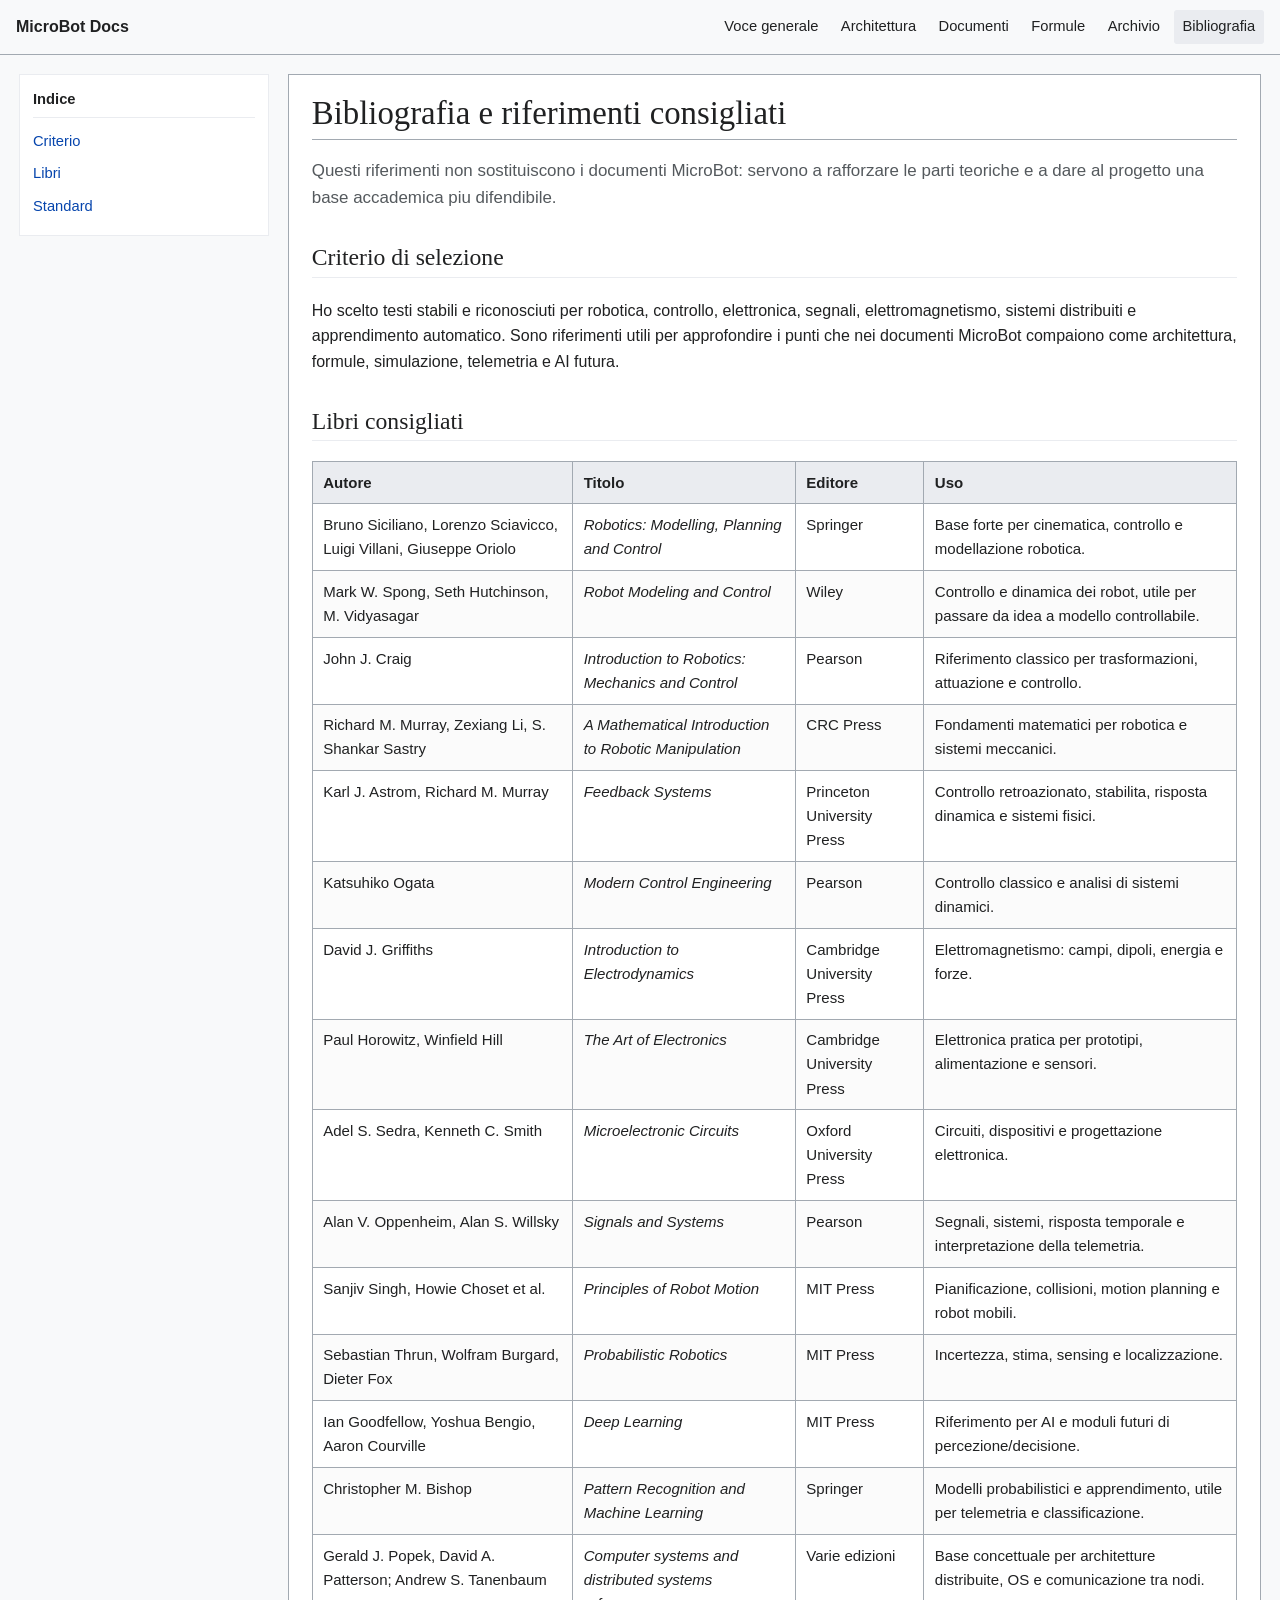
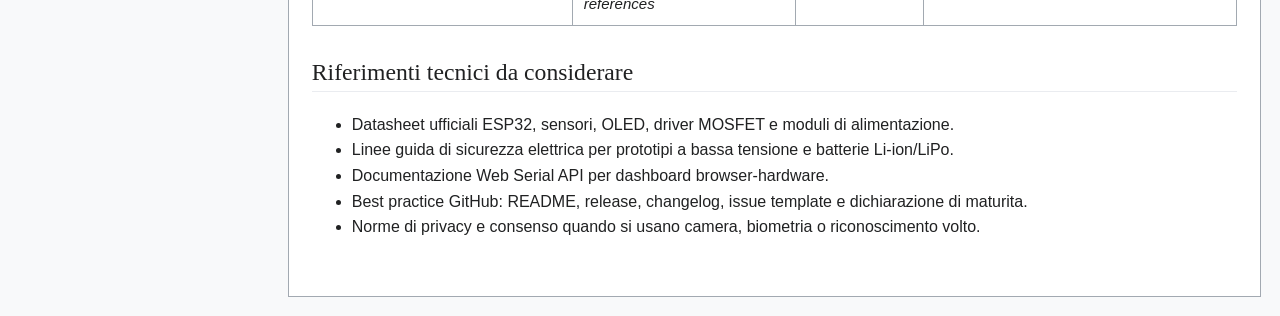
<file: bibliografia.html>
<!doctype html>
<html lang="it">
<head>
  <meta charset="utf-8" />
  <meta name="viewport" content="width=device-width, initial-scale=1" />
  <title>Bibliografia · MicroBot Docs</title>
  <meta name="description" content="Documentazione MicroBot in stile wiki." />
  <link rel="stylesheet" href="assets/css/styles.css" />
</head>
<body>
  <header class="topbar">
    <a class="brand" href="index.html">MicroBot Docs</a>
    <nav><a class="" href="index.html">Voce generale</a>
<a class="" href="architettura.html">Architettura</a>
<a class="" href="documenti.html">Documenti</a>
<a class="" href="formule.html">Formule</a>
<a class="" href="archivio.html">Archivio</a>
<a class="active" href="bibliografia.html">Bibliografia</a></nav>
  </header>
  <main class="page">
    
    <aside class="toc"><strong>Indice</strong><a href="#criterio">Criterio</a><a href="#libri">Libri</a><a href="#standard">Standard</a></aside>
    <article class="article">
      <h1>Bibliografia e riferimenti consigliati</h1>
      <p class="lead">Questi riferimenti non sostituiscono i documenti MicroBot: servono a rafforzare le parti teoriche e a dare al progetto una base accademica piu difendibile.</p>
      <section id="criterio">
        <h2>Criterio di selezione</h2>
        <p>Ho scelto testi stabili e riconosciuti per robotica, controllo, elettronica, segnali, elettromagnetismo, sistemi distribuiti e apprendimento automatico. Sono riferimenti utili per approfondire i punti che nei documenti MicroBot compaiono come architettura, formule, simulazione, telemetria e AI futura.</p>
      </section>
      <section id="libri">
        <h2>Libri consigliati</h2>
        <table><thead><tr><th>Autore</th><th>Titolo</th><th>Editore</th><th>Uso</th></tr></thead><tbody><tr><td>Bruno Siciliano, Lorenzo Sciavicco, Luigi Villani, Giuseppe Oriolo</td><td><em>Robotics: Modelling, Planning and Control</em></td><td>Springer</td><td>Base forte per cinematica, controllo e modellazione robotica.</td></tr><tr><td>Mark W. Spong, Seth Hutchinson, M. Vidyasagar</td><td><em>Robot Modeling and Control</em></td><td>Wiley</td><td>Controllo e dinamica dei robot, utile per passare da idea a modello controllabile.</td></tr><tr><td>John J. Craig</td><td><em>Introduction to Robotics: Mechanics and Control</em></td><td>Pearson</td><td>Riferimento classico per trasformazioni, attuazione e controllo.</td></tr><tr><td>Richard M. Murray, Zexiang Li, S. Shankar Sastry</td><td><em>A Mathematical Introduction to Robotic Manipulation</em></td><td>CRC Press</td><td>Fondamenti matematici per robotica e sistemi meccanici.</td></tr><tr><td>Karl J. Astrom, Richard M. Murray</td><td><em>Feedback Systems</em></td><td>Princeton University Press</td><td>Controllo retroazionato, stabilita, risposta dinamica e sistemi fisici.</td></tr><tr><td>Katsuhiko Ogata</td><td><em>Modern Control Engineering</em></td><td>Pearson</td><td>Controllo classico e analisi di sistemi dinamici.</td></tr><tr><td>David J. Griffiths</td><td><em>Introduction to Electrodynamics</em></td><td>Cambridge University Press</td><td>Elettromagnetismo: campi, dipoli, energia e forze.</td></tr><tr><td>Paul Horowitz, Winfield Hill</td><td><em>The Art of Electronics</em></td><td>Cambridge University Press</td><td>Elettronica pratica per prototipi, alimentazione e sensori.</td></tr><tr><td>Adel S. Sedra, Kenneth C. Smith</td><td><em>Microelectronic Circuits</em></td><td>Oxford University Press</td><td>Circuiti, dispositivi e progettazione elettronica.</td></tr><tr><td>Alan V. Oppenheim, Alan S. Willsky</td><td><em>Signals and Systems</em></td><td>Pearson</td><td>Segnali, sistemi, risposta temporale e interpretazione della telemetria.</td></tr><tr><td>Sanjiv Singh, Howie Choset et al.</td><td><em>Principles of Robot Motion</em></td><td>MIT Press</td><td>Pianificazione, collisioni, motion planning e robot mobili.</td></tr><tr><td>Sebastian Thrun, Wolfram Burgard, Dieter Fox</td><td><em>Probabilistic Robotics</em></td><td>MIT Press</td><td>Incertezza, stima, sensing e localizzazione.</td></tr><tr><td>Ian Goodfellow, Yoshua Bengio, Aaron Courville</td><td><em>Deep Learning</em></td><td>MIT Press</td><td>Riferimento per AI e moduli futuri di percezione/decisione.</td></tr><tr><td>Christopher M. Bishop</td><td><em>Pattern Recognition and Machine Learning</em></td><td>Springer</td><td>Modelli probabilistici e apprendimento, utile per telemetria e classificazione.</td></tr><tr><td>Gerald J. Popek, David A. Patterson; Andrew S. Tanenbaum</td><td><em>Computer systems and distributed systems references</em></td><td>Varie edizioni</td><td>Base concettuale per architetture distribuite, OS e comunicazione tra nodi.</td></tr></tbody></table>
      </section>
      <section id="standard">
        <h2>Riferimenti tecnici da considerare</h2>
        <ul>
          <li>Datasheet ufficiali ESP32, sensori, OLED, driver MOSFET e moduli di alimentazione.</li>
          <li>Linee guida di sicurezza elettrica per prototipi a bassa tensione e batterie Li-ion/LiPo.</li>
          <li>Documentazione Web Serial API per dashboard browser-hardware.</li>
          <li>Best practice GitHub: README, release, changelog, issue template e dichiarazione di maturita.</li>
          <li>Norme di privacy e consenso quando si usano camera, biometria o riconoscimento volto.</li>
        </ul>
      </section>
    </article>
    
  </main>
  <script src="assets/js/app.js"></script>
</body>
</html>
</file>
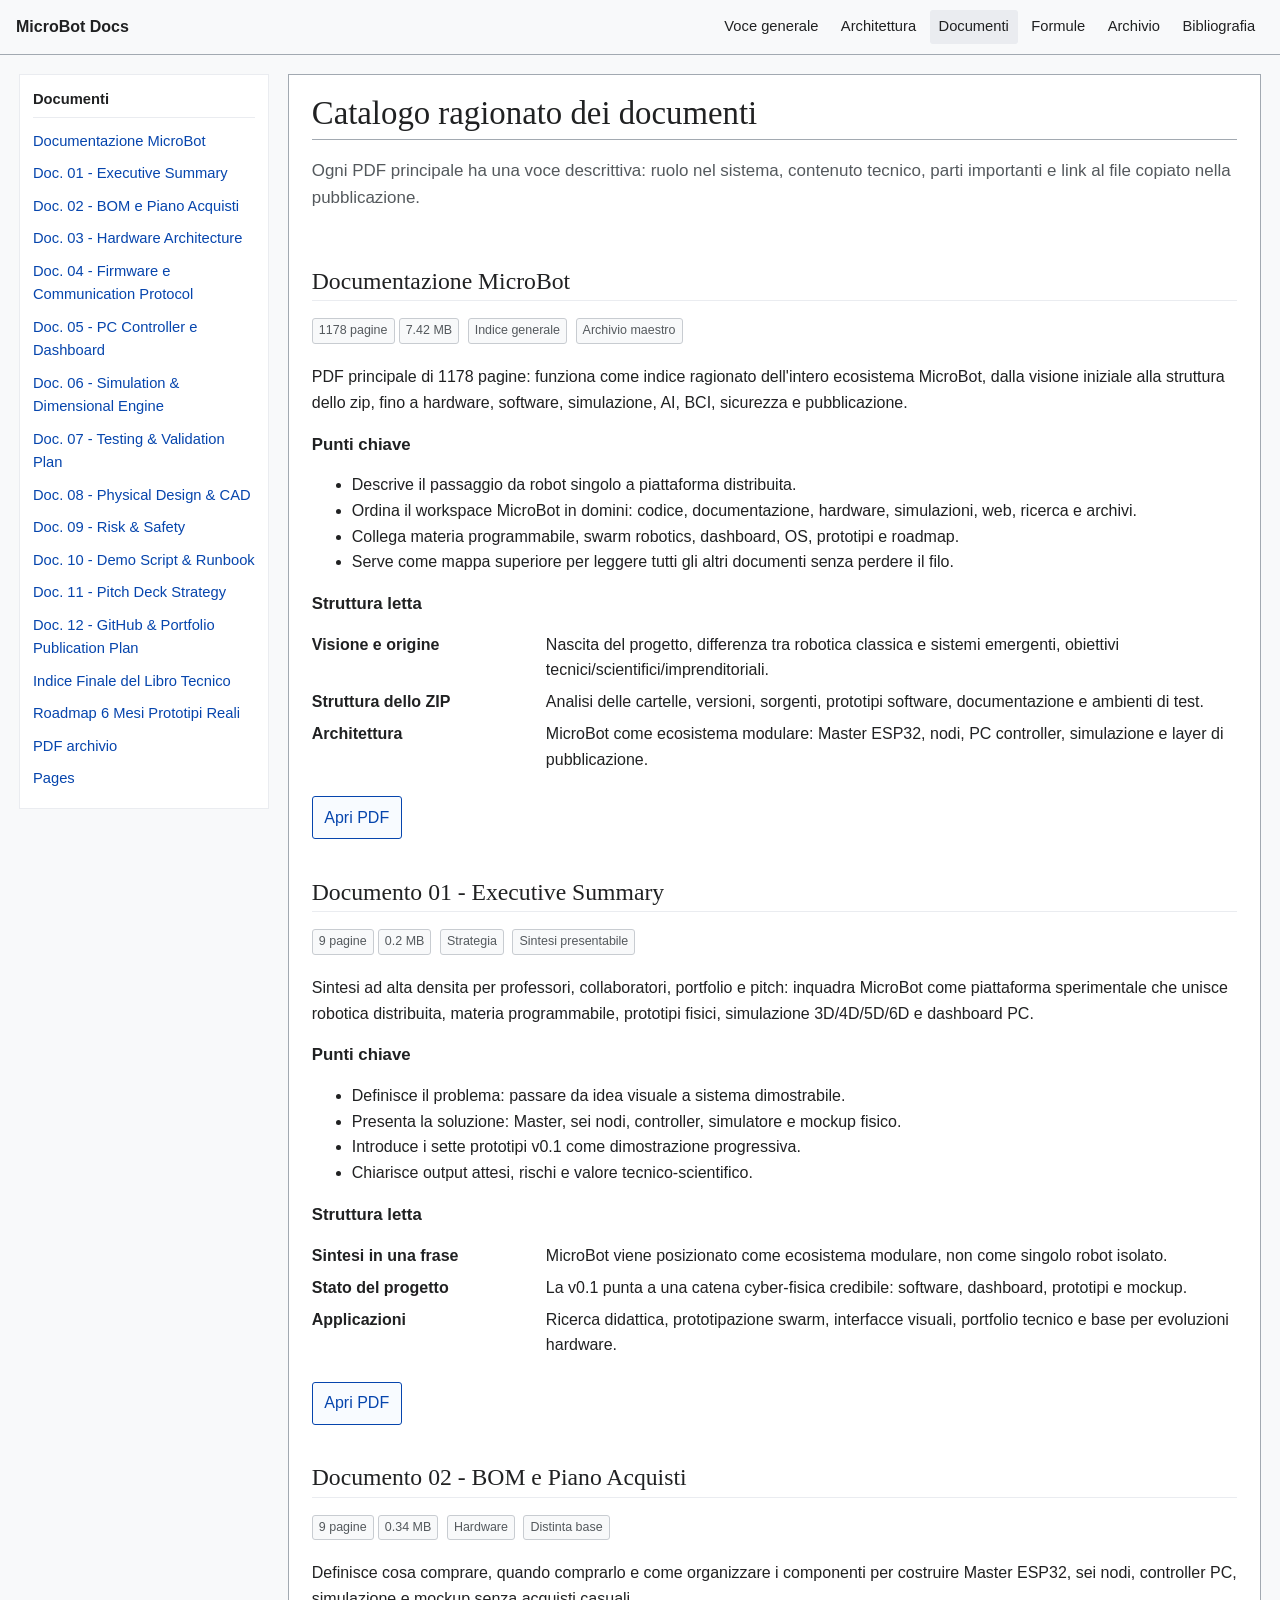
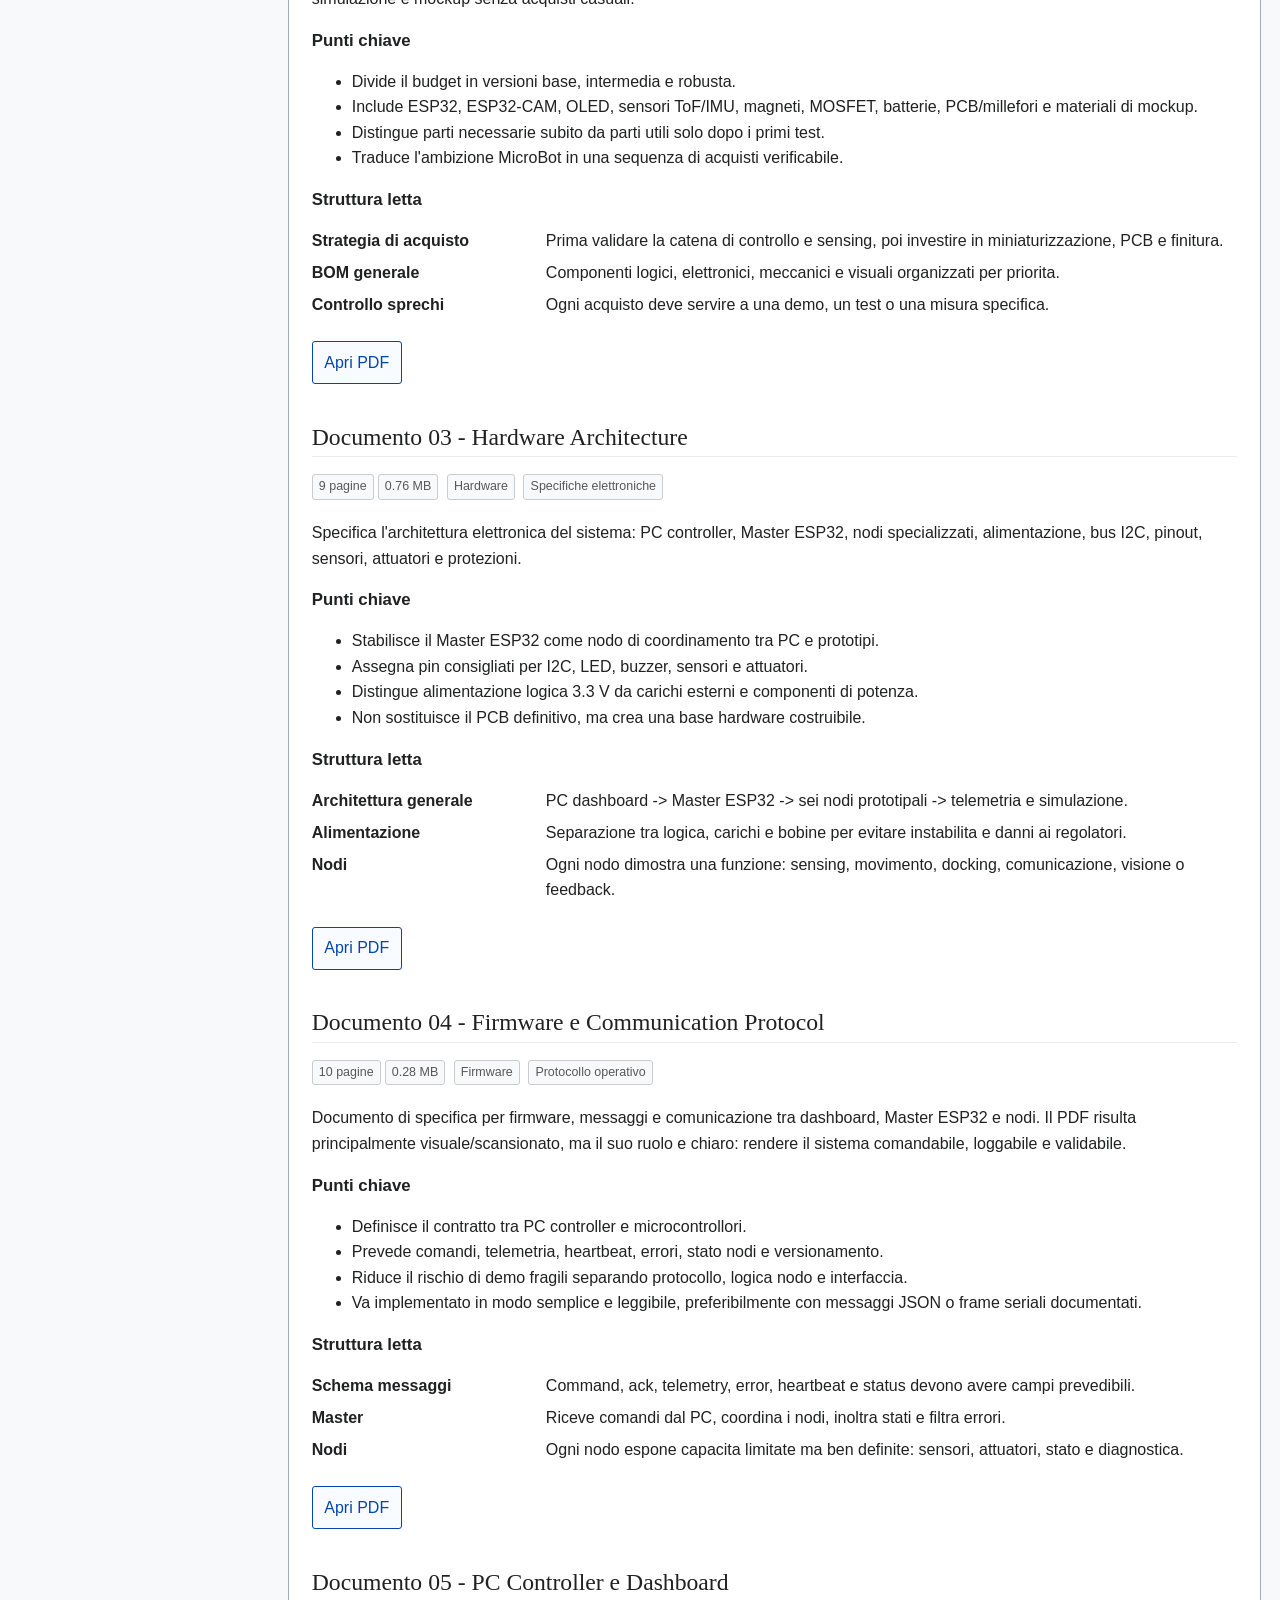
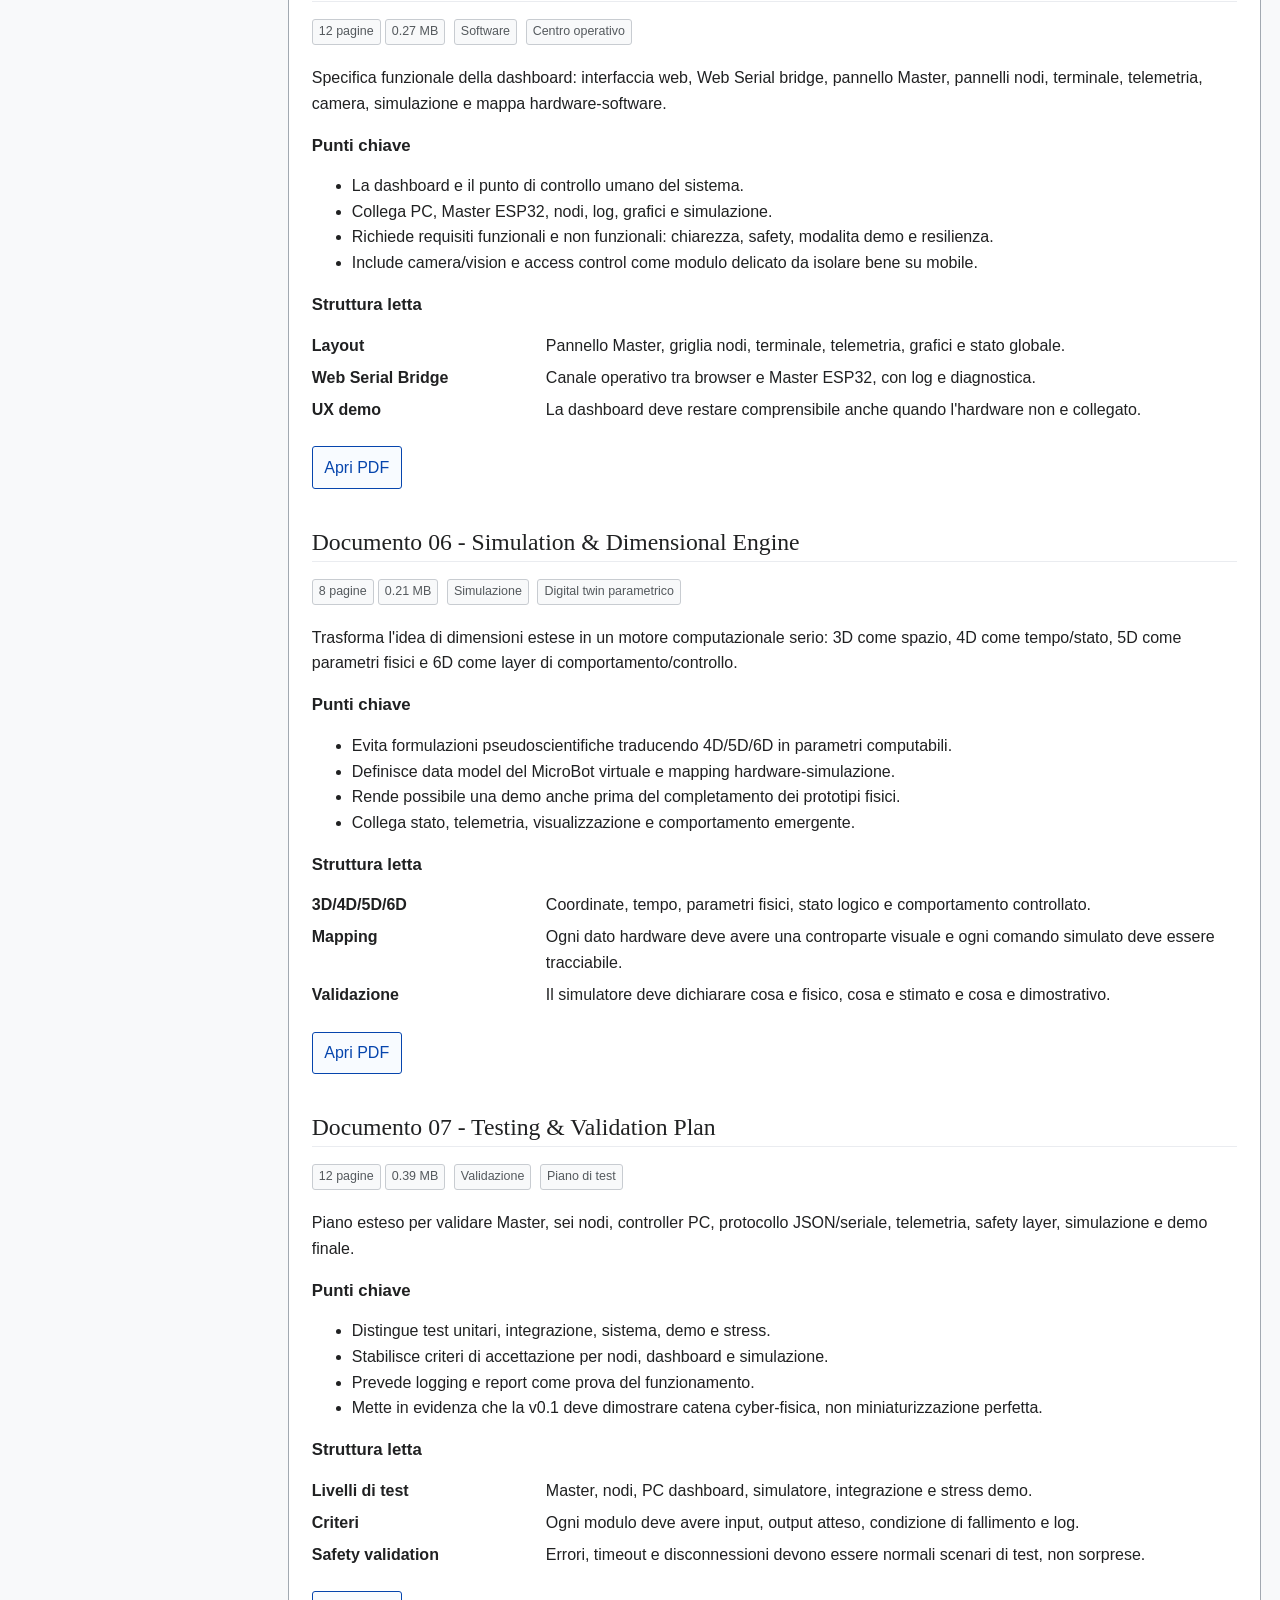
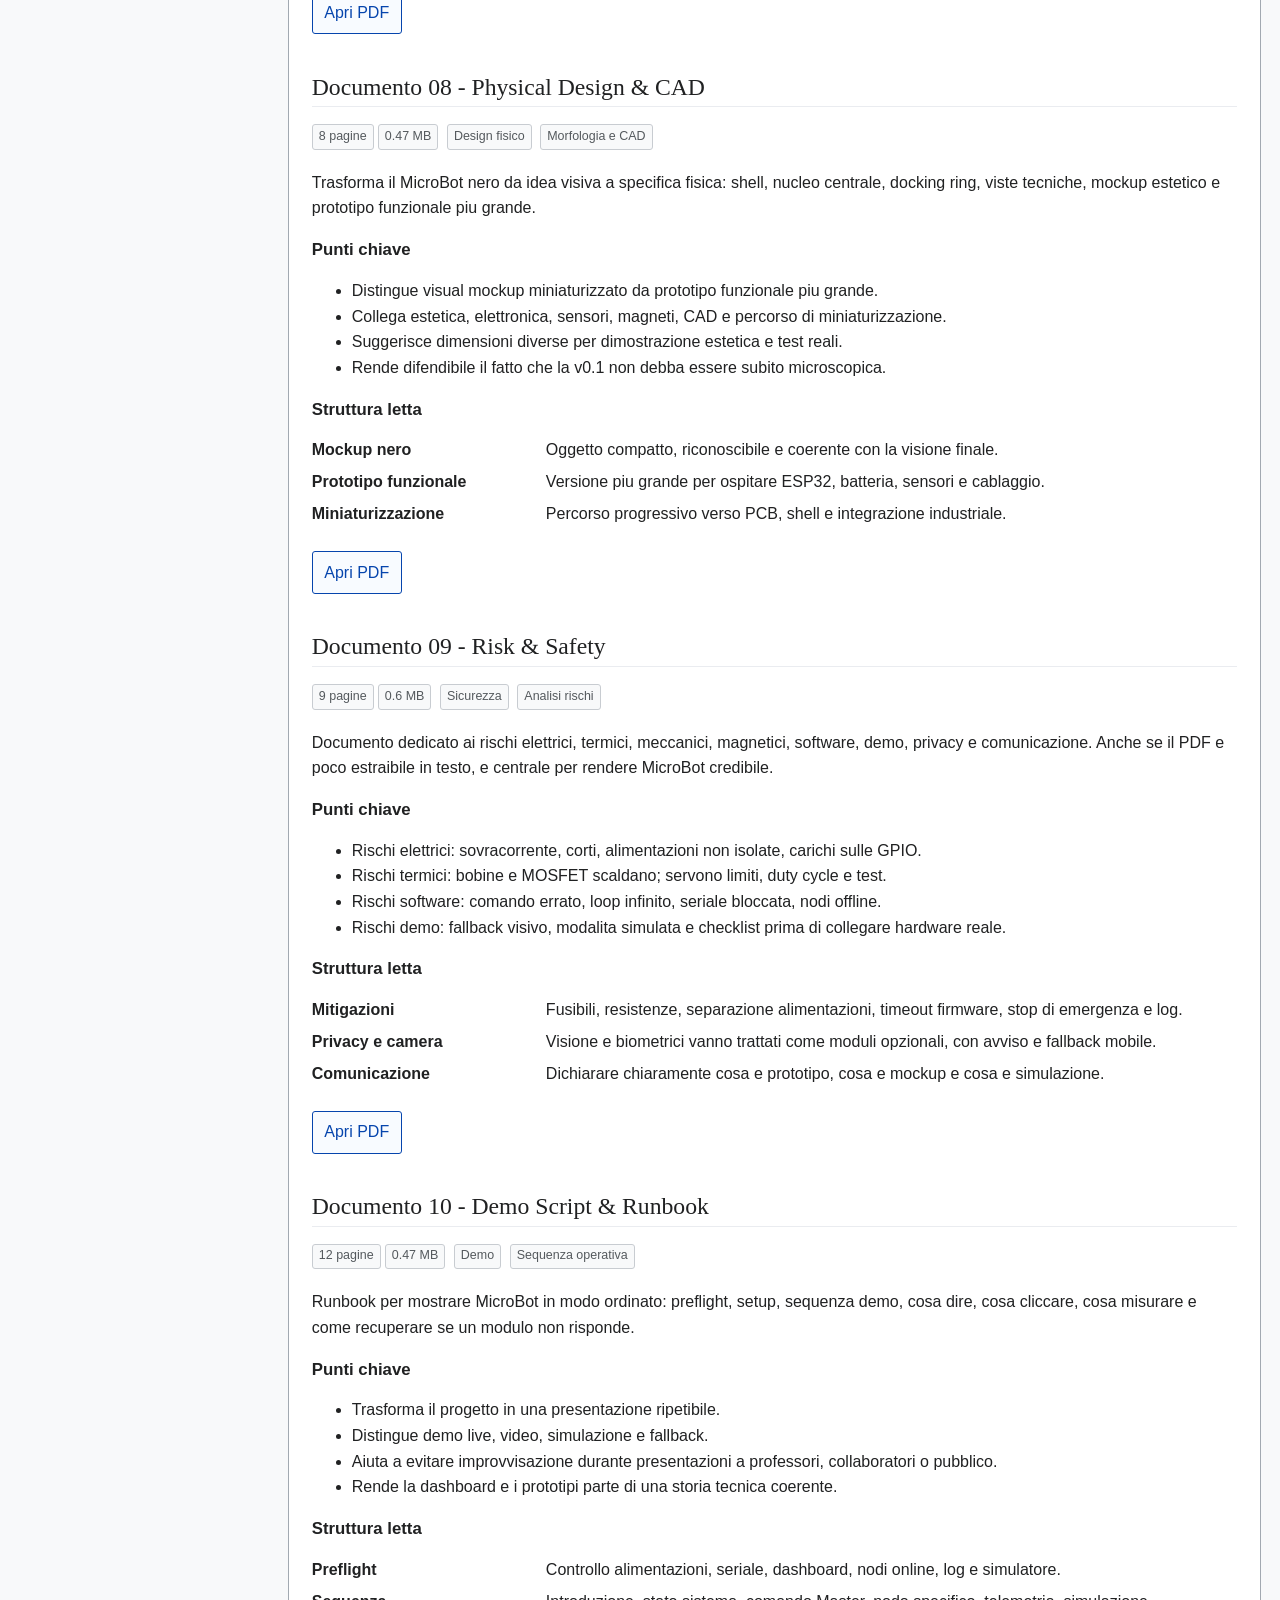
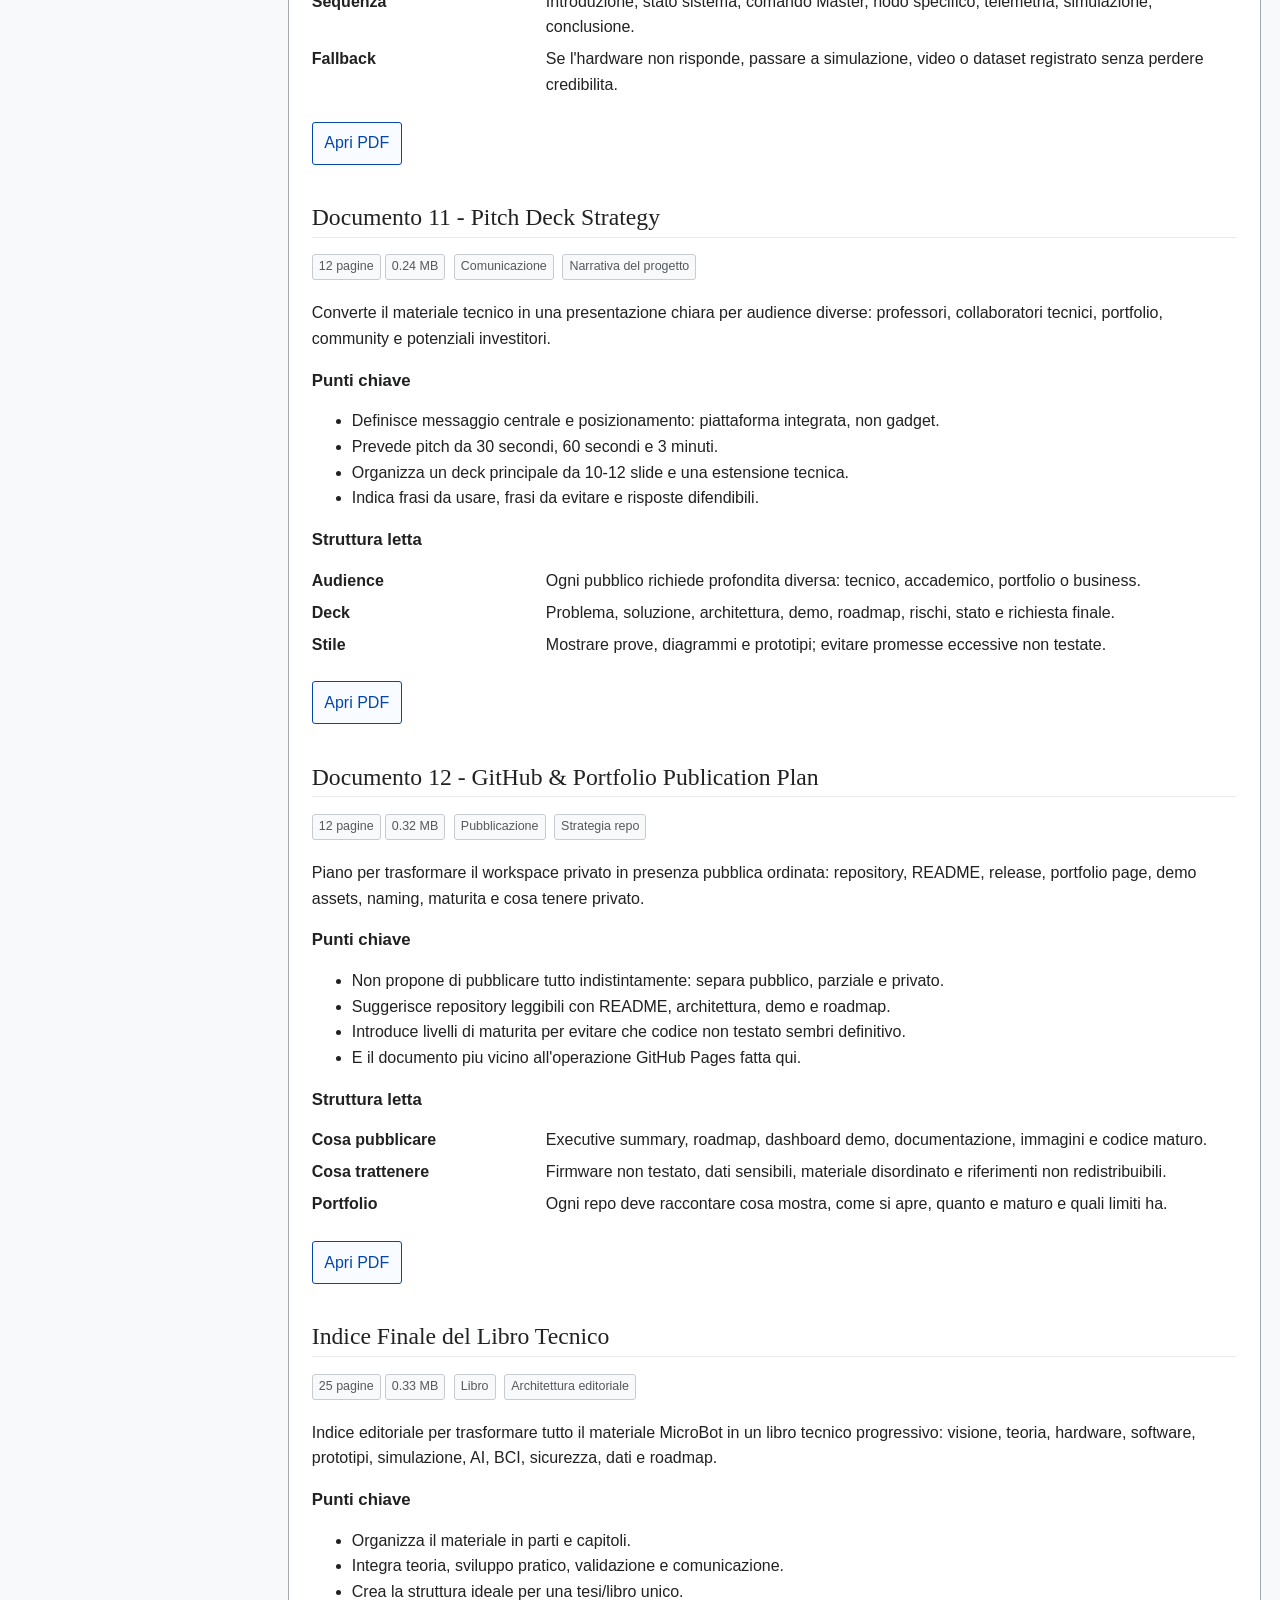
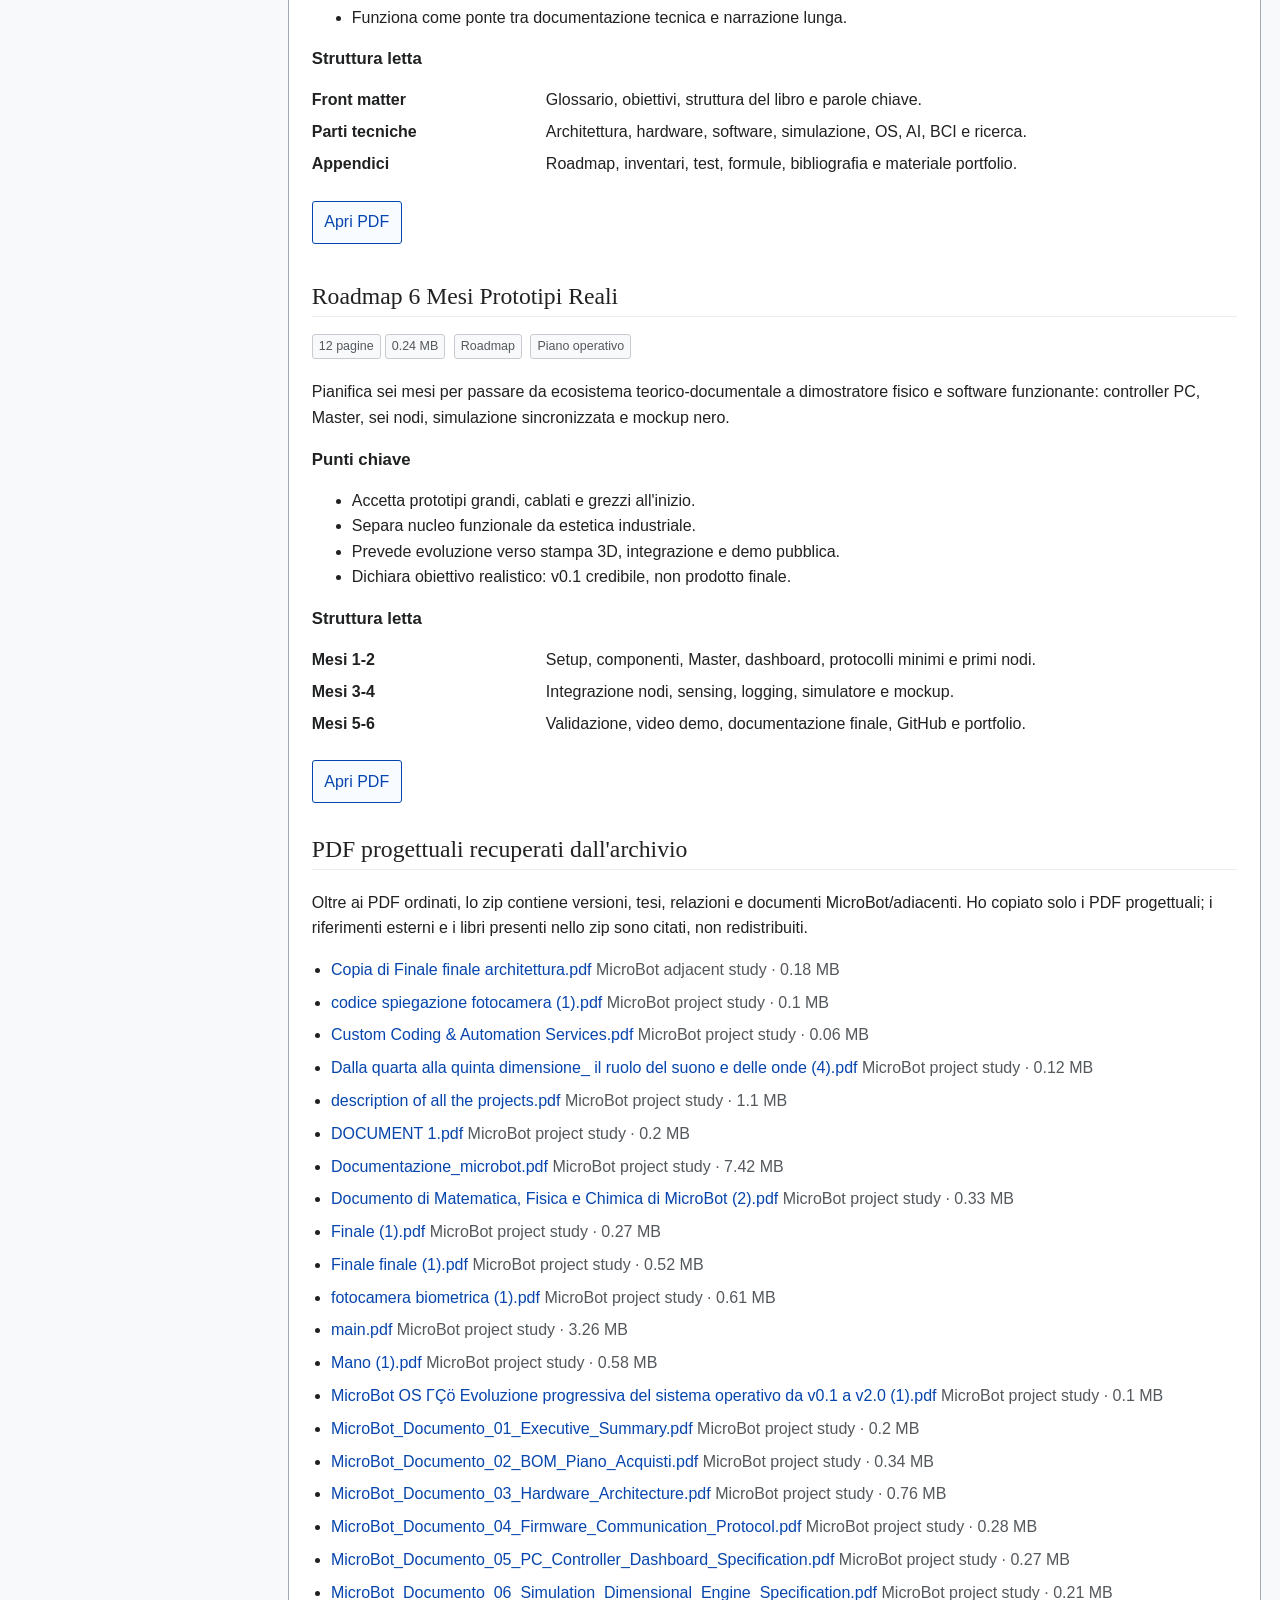
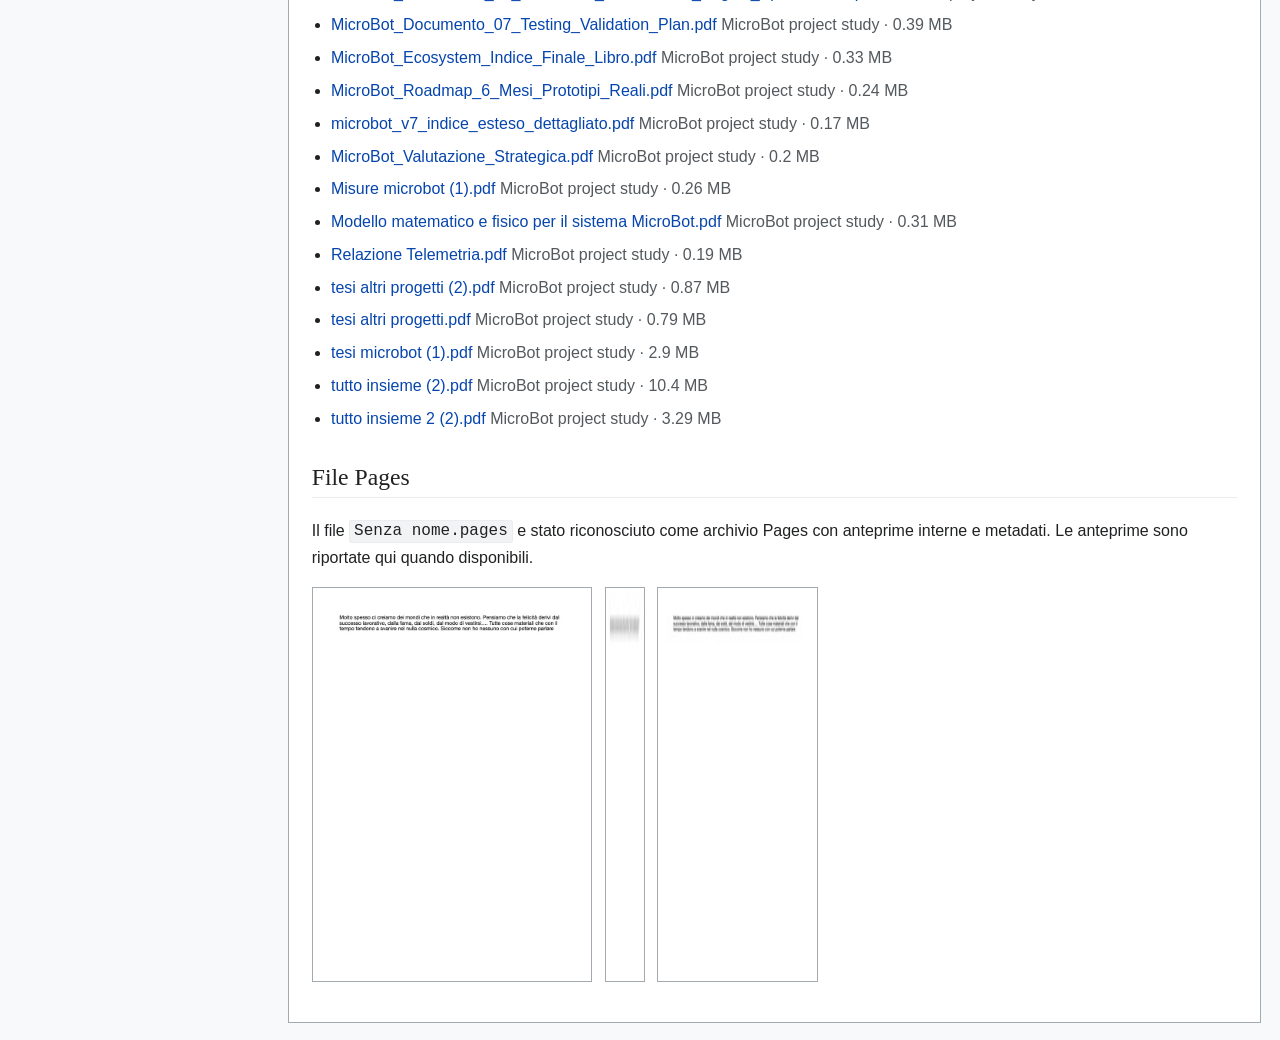
<file: documenti.html>
<!doctype html>
<html lang="it">
<head>
  <meta charset="utf-8" />
  <meta name="viewport" content="width=device-width, initial-scale=1" />
  <title>Documenti · MicroBot Docs</title>
  <meta name="description" content="Documentazione MicroBot in stile wiki." />
  <link rel="stylesheet" href="assets/css/styles.css" />
</head>
<body>
  <header class="topbar">
    <a class="brand" href="index.html">MicroBot Docs</a>
    <nav><a class="" href="index.html">Voce generale</a>
<a class="" href="architettura.html">Architettura</a>
<a class="active" href="documenti.html">Documenti</a>
<a class="" href="formule.html">Formule</a>
<a class="" href="archivio.html">Archivio</a>
<a class="" href="bibliografia.html">Bibliografia</a></nav>
  </header>
  <main class="page">
    
    <aside class="toc">
      <strong>Documenti</strong>
      <a href="#documentazione-generale">Documentazione MicroBot</a><a href="#executive-summary">Doc. 01 - Executive Summary</a><a href="#bom-acquisti">Doc. 02 - BOM e Piano Acquisti</a><a href="#hardware-architecture">Doc. 03 - Hardware Architecture</a><a href="#firmware-protocol">Doc. 04 - Firmware e Communication Protocol</a><a href="#dashboard-controller">Doc. 05 - PC Controller e Dashboard</a><a href="#simulation-engine">Doc. 06 - Simulation &amp; Dimensional Engine</a><a href="#testing-validation">Doc. 07 - Testing &amp; Validation Plan</a><a href="#physical-design-cad">Doc. 08 - Physical Design &amp; CAD</a><a href="#risk-safety">Doc. 09 - Risk &amp; Safety</a><a href="#demo-runbook">Doc. 10 - Demo Script &amp; Runbook</a><a href="#pitch-strategy">Doc. 11 - Pitch Deck Strategy</a><a href="#github-publication">Doc. 12 - GitHub &amp; Portfolio Publication Plan</a><a href="#indice-libro">Indice Finale del Libro Tecnico</a><a href="#roadmap-sei-mesi">Roadmap 6 Mesi Prototipi Reali</a>
      <a href="#archivio-pdf">PDF archivio</a>
      <a href="#pages">Pages</a>
    </aside>
    <article class="article">
      <h1>Catalogo ragionato dei documenti</h1>
      <p class="lead">Ogni PDF principale ha una voce descrittiva: ruolo nel sistema, contenuto tecnico, parti importanti e link al file copiato nella pubblicazione.</p>
      
            <section id="documentazione-generale" class="doc-section">
              <h2>Documentazione MicroBot</h2>
              <p class="doc-meta"><span class="badge">1178 pagine</span><span class="badge">7.42 MB</span> <span class="badge">Indice generale</span> <span class="badge">Archivio maestro</span></p>
              <p>PDF principale di 1178 pagine: funziona come indice ragionato dell&#x27;intero ecosistema MicroBot, dalla visione iniziale alla struttura dello zip, fino a hardware, software, simulazione, AI, BCI, sicurezza e pubblicazione.</p>
              <h3>Punti chiave</h3>
              <ul><li>Descrive il passaggio da robot singolo a piattaforma distribuita.</li><li>Ordina il workspace MicroBot in domini: codice, documentazione, hardware, simulazioni, web, ricerca e archivi.</li><li>Collega materia programmabile, swarm robotics, dashboard, OS, prototipi e roadmap.</li><li>Serve come mappa superiore per leggere tutti gli altri documenti senza perdere il filo.</li></ul>
              <h3>Struttura letta</h3>
              <dl><dt>Visione e origine</dt><dd>Nascita del progetto, differenza tra robotica classica e sistemi emergenti, obiettivi tecnici/scientifici/imprenditoriali.</dd><dt>Struttura dello ZIP</dt><dd>Analisi delle cartelle, versioni, sorgenti, prototipi software, documentazione e ambienti di test.</dd><dt>Architettura</dt><dd>MicroBot come ecosistema modulare: Master ESP32, nodi, PC controller, simulazione e layer di pubblicazione.</dd></dl>
              <a class="button" href="assets/pdf/documentazione-generale.pdf">Apri PDF</a>
            </section>
            
            <section id="executive-summary" class="doc-section">
              <h2>Documento 01 - Executive Summary</h2>
              <p class="doc-meta"><span class="badge">9 pagine</span><span class="badge">0.2 MB</span> <span class="badge">Strategia</span> <span class="badge">Sintesi presentabile</span></p>
              <p>Sintesi ad alta densita per professori, collaboratori, portfolio e pitch: inquadra MicroBot come piattaforma sperimentale che unisce robotica distribuita, materia programmabile, prototipi fisici, simulazione 3D/4D/5D/6D e dashboard PC.</p>
              <h3>Punti chiave</h3>
              <ul><li>Definisce il problema: passare da idea visuale a sistema dimostrabile.</li><li>Presenta la soluzione: Master, sei nodi, controller, simulatore e mockup fisico.</li><li>Introduce i sette prototipi v0.1 come dimostrazione progressiva.</li><li>Chiarisce output attesi, rischi e valore tecnico-scientifico.</li></ul>
              <h3>Struttura letta</h3>
              <dl><dt>Sintesi in una frase</dt><dd>MicroBot viene posizionato come ecosistema modulare, non come singolo robot isolato.</dd><dt>Stato del progetto</dt><dd>La v0.1 punta a una catena cyber-fisica credibile: software, dashboard, prototipi e mockup.</dd><dt>Applicazioni</dt><dd>Ricerca didattica, prototipazione swarm, interfacce visuali, portfolio tecnico e base per evoluzioni hardware.</dd></dl>
              <a class="button" href="assets/pdf/executive-summary.pdf">Apri PDF</a>
            </section>
            
            <section id="bom-acquisti" class="doc-section">
              <h2>Documento 02 - BOM e Piano Acquisti</h2>
              <p class="doc-meta"><span class="badge">9 pagine</span><span class="badge">0.34 MB</span> <span class="badge">Hardware</span> <span class="badge">Distinta base</span></p>
              <p>Definisce cosa comprare, quando comprarlo e come organizzare i componenti per costruire Master ESP32, sei nodi, controller PC, simulazione e mockup senza acquisti casuali.</p>
              <h3>Punti chiave</h3>
              <ul><li>Divide il budget in versioni base, intermedia e robusta.</li><li>Include ESP32, ESP32-CAM, OLED, sensori ToF/IMU, magneti, MOSFET, batterie, PCB/millefori e materiali di mockup.</li><li>Distingue parti necessarie subito da parti utili solo dopo i primi test.</li><li>Traduce l&#x27;ambizione MicroBot in una sequenza di acquisti verificabile.</li></ul>
              <h3>Struttura letta</h3>
              <dl><dt>Strategia di acquisto</dt><dd>Prima validare la catena di controllo e sensing, poi investire in miniaturizzazione, PCB e finitura.</dd><dt>BOM generale</dt><dd>Componenti logici, elettronici, meccanici e visuali organizzati per priorita.</dd><dt>Controllo sprechi</dt><dd>Ogni acquisto deve servire a una demo, un test o una misura specifica.</dd></dl>
              <a class="button" href="assets/pdf/bom-acquisti.pdf">Apri PDF</a>
            </section>
            
            <section id="hardware-architecture" class="doc-section">
              <h2>Documento 03 - Hardware Architecture</h2>
              <p class="doc-meta"><span class="badge">9 pagine</span><span class="badge">0.76 MB</span> <span class="badge">Hardware</span> <span class="badge">Specifiche elettroniche</span></p>
              <p>Specifica l&#x27;architettura elettronica del sistema: PC controller, Master ESP32, nodi specializzati, alimentazione, bus I2C, pinout, sensori, attuatori e protezioni.</p>
              <h3>Punti chiave</h3>
              <ul><li>Stabilisce il Master ESP32 come nodo di coordinamento tra PC e prototipi.</li><li>Assegna pin consigliati per I2C, LED, buzzer, sensori e attuatori.</li><li>Distingue alimentazione logica 3.3 V da carichi esterni e componenti di potenza.</li><li>Non sostituisce il PCB definitivo, ma crea una base hardware costruibile.</li></ul>
              <h3>Struttura letta</h3>
              <dl><dt>Architettura generale</dt><dd>PC dashboard -&gt; Master ESP32 -&gt; sei nodi prototipali -&gt; telemetria e simulazione.</dd><dt>Alimentazione</dt><dd>Separazione tra logica, carichi e bobine per evitare instabilita e danni ai regolatori.</dd><dt>Nodi</dt><dd>Ogni nodo dimostra una funzione: sensing, movimento, docking, comunicazione, visione o feedback.</dd></dl>
              <a class="button" href="assets/pdf/hardware-architecture.pdf">Apri PDF</a>
            </section>
            
            <section id="firmware-protocol" class="doc-section">
              <h2>Documento 04 - Firmware e Communication Protocol</h2>
              <p class="doc-meta"><span class="badge">10 pagine</span><span class="badge">0.28 MB</span> <span class="badge">Firmware</span> <span class="badge">Protocollo operativo</span></p>
              <p>Documento di specifica per firmware, messaggi e comunicazione tra dashboard, Master ESP32 e nodi. Il PDF risulta principalmente visuale/scansionato, ma il suo ruolo e chiaro: rendere il sistema comandabile, loggabile e validabile.</p>
              <h3>Punti chiave</h3>
              <ul><li>Definisce il contratto tra PC controller e microcontrollori.</li><li>Prevede comandi, telemetria, heartbeat, errori, stato nodi e versionamento.</li><li>Riduce il rischio di demo fragili separando protocollo, logica nodo e interfaccia.</li><li>Va implementato in modo semplice e leggibile, preferibilmente con messaggi JSON o frame seriali documentati.</li></ul>
              <h3>Struttura letta</h3>
              <dl><dt>Schema messaggi</dt><dd>Command, ack, telemetry, error, heartbeat e status devono avere campi prevedibili.</dd><dt>Master</dt><dd>Riceve comandi dal PC, coordina i nodi, inoltra stati e filtra errori.</dd><dt>Nodi</dt><dd>Ogni nodo espone capacita limitate ma ben definite: sensori, attuatori, stato e diagnostica.</dd></dl>
              <a class="button" href="assets/pdf/firmware-protocol.pdf">Apri PDF</a>
            </section>
            
            <section id="dashboard-controller" class="doc-section">
              <h2>Documento 05 - PC Controller e Dashboard</h2>
              <p class="doc-meta"><span class="badge">12 pagine</span><span class="badge">0.27 MB</span> <span class="badge">Software</span> <span class="badge">Centro operativo</span></p>
              <p>Specifica funzionale della dashboard: interfaccia web, Web Serial bridge, pannello Master, pannelli nodi, terminale, telemetria, camera, simulazione e mappa hardware-software.</p>
              <h3>Punti chiave</h3>
              <ul><li>La dashboard e il punto di controllo umano del sistema.</li><li>Collega PC, Master ESP32, nodi, log, grafici e simulazione.</li><li>Richiede requisiti funzionali e non funzionali: chiarezza, safety, modalita demo e resilienza.</li><li>Include camera/vision e access control come modulo delicato da isolare bene su mobile.</li></ul>
              <h3>Struttura letta</h3>
              <dl><dt>Layout</dt><dd>Pannello Master, griglia nodi, terminale, telemetria, grafici e stato globale.</dd><dt>Web Serial Bridge</dt><dd>Canale operativo tra browser e Master ESP32, con log e diagnostica.</dd><dt>UX demo</dt><dd>La dashboard deve restare comprensibile anche quando l&#x27;hardware non e collegato.</dd></dl>
              <a class="button" href="assets/pdf/dashboard-controller.pdf">Apri PDF</a>
            </section>
            
            <section id="simulation-engine" class="doc-section">
              <h2>Documento 06 - Simulation &amp; Dimensional Engine</h2>
              <p class="doc-meta"><span class="badge">8 pagine</span><span class="badge">0.21 MB</span> <span class="badge">Simulazione</span> <span class="badge">Digital twin parametrico</span></p>
              <p>Trasforma l&#x27;idea di dimensioni estese in un motore computazionale serio: 3D come spazio, 4D come tempo/stato, 5D come parametri fisici e 6D come layer di comportamento/controllo.</p>
              <h3>Punti chiave</h3>
              <ul><li>Evita formulazioni pseudoscientifiche traducendo 4D/5D/6D in parametri computabili.</li><li>Definisce data model del MicroBot virtuale e mapping hardware-simulazione.</li><li>Rende possibile una demo anche prima del completamento dei prototipi fisici.</li><li>Collega stato, telemetria, visualizzazione e comportamento emergente.</li></ul>
              <h3>Struttura letta</h3>
              <dl><dt>3D/4D/5D/6D</dt><dd>Coordinate, tempo, parametri fisici, stato logico e comportamento controllato.</dd><dt>Mapping</dt><dd>Ogni dato hardware deve avere una controparte visuale e ogni comando simulato deve essere tracciabile.</dd><dt>Validazione</dt><dd>Il simulatore deve dichiarare cosa e fisico, cosa e stimato e cosa e dimostrativo.</dd></dl>
              <a class="button" href="assets/pdf/simulation-engine.pdf">Apri PDF</a>
            </section>
            
            <section id="testing-validation" class="doc-section">
              <h2>Documento 07 - Testing &amp; Validation Plan</h2>
              <p class="doc-meta"><span class="badge">12 pagine</span><span class="badge">0.39 MB</span> <span class="badge">Validazione</span> <span class="badge">Piano di test</span></p>
              <p>Piano esteso per validare Master, sei nodi, controller PC, protocollo JSON/seriale, telemetria, safety layer, simulazione e demo finale.</p>
              <h3>Punti chiave</h3>
              <ul><li>Distingue test unitari, integrazione, sistema, demo e stress.</li><li>Stabilisce criteri di accettazione per nodi, dashboard e simulazione.</li><li>Prevede logging e report come prova del funzionamento.</li><li>Mette in evidenza che la v0.1 deve dimostrare catena cyber-fisica, non miniaturizzazione perfetta.</li></ul>
              <h3>Struttura letta</h3>
              <dl><dt>Livelli di test</dt><dd>Master, nodi, PC dashboard, simulatore, integrazione e stress demo.</dd><dt>Criteri</dt><dd>Ogni modulo deve avere input, output atteso, condizione di fallimento e log.</dd><dt>Safety validation</dt><dd>Errori, timeout e disconnessioni devono essere normali scenari di test, non sorprese.</dd></dl>
              <a class="button" href="assets/pdf/testing-validation.pdf">Apri PDF</a>
            </section>
            
            <section id="physical-design-cad" class="doc-section">
              <h2>Documento 08 - Physical Design &amp; CAD</h2>
              <p class="doc-meta"><span class="badge">8 pagine</span><span class="badge">0.47 MB</span> <span class="badge">Design fisico</span> <span class="badge">Morfologia e CAD</span></p>
              <p>Trasforma il MicroBot nero da idea visiva a specifica fisica: shell, nucleo centrale, docking ring, viste tecniche, mockup estetico e prototipo funzionale piu grande.</p>
              <h3>Punti chiave</h3>
              <ul><li>Distingue visual mockup miniaturizzato da prototipo funzionale piu grande.</li><li>Collega estetica, elettronica, sensori, magneti, CAD e percorso di miniaturizzazione.</li><li>Suggerisce dimensioni diverse per dimostrazione estetica e test reali.</li><li>Rende difendibile il fatto che la v0.1 non debba essere subito microscopica.</li></ul>
              <h3>Struttura letta</h3>
              <dl><dt>Mockup nero</dt><dd>Oggetto compatto, riconoscibile e coerente con la visione finale.</dd><dt>Prototipo funzionale</dt><dd>Versione piu grande per ospitare ESP32, batteria, sensori e cablaggio.</dd><dt>Miniaturizzazione</dt><dd>Percorso progressivo verso PCB, shell e integrazione industriale.</dd></dl>
              <a class="button" href="assets/pdf/physical-design-cad.pdf">Apri PDF</a>
            </section>
            
            <section id="risk-safety" class="doc-section">
              <h2>Documento 09 - Risk &amp; Safety</h2>
              <p class="doc-meta"><span class="badge">9 pagine</span><span class="badge">0.6 MB</span> <span class="badge">Sicurezza</span> <span class="badge">Analisi rischi</span></p>
              <p>Documento dedicato ai rischi elettrici, termici, meccanici, magnetici, software, demo, privacy e comunicazione. Anche se il PDF e poco estraibile in testo, e centrale per rendere MicroBot credibile.</p>
              <h3>Punti chiave</h3>
              <ul><li>Rischi elettrici: sovracorrente, corti, alimentazioni non isolate, carichi sulle GPIO.</li><li>Rischi termici: bobine e MOSFET scaldano; servono limiti, duty cycle e test.</li><li>Rischi software: comando errato, loop infinito, seriale bloccata, nodi offline.</li><li>Rischi demo: fallback visivo, modalita simulata e checklist prima di collegare hardware reale.</li></ul>
              <h3>Struttura letta</h3>
              <dl><dt>Mitigazioni</dt><dd>Fusibili, resistenze, separazione alimentazioni, timeout firmware, stop di emergenza e log.</dd><dt>Privacy e camera</dt><dd>Visione e biometrici vanno trattati come moduli opzionali, con avviso e fallback mobile.</dd><dt>Comunicazione</dt><dd>Dichiarare chiaramente cosa e prototipo, cosa e mockup e cosa e simulazione.</dd></dl>
              <a class="button" href="assets/pdf/risk-safety.pdf">Apri PDF</a>
            </section>
            
            <section id="demo-runbook" class="doc-section">
              <h2>Documento 10 - Demo Script &amp; Runbook</h2>
              <p class="doc-meta"><span class="badge">12 pagine</span><span class="badge">0.47 MB</span> <span class="badge">Demo</span> <span class="badge">Sequenza operativa</span></p>
              <p>Runbook per mostrare MicroBot in modo ordinato: preflight, setup, sequenza demo, cosa dire, cosa cliccare, cosa misurare e come recuperare se un modulo non risponde.</p>
              <h3>Punti chiave</h3>
              <ul><li>Trasforma il progetto in una presentazione ripetibile.</li><li>Distingue demo live, video, simulazione e fallback.</li><li>Aiuta a evitare improvvisazione durante presentazioni a professori, collaboratori o pubblico.</li><li>Rende la dashboard e i prototipi parte di una storia tecnica coerente.</li></ul>
              <h3>Struttura letta</h3>
              <dl><dt>Preflight</dt><dd>Controllo alimentazioni, seriale, dashboard, nodi online, log e simulatore.</dd><dt>Sequenza</dt><dd>Introduzione, stato sistema, comando Master, nodo specifico, telemetria, simulazione, conclusione.</dd><dt>Fallback</dt><dd>Se l&#x27;hardware non risponde, passare a simulazione, video o dataset registrato senza perdere credibilita.</dd></dl>
              <a class="button" href="assets/pdf/demo-runbook.pdf">Apri PDF</a>
            </section>
            
            <section id="pitch-strategy" class="doc-section">
              <h2>Documento 11 - Pitch Deck Strategy</h2>
              <p class="doc-meta"><span class="badge">12 pagine</span><span class="badge">0.24 MB</span> <span class="badge">Comunicazione</span> <span class="badge">Narrativa del progetto</span></p>
              <p>Converte il materiale tecnico in una presentazione chiara per audience diverse: professori, collaboratori tecnici, portfolio, community e potenziali investitori.</p>
              <h3>Punti chiave</h3>
              <ul><li>Definisce messaggio centrale e posizionamento: piattaforma integrata, non gadget.</li><li>Prevede pitch da 30 secondi, 60 secondi e 3 minuti.</li><li>Organizza un deck principale da 10-12 slide e una estensione tecnica.</li><li>Indica frasi da usare, frasi da evitare e risposte difendibili.</li></ul>
              <h3>Struttura letta</h3>
              <dl><dt>Audience</dt><dd>Ogni pubblico richiede profondita diversa: tecnico, accademico, portfolio o business.</dd><dt>Deck</dt><dd>Problema, soluzione, architettura, demo, roadmap, rischi, stato e richiesta finale.</dd><dt>Stile</dt><dd>Mostrare prove, diagrammi e prototipi; evitare promesse eccessive non testate.</dd></dl>
              <a class="button" href="assets/pdf/pitch-strategy.pdf">Apri PDF</a>
            </section>
            
            <section id="github-publication" class="doc-section">
              <h2>Documento 12 - GitHub &amp; Portfolio Publication Plan</h2>
              <p class="doc-meta"><span class="badge">12 pagine</span><span class="badge">0.32 MB</span> <span class="badge">Pubblicazione</span> <span class="badge">Strategia repo</span></p>
              <p>Piano per trasformare il workspace privato in presenza pubblica ordinata: repository, README, release, portfolio page, demo assets, naming, maturita e cosa tenere privato.</p>
              <h3>Punti chiave</h3>
              <ul><li>Non propone di pubblicare tutto indistintamente: separa pubblico, parziale e privato.</li><li>Suggerisce repository leggibili con README, architettura, demo e roadmap.</li><li>Introduce livelli di maturita per evitare che codice non testato sembri definitivo.</li><li>E il documento piu vicino all&#x27;operazione GitHub Pages fatta qui.</li></ul>
              <h3>Struttura letta</h3>
              <dl><dt>Cosa pubblicare</dt><dd>Executive summary, roadmap, dashboard demo, documentazione, immagini e codice maturo.</dd><dt>Cosa trattenere</dt><dd>Firmware non testato, dati sensibili, materiale disordinato e riferimenti non redistribuibili.</dd><dt>Portfolio</dt><dd>Ogni repo deve raccontare cosa mostra, come si apre, quanto e maturo e quali limiti ha.</dd></dl>
              <a class="button" href="assets/pdf/github-publication.pdf">Apri PDF</a>
            </section>
            
            <section id="indice-libro" class="doc-section">
              <h2>Indice Finale del Libro Tecnico</h2>
              <p class="doc-meta"><span class="badge">25 pagine</span><span class="badge">0.33 MB</span> <span class="badge">Libro</span> <span class="badge">Architettura editoriale</span></p>
              <p>Indice editoriale per trasformare tutto il materiale MicroBot in un libro tecnico progressivo: visione, teoria, hardware, software, prototipi, simulazione, AI, BCI, sicurezza, dati e roadmap.</p>
              <h3>Punti chiave</h3>
              <ul><li>Organizza il materiale in parti e capitoli.</li><li>Integra teoria, sviluppo pratico, validazione e comunicazione.</li><li>Crea la struttura ideale per una tesi/libro unico.</li><li>Funziona come ponte tra documentazione tecnica e narrazione lunga.</li></ul>
              <h3>Struttura letta</h3>
              <dl><dt>Front matter</dt><dd>Glossario, obiettivi, struttura del libro e parole chiave.</dd><dt>Parti tecniche</dt><dd>Architettura, hardware, software, simulazione, OS, AI, BCI e ricerca.</dd><dt>Appendici</dt><dd>Roadmap, inventari, test, formule, bibliografia e materiale portfolio.</dd></dl>
              <a class="button" href="assets/pdf/indice-libro.pdf">Apri PDF</a>
            </section>
            
            <section id="roadmap-sei-mesi" class="doc-section">
              <h2>Roadmap 6 Mesi Prototipi Reali</h2>
              <p class="doc-meta"><span class="badge">12 pagine</span><span class="badge">0.24 MB</span> <span class="badge">Roadmap</span> <span class="badge">Piano operativo</span></p>
              <p>Pianifica sei mesi per passare da ecosistema teorico-documentale a dimostratore fisico e software funzionante: controller PC, Master, sei nodi, simulazione sincronizzata e mockup nero.</p>
              <h3>Punti chiave</h3>
              <ul><li>Accetta prototipi grandi, cablati e grezzi all&#x27;inizio.</li><li>Separa nucleo funzionale da estetica industriale.</li><li>Prevede evoluzione verso stampa 3D, integrazione e demo pubblica.</li><li>Dichiara obiettivo realistico: v0.1 credibile, non prodotto finale.</li></ul>
              <h3>Struttura letta</h3>
              <dl><dt>Mesi 1-2</dt><dd>Setup, componenti, Master, dashboard, protocolli minimi e primi nodi.</dd><dt>Mesi 3-4</dt><dd>Integrazione nodi, sensing, logging, simulatore e mockup.</dd><dt>Mesi 5-6</dt><dd>Validazione, video demo, documentazione finale, GitHub e portfolio.</dd></dl>
              <a class="button" href="assets/pdf/roadmap-sei-mesi.pdf">Apri PDF</a>
            </section>
            
      <section id="archivio-pdf">
        <h2>PDF progettuali recuperati dall'archivio</h2>
        <p>Oltre ai PDF ordinati, lo zip contiene versioni, tesi, relazioni e documenti MicroBot/adiacenti. Ho copiato solo i PDF progettuali; i riferimenti esterni e i libri presenti nello zip sono citati, non redistribuiti.</p>
        <ul class="archive-list"><li><a href="assets/pdf/archivio/archive-01-copia-di-finale-finale-architettura-pdf.pdf">Copia di Finale finale architettura.pdf</a> <span>MicroBot adjacent study · 0.18 MB</span></li><li><a href="assets/pdf/archivio/archive-02-codice-spiegazione-fotocamera-1-pdf.pdf">codice spiegazione fotocamera (1).pdf</a> <span>MicroBot project study · 0.1 MB</span></li><li><a href="assets/pdf/archivio/archive-03-custom-coding-automation-services-pdf.pdf">Custom Coding &amp; Automation Services.pdf</a> <span>MicroBot project study · 0.06 MB</span></li><li><a href="assets/pdf/archivio/archive-04-dalla-quarta-alla-quinta-dimensione-il-ruolo-del-suono-e-delle-onde-4-pdf.pdf">Dalla quarta alla quinta dimensione_ il ruolo del suono e delle onde (4).pdf</a> <span>MicroBot project study · 0.12 MB</span></li><li><a href="assets/pdf/archivio/archive-05-description-of-all-the-projects-pdf.pdf">description of all the projects.pdf</a> <span>MicroBot project study · 1.1 MB</span></li><li><a href="assets/pdf/archivio/archive-06-document-1-pdf.pdf">DOCUMENT 1.pdf</a> <span>MicroBot project study · 0.2 MB</span></li><li><a href="assets/pdf/archivio/archive-07-documentazione-microbot-pdf.pdf">Documentazione_microbot.pdf</a> <span>MicroBot project study · 7.42 MB</span></li><li><a href="assets/pdf/archivio/archive-08-documento-di-matematica-fisica-e-chimica-di-microbot-2-pdf.pdf">Documento di Matematica, Fisica e Chimica di MicroBot (2).pdf</a> <span>MicroBot project study · 0.33 MB</span></li><li><a href="assets/pdf/archivio/archive-09-finale-1-pdf.pdf">Finale (1).pdf</a> <span>MicroBot project study · 0.27 MB</span></li><li><a href="assets/pdf/archivio/archive-10-finale-finale-1-pdf.pdf">Finale finale (1).pdf</a> <span>MicroBot project study · 0.52 MB</span></li><li><a href="assets/pdf/archivio/archive-11-fotocamera-biometrica-1-pdf.pdf">fotocamera biometrica (1).pdf</a> <span>MicroBot project study · 0.61 MB</span></li><li><a href="assets/pdf/archivio/archive-12-main-pdf.pdf">main.pdf</a> <span>MicroBot project study · 3.26 MB</span></li><li><a href="assets/pdf/archivio/archive-13-mano-1-pdf.pdf">Mano (1).pdf</a> <span>MicroBot project study · 0.58 MB</span></li><li><a href="assets/pdf/archivio/archive-14-microbot-os-evoluzione-progressiva-del-sistema-operativo-da-v0-1-a-v2-0-1-pdf.pdf">MicroBot OS ΓÇö Evoluzione progressiva del sistema operativo da v0.1 a v2.0 (1).pdf</a> <span>MicroBot project study · 0.1 MB</span></li><li><a href="assets/pdf/archivio/archive-15-microbot-documento-01-executive-summary-pdf.pdf">MicroBot_Documento_01_Executive_Summary.pdf</a> <span>MicroBot project study · 0.2 MB</span></li><li><a href="assets/pdf/archivio/archive-16-microbot-documento-02-bom-piano-acquisti-pdf.pdf">MicroBot_Documento_02_BOM_Piano_Acquisti.pdf</a> <span>MicroBot project study · 0.34 MB</span></li><li><a href="assets/pdf/archivio/archive-17-microbot-documento-03-hardware-architecture-pdf.pdf">MicroBot_Documento_03_Hardware_Architecture.pdf</a> <span>MicroBot project study · 0.76 MB</span></li><li><a href="assets/pdf/archivio/archive-18-microbot-documento-04-firmware-communication-protocol-pdf.pdf">MicroBot_Documento_04_Firmware_Communication_Protocol.pdf</a> <span>MicroBot project study · 0.28 MB</span></li><li><a href="assets/pdf/archivio/archive-19-microbot-documento-05-pc-controller-dashboard-specification-pdf.pdf">MicroBot_Documento_05_PC_Controller_Dashboard_Specification.pdf</a> <span>MicroBot project study · 0.27 MB</span></li><li><a href="assets/pdf/archivio/archive-20-microbot-documento-06-simulation-dimensional-engine-specification-pdf.pdf">MicroBot_Documento_06_Simulation_Dimensional_Engine_Specification.pdf</a> <span>MicroBot project study · 0.21 MB</span></li><li><a href="assets/pdf/archivio/archive-21-microbot-documento-07-testing-validation-plan-pdf.pdf">MicroBot_Documento_07_Testing_Validation_Plan.pdf</a> <span>MicroBot project study · 0.39 MB</span></li><li><a href="assets/pdf/archivio/archive-22-microbot-ecosystem-indice-finale-libro-pdf.pdf">MicroBot_Ecosystem_Indice_Finale_Libro.pdf</a> <span>MicroBot project study · 0.33 MB</span></li><li><a href="assets/pdf/archivio/archive-23-microbot-roadmap-6-mesi-prototipi-reali-pdf.pdf">MicroBot_Roadmap_6_Mesi_Prototipi_Reali.pdf</a> <span>MicroBot project study · 0.24 MB</span></li><li><a href="assets/pdf/archivio/archive-24-microbot-v7-indice-esteso-dettagliato-pdf.pdf">microbot_v7_indice_esteso_dettagliato.pdf</a> <span>MicroBot project study · 0.17 MB</span></li><li><a href="assets/pdf/archivio/archive-25-microbot-valutazione-strategica-pdf.pdf">MicroBot_Valutazione_Strategica.pdf</a> <span>MicroBot project study · 0.2 MB</span></li><li><a href="assets/pdf/archivio/archive-26-misure-microbot-1-pdf.pdf">Misure microbot (1).pdf</a> <span>MicroBot project study · 0.26 MB</span></li><li><a href="assets/pdf/archivio/archive-27-modello-matematico-e-fisico-per-il-sistema-microbot-pdf.pdf">Modello matematico e fisico per il sistema MicroBot.pdf</a> <span>MicroBot project study · 0.31 MB</span></li><li><a href="assets/pdf/archivio/archive-28-relazione-telemetria-pdf.pdf">Relazione Telemetria.pdf</a> <span>MicroBot project study · 0.19 MB</span></li><li><a href="assets/pdf/archivio/archive-29-tesi-altri-progetti-2-pdf.pdf">tesi altri progetti (2).pdf</a> <span>MicroBot project study · 0.87 MB</span></li><li><a href="assets/pdf/archivio/archive-30-tesi-altri-progetti-pdf.pdf">tesi altri progetti.pdf</a> <span>MicroBot project study · 0.79 MB</span></li><li><a href="assets/pdf/archivio/archive-31-tesi-microbot-1-pdf.pdf">tesi microbot (1).pdf</a> <span>MicroBot project study · 2.9 MB</span></li><li><a href="assets/pdf/archivio/archive-32-tutto-insieme-2-pdf.pdf">tutto insieme (2).pdf</a> <span>MicroBot project study · 10.4 MB</span></li><li><a href="assets/pdf/archivio/archive-33-tutto-insieme-2-2-pdf.pdf">tutto insieme 2 (2).pdf</a> <span>MicroBot project study · 3.29 MB</span></li></ul>
      </section>
      <section id="pages">
        <h2>File Pages</h2>
        <p>Il file <code>Senza nome.pages</code> e stato riconosciuto come archivio Pages con anteprime interne e metadati. Le anteprime sono riportate qui quando disponibili.</p>
        <div class="preview-row"><img src="assets/pages-preview/preview.jpg" alt="Anteprima Pages" /><img src="assets/pages-preview/preview-micro.jpg" alt="Anteprima Pages" /><img src="assets/pages-preview/preview-web.jpg" alt="Anteprima Pages" /></div>
      </section>
    </article>
    
  </main>
  <script src="assets/js/app.js"></script>
</body>
</html>
</file>
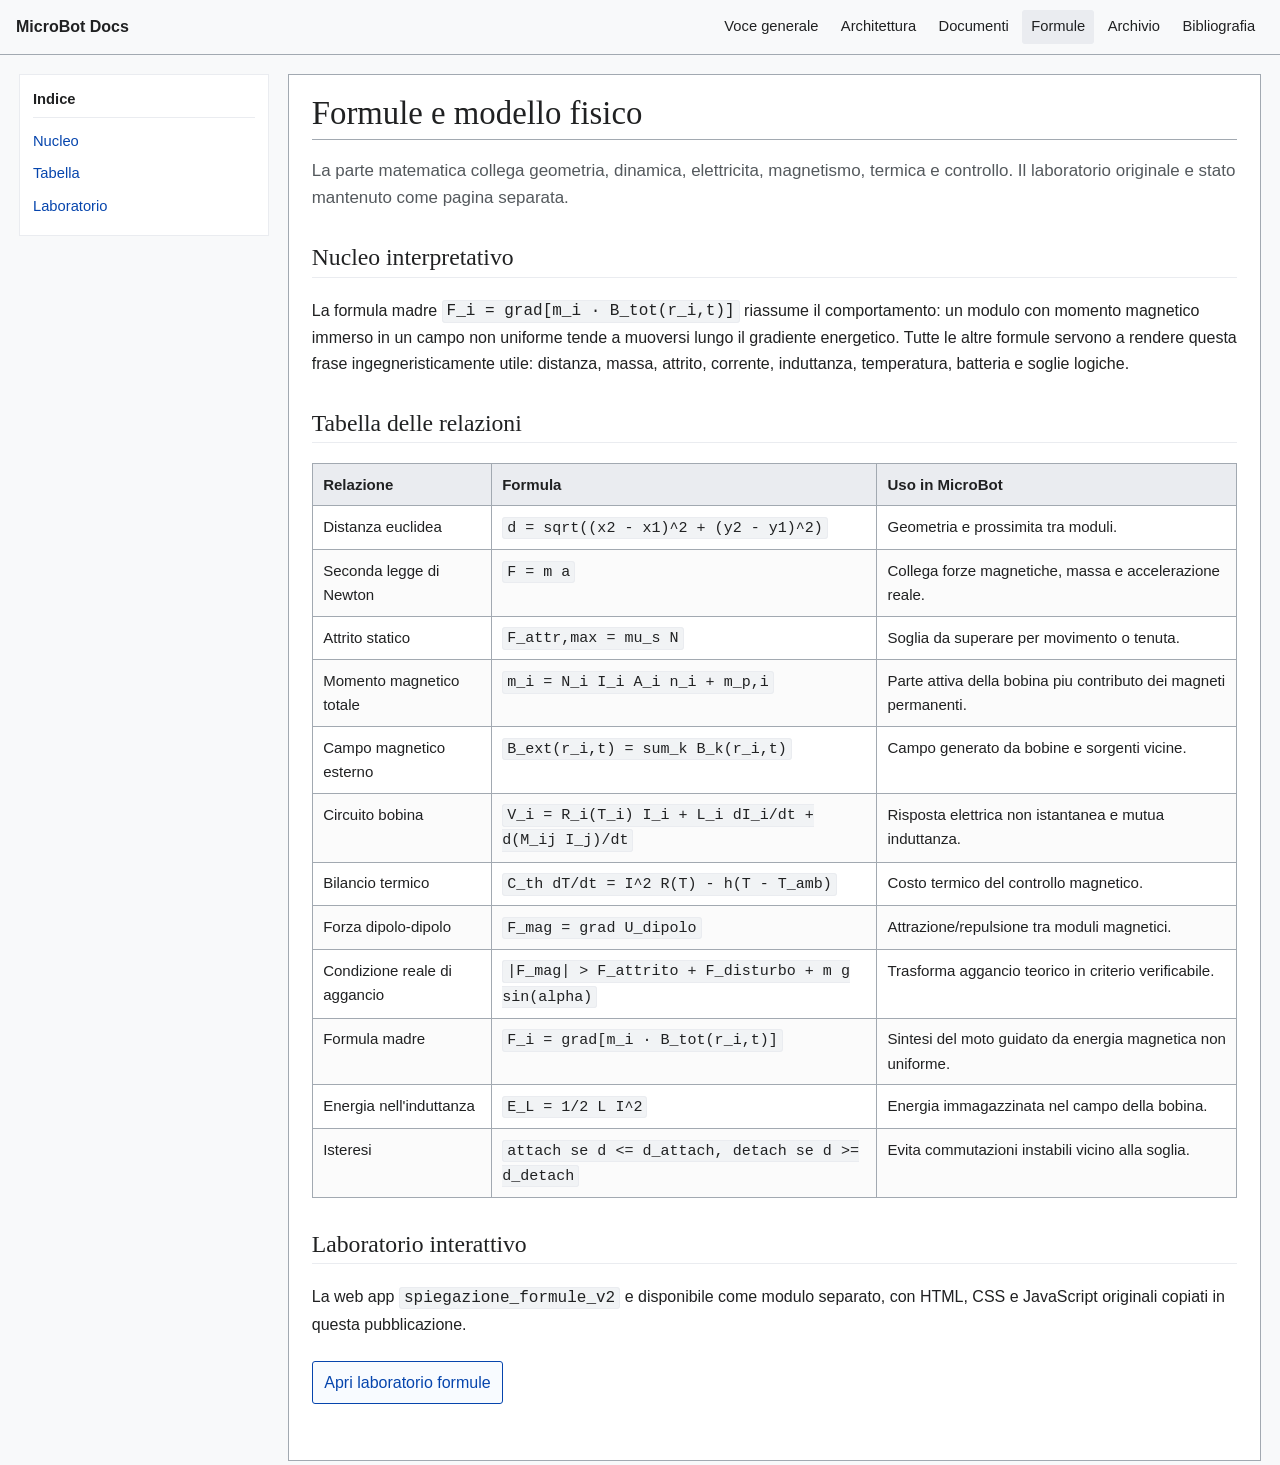
<file: formule.html>
<!doctype html>
<html lang="it">
<head>
  <meta charset="utf-8" />
  <meta name="viewport" content="width=device-width, initial-scale=1" />
  <title>Formule · MicroBot Docs</title>
  <meta name="description" content="Documentazione MicroBot in stile wiki." />
  <link rel="stylesheet" href="assets/css/styles.css" />
</head>
<body>
  <header class="topbar">
    <a class="brand" href="index.html">MicroBot Docs</a>
    <nav><a class="" href="index.html">Voce generale</a>
<a class="" href="architettura.html">Architettura</a>
<a class="" href="documenti.html">Documenti</a>
<a class="active" href="formule.html">Formule</a>
<a class="" href="archivio.html">Archivio</a>
<a class="" href="bibliografia.html">Bibliografia</a></nav>
  </header>
  <main class="page">
    
    <aside class="toc"><strong>Indice</strong><a href="#nucleo">Nucleo</a><a href="#tabella">Tabella</a><a href="#laboratorio">Laboratorio</a></aside>
    <article class="article">
      <h1>Formule e modello fisico</h1>
      <p class="lead">La parte matematica collega geometria, dinamica, elettricita, magnetismo, termica e controllo. Il laboratorio originale e stato mantenuto come pagina separata.</p>
      <section id="nucleo">
        <h2>Nucleo interpretativo</h2>
        <p>La formula madre <code>F_i = grad[m_i · B_tot(r_i,t)]</code> riassume il comportamento: un modulo con momento magnetico immerso in un campo non uniforme tende a muoversi lungo il gradiente energetico. Tutte le altre formule servono a rendere questa frase ingegneristicamente utile: distanza, massa, attrito, corrente, induttanza, temperatura, batteria e soglie logiche.</p>
      </section>
      <section id="tabella">
        <h2>Tabella delle relazioni</h2>
        <table><thead><tr><th>Relazione</th><th>Formula</th><th>Uso in MicroBot</th></tr></thead><tbody><tr><td>Distanza euclidea</td><td><code>d = sqrt((x2 - x1)^2 + (y2 - y1)^2)</code></td><td>Geometria e prossimita tra moduli.</td></tr><tr><td>Seconda legge di Newton</td><td><code>F = m a</code></td><td>Collega forze magnetiche, massa e accelerazione reale.</td></tr><tr><td>Attrito statico</td><td><code>F_attr,max = mu_s N</code></td><td>Soglia da superare per movimento o tenuta.</td></tr><tr><td>Momento magnetico totale</td><td><code>m_i = N_i I_i A_i n_i + m_p,i</code></td><td>Parte attiva della bobina piu contributo dei magneti permanenti.</td></tr><tr><td>Campo magnetico esterno</td><td><code>B_ext(r_i,t) = sum_k B_k(r_i,t)</code></td><td>Campo generato da bobine e sorgenti vicine.</td></tr><tr><td>Circuito bobina</td><td><code>V_i = R_i(T_i) I_i + L_i dI_i/dt + d(M_ij I_j)/dt</code></td><td>Risposta elettrica non istantanea e mutua induttanza.</td></tr><tr><td>Bilancio termico</td><td><code>C_th dT/dt = I^2 R(T) - h(T - T_amb)</code></td><td>Costo termico del controllo magnetico.</td></tr><tr><td>Forza dipolo-dipolo</td><td><code>F_mag = grad U_dipolo</code></td><td>Attrazione/repulsione tra moduli magnetici.</td></tr><tr><td>Condizione reale di aggancio</td><td><code>|F_mag| &gt; F_attrito + F_disturbo + m g sin(alpha)</code></td><td>Trasforma aggancio teorico in criterio verificabile.</td></tr><tr><td>Formula madre</td><td><code>F_i = grad[m_i · B_tot(r_i,t)]</code></td><td>Sintesi del moto guidato da energia magnetica non uniforme.</td></tr><tr><td>Energia nell&#x27;induttanza</td><td><code>E_L = 1/2 L I^2</code></td><td>Energia immagazzinata nel campo della bobina.</td></tr><tr><td>Isteresi</td><td><code>attach se d &lt;= d_attach, detach se d &gt;= d_detach</code></td><td>Evita commutazioni instabili vicino alla soglia.</td></tr></tbody></table>
      </section>
      <section id="laboratorio">
        <h2>Laboratorio interattivo</h2>
        <p>La web app <code>spiegazione_formule_v2</code> e disponibile come modulo separato, con HTML, CSS e JavaScript originali copiati in questa pubblicazione.</p>
        <p><a class="button" href="laboratorio-formule/index.html">Apri laboratorio formule</a></p>
      </section>
    </article>
    
  </main>
  <script src="assets/js/app.js"></script>
</body>
</html>
</file>
<file: assets/css/styles.css>
:root {
  --paper: #f8f9fa;
  --surface: #ffffff;
  --ink: #202122;
  --muted: #54595d;
  --line: #a2a9b1;
  --soft-line: #eaecf0;
  --blue: #36c;
  --blue-dark: #0645ad;
  --green: #14866d;
  --amber: #9b6a00;
  --code: #f1f3f5;
  font-family: -apple-system, BlinkMacSystemFont, "Segoe UI", Roboto, Arial, sans-serif;
}

* { box-sizing: border-box; }
html { scroll-behavior: smooth; overflow-x: hidden; }
body {
  margin: 0;
  color: var(--ink);
  background: var(--paper);
  line-height: 1.6;
  font-size: 16px;
}

a { color: var(--blue-dark); text-decoration: none; }
a:hover { text-decoration: underline; }
code {
  padding: 0.08rem 0.25rem;
  border: 1px solid var(--soft-line);
  background: var(--code);
  border-radius: 3px;
}

.topbar {
  position: sticky;
  top: 0;
  z-index: 20;
  display: flex;
  align-items: center;
  justify-content: space-between;
  gap: 1rem;
  padding: 0.6rem 1rem;
  border-bottom: 1px solid var(--line);
  background: rgba(248, 249, 250, 0.96);
  backdrop-filter: blur(10px);
}

.brand {
  color: var(--ink);
  font-weight: 700;
  white-space: nowrap;
}

.topbar nav {
  display: flex;
  flex-wrap: wrap;
  gap: 0.3rem;
  justify-content: flex-end;
}

.topbar nav a {
  padding: 0.35rem 0.55rem;
  border-radius: 3px;
  color: var(--ink);
  font-size: 0.92rem;
}

.topbar nav a.active,
.topbar nav a:hover {
  background: var(--soft-line);
  text-decoration: none;
}

.page {
  display: grid;
  grid-template-columns: minmax(190px, 250px) minmax(0, 980px);
  gap: 1.2rem;
  max-width: 1280px;
  margin: 0 auto;
  padding: 1.2rem;
}

.toc {
  position: sticky;
  top: 4rem;
  align-self: start;
  max-height: calc(100vh - 5rem);
  overflow: auto;
  padding: 0.8rem;
  border: 1px solid var(--soft-line);
  background: var(--surface);
  font-size: 0.92rem;
}

.toc strong {
  display: block;
  margin-bottom: 0.45rem;
  border-bottom: 1px solid var(--soft-line);
  padding-bottom: 0.35rem;
}

.toc a {
  display: block;
  padding: 0.28rem 0;
}

.article {
  min-width: 0;
  padding: 1.1rem 1.4rem 2.5rem;
  border: 1px solid var(--line);
  background: var(--surface);
  overflow-wrap: anywhere;
}

h1, h2, h3 {
  line-height: 1.25;
  letter-spacing: 0;
}

h1 {
  margin: 0 0 0.8rem;
  padding-bottom: 0.35rem;
  border-bottom: 1px solid var(--line);
  font-family: Georgia, "Times New Roman", serif;
  font-size: 2.05rem;
  font-weight: 500;
}

h2 {
  margin-top: 2rem;
  padding-bottom: 0.25rem;
  border-bottom: 1px solid var(--soft-line);
  font-family: Georgia, "Times New Roman", serif;
  font-size: 1.48rem;
  font-weight: 500;
}

h3 {
  margin-top: 1.2rem;
  font-size: 1.05rem;
}

.lead {
  color: var(--muted);
  font-size: 1.06rem;
}

.metrics {
  display: grid;
  grid-template-columns: repeat(3, minmax(0, 1fr));
  gap: 0.7rem;
  margin: 1rem 0;
}

.metric {
  padding: 0.8rem;
  border: 1px solid var(--soft-line);
  background: #fbfbfb;
}

.metric strong {
  display: block;
  font-size: 1.45rem;
  line-height: 1.1;
}

.metric span {
  color: var(--muted);
  font-size: 0.88rem;
}

.doc-grid,
.map-grid {
  display: grid;
  grid-template-columns: repeat(2, minmax(0, 1fr));
  gap: 0.85rem;
}

.doc-card,
.map-grid article {
  padding: 0.9rem;
  border: 1px solid var(--soft-line);
  background: #fff;
}

.doc-card h3,
.map-grid h3 {
  margin-top: 0.5rem;
}

.badge {
  display: inline-block;
  margin: 0 0.25rem 0.25rem 0;
  padding: 0.12rem 0.38rem;
  border: 1px solid #c8ccd1;
  background: #f8f9fa;
  color: var(--muted);
  border-radius: 3px;
  font-size: 0.78rem;
}

table {
  width: 100%;
  border-collapse: collapse;
  margin: 1rem 0;
  font-size: 0.94rem;
}

th, td {
  padding: 0.55rem 0.65rem;
  border: 1px solid var(--line);
  vertical-align: top;
}

th {
  background: #eaecf0;
  text-align: left;
}

tr:nth-child(even) td {
  background: #fbfbfb;
}

.doc-section {
  padding-top: 0.4rem;
}

.doc-meta {
  margin-top: -0.3rem;
}

dl {
  display: grid;
  grid-template-columns: minmax(130px, 0.32fr) minmax(0, 1fr);
  gap: 0.4rem 0.8rem;
}

dt {
  font-weight: 700;
}

dd {
  margin: 0;
}

.button {
  display: inline-block;
  max-width: 100%;
  margin-top: 0.5rem;
  padding: 0.48rem 0.72rem;
  border: 1px solid var(--blue-dark);
  background: #f8fbff;
  color: var(--blue-dark);
  border-radius: 3px;
}

.button:hover {
  background: #eaf3ff;
  text-decoration: none;
}

.archive-list {
  padding-left: 1.2rem;
}

.archive-list li {
  margin: 0.45rem 0;
  overflow-wrap: anywhere;
}

.archive-list span {
  color: var(--muted);
}

.preview-row {
  display: flex;
  flex-wrap: wrap;
  gap: 0.8rem;
}

.preview-row img {
  max-width: min(100%, 280px);
  border: 1px solid var(--line);
  background: #fff;
}

.search {
  width: 100%;
  margin: 0.6rem 0;
  padding: 0.6rem;
  border: 1px solid var(--line);
  border-radius: 3px;
  font: inherit;
}

@media (max-width: 860px) {
  .topbar {
    align-items: flex-start;
    flex-direction: column;
  }
  .topbar nav {
    justify-content: flex-start;
  }
  .page {
    display: block;
    padding: 0.7rem;
  }
  .toc {
    position: static;
    max-height: none;
    margin-bottom: 0.8rem;
  }
  .article {
    padding: 0.85rem;
  }
  h1 {
    font-size: 1.65rem;
  }
  .metrics,
  .doc-grid,
  .map-grid {
    grid-template-columns: 1fr;
  }
  table {
    display: block;
    overflow-x: auto;
  }
  dl {
    grid-template-columns: 1fr;
  }
}
</file>
<file: laboratorio-formule/style.css>
:root {
  --bg: #04060b;
  --bg-deep: #070b14;
  --bg-soft: #0b1020;
  --panel: rgba(14, 20, 34, 0.72);
  --panel-strong: rgba(16, 24, 40, 0.92);
  --border: rgba(120, 170, 255, 0.16);
  --border-strong: rgba(120, 170, 255, 0.34);
  --text: #f4f7ff;
  --muted: #9ba9c2;
  --accent: #87a8ff;
  --accent-2: #64f0d2;
  --accent-3: #c694ff;
  --accent-4: #ffd36e;
  --danger: #ff7a93;
  --success: #72f6c7;
  --shadow: 0 20px 60px rgba(0, 0, 0, 0.45);
  --shadow-soft: 0 10px 30px rgba(0, 0, 0, 0.22);
  --radius: 24px;
  --container: 1200px;
  --mouse-x: 50%;
  --mouse-y: 50%;
}

* {
  box-sizing: border-box;
  margin: 0;
  padding: 0;
}

html {
  scroll-behavior: smooth;
}

body {
  font-family: Inter, ui-sans-serif, system-ui, -apple-system, BlinkMacSystemFont, "Segoe UI", sans-serif;
  background:
    radial-gradient(circle at 14% 10%, rgba(135, 168, 255, 0.14), transparent 26%),
    radial-gradient(circle at 84% 14%, rgba(100, 240, 210, 0.08), transparent 22%),
    radial-gradient(circle at 48% 100%, rgba(198, 148, 255, 0.09), transparent 26%),
    linear-gradient(180deg, var(--bg) 0%, var(--bg-deep) 42%, #05070d 100%);
  color: var(--text);
  overflow-x: hidden;
  min-height: 100vh;
  position: relative;
}

body::before {
  content: "";
  position: fixed;
  inset: 0;
  pointer-events: none;
  background: radial-gradient(circle at var(--mouse-x) var(--mouse-y), rgba(135, 168, 255, 0.08), transparent 22%);
  z-index: 0;
  transition: background 0.08s linear;
}

body::after {
  content: "";
  position: fixed;
  inset: 0;
  pointer-events: none;
  background:
    linear-gradient(rgba(255,255,255,0.025) 1px, transparent 1px),
    linear-gradient(90deg, rgba(255,255,255,0.025) 1px, transparent 1px);
  background-size: 34px 34px;
  opacity: 0.05;
  z-index: 0;
}

.noise {
  position: fixed;
  inset: 0;
  pointer-events: none;
  opacity: 0.04;
  background-image:
    radial-gradient(circle at 20% 20%, rgba(255,255,255,0.08) 0 1px, transparent 1px),
    radial-gradient(circle at 80% 40%, rgba(255,255,255,0.06) 0 1px, transparent 1px),
    radial-gradient(circle at 40% 80%, rgba(255,255,255,0.05) 0 1px, transparent 1px);
  background-size: 180px 180px, 240px 240px, 200px 200px;
  z-index: 0;
}

.glow {
  position: fixed;
  width: 720px;
  height: 720px;
  top: -220px;
  right: -140px;
  background: radial-gradient(circle, rgba(135, 168, 255, 0.18), transparent 62%);
  filter: blur(40px);
  pointer-events: none;
  z-index: 0;
  animation: floatGlow 13s ease-in-out infinite;
}

.glow-two {
  position: fixed;
  width: 620px;
  height: 620px;
  bottom: -240px;
  left: -160px;
  background: radial-gradient(circle, rgba(100, 240, 210, 0.12), transparent 62%);
  filter: blur(42px);
  pointer-events: none;
  z-index: 0;
  animation: floatGlow 16s ease-in-out infinite reverse;
}

.formula-background {
  position: fixed;
  inset: 0;
  overflow: hidden;
  pointer-events: none;
  z-index: 0;
  mask-image: linear-gradient(to bottom, rgba(0,0,0,0.95), rgba(0,0,0,0.8), rgba(0,0,0,0.35));
  -webkit-mask-image: linear-gradient(to bottom, rgba(0,0,0,0.95), rgba(0,0,0,0.8), rgba(0,0,0,0.35));
}

.bg-formula {
  position: absolute;
  font-family: "SFMono-Regular", ui-monospace, Menlo, Consolas, monospace;
  white-space: nowrap;
  user-select: none;
  letter-spacing: 1px;
  color: rgba(180, 205, 255, 0.08);
  text-shadow: 0 0 18px rgba(135, 168, 255, 0.08);
  animation: formulaFloat linear infinite;
  transform: translate3d(0, 0, 0);
  will-change: transform, opacity;
}

.bg-formula.f1 { top: 6%; left: -10%; font-size: 1.15rem; animation-duration: 22s; }
.bg-formula.f2 { top: 16%; left: 58%; font-size: 1.5rem; animation-duration: 30s; color: rgba(100,240,210,0.08); }
.bg-formula.f3 { top: 27%; left: 8%; font-size: 1rem; animation-duration: 24s; }
.bg-formula.f4 { top: 40%; left: 68%; font-size: 1.3rem; animation-duration: 34s; color: rgba(198,148,255,0.08); }
.bg-formula.f5 { top: 54%; left: -6%; font-size: 1.2rem; animation-duration: 28s; }
.bg-formula.f6 { top: 68%; left: 52%; font-size: 1.05rem; animation-duration: 25s; color: rgba(255,211,110,0.07); }
.bg-formula.f7 { top: 80%; left: 14%; font-size: 1.45rem; animation-duration: 31s; }
.bg-formula.f8 { top: 88%; left: 62%; font-size: 1.12rem; animation-duration: 26s; color: rgba(100,240,210,0.08); }

.container {
  width: min(var(--container), calc(100% - 40px));
  margin: 0 auto;
  position: relative;
  z-index: 2;
}

header {
  position: sticky;
  top: 0;
  z-index: 30;
  background: rgba(5, 7, 12, 0.56);
  backdrop-filter: blur(16px);
  border-bottom: 1px solid rgba(255,255,255,0.05);
  box-shadow: 0 8px 26px rgba(0,0,0,0.18);
}

.nav {
  min-height: 78px;
  display: flex;
  align-items: center;
  justify-content: space-between;
  gap: 24px;
}

.brand {
  display: flex;
  align-items: center;
  gap: 12px;
  font-weight: 700;
  letter-spacing: 0.3px;
  position: relative;
}

.brand::after {
  content: "";
  position: absolute;
  left: -10px;
  right: -10px;
  top: -8px;
  bottom: -8px;
  border-radius: 999px;
  background: linear-gradient(135deg, rgba(135,168,255,0.08), rgba(100,240,210,0.04));
  opacity: 0;
  transition: opacity 0.35s ease;
  z-index: -1;
}

.brand:hover::after {
  opacity: 1;
}

.brand-dot {
  width: 14px;
  height: 14px;
  border-radius: 50%;
  background: linear-gradient(135deg, var(--accent), var(--accent-2));
  box-shadow: 0 0 28px rgba(135, 168, 255, 0.85);
  animation: pulseDot 3.2s ease-in-out infinite;
}

.menu {
  display: flex;
  align-items: center;
  gap: 26px;
  flex-wrap: wrap;
}

.menu a {
  color: var(--muted);
  text-decoration: none;
  transition: 0.25s ease;
  font-size: 0.95rem;
  position: relative;
  padding: 4px 0;
}

.menu a::after {
  content: "";
  position: absolute;
  left: 0;
  bottom: -3px;
  width: 100%;
  height: 1px;
  background: linear-gradient(90deg, transparent, var(--accent-2), transparent);
  transform: scaleX(0);
  transform-origin: center;
  transition: transform 0.3s ease;
}

.menu a:hover {
  color: var(--text);
}

.menu a:hover::after {
  transform: scaleX(1);
}

.hero {
  padding: 88px 0 56px;
  position: relative;
}

.hero-grid {
  display: grid;
  grid-template-columns: 1.08fr 0.92fr;
  gap: 38px;
  align-items: center;
}

.tag {
  color: var(--accent-2);
  text-transform: uppercase;
  letter-spacing: 2px;
  font-size: 0.78rem;
  margin-bottom: 16px;
  font-weight: 700;
}

h1 {
  font-size: clamp(2.9rem, 6vw, 5.8rem);
  line-height: 0.95;
  letter-spacing: -2px;
  max-width: 780px;
}

h1 span {
  background: linear-gradient(135deg, var(--accent), var(--accent-2), var(--accent-3));
  -webkit-background-clip: text;
  background-clip: text;
  -webkit-text-fill-color: transparent;
  text-shadow: 0 0 24px rgba(135, 168, 255, 0.28);
}

.hero-text {
  margin-top: 24px;
  color: var(--muted);
  font-size: 1.08rem;
  line-height: 1.9;
  max-width: 680px;
}

.hero-actions {
  margin-top: 34px;
  display: flex;
  flex-wrap: wrap;
  gap: 14px;
}

.btn {
  display: inline-flex;
  align-items: center;
  justify-content: center;
  min-height: 52px;
  padding: 0 22px;
  border-radius: 999px;
  text-decoration: none;
  font-weight: 600;
  transition: 0.25s ease;
  border: 1px solid transparent;
  position: relative;
  overflow: hidden;
  isolation: isolate;
}

.btn::before {
  content: "";
  position: absolute;
  inset: -30%;
  background: radial-gradient(circle at center, rgba(255,255,255,0.22), transparent 35%);
  opacity: 0;
  transition: opacity 0.3s ease, transform 0.35s ease;
  transform: scale(0.8);
  z-index: -1;
}

.btn:hover::before {
  opacity: 1;
  transform: scale(1.06);
}

.btn-primary {
  color: var(--text);
  background: linear-gradient(135deg, rgba(135, 168, 255, 0.18), rgba(100, 240, 210, 0.12));
  border-color: var(--border-strong);
  box-shadow: var(--shadow);
}

.btn-secondary {
  color: var(--text);
  background: rgba(255,255,255,0.02);
  border-color: rgba(255,255,255,0.08);
}

.btn:hover {
  transform: translateY(-2px);
  box-shadow: 0 18px 40px rgba(0,0,0,0.24);
}

.stats {
  display: flex;
  flex-wrap: wrap;
  gap: 16px;
  margin-top: 36px;
}

.stat,
.visual-card,
.panel,
.detail,
.model,
.equation-card,
.text-card,
.graph-card {
  position: relative;
  overflow: hidden;
  background: var(--panel);
  border: 1px solid var(--border);
  border-radius: var(--radius);
  backdrop-filter: blur(12px);
  box-shadow: var(--shadow);
}

.stat::before,
.visual-card::before,
.panel::before,
.detail::before,
.model::before,
.equation-card::before,
.text-card::before,
.graph-card::before {
  content: "";
  position: absolute;
  inset: 0;
  background:
    linear-gradient(135deg, rgba(255,255,255,0.05), transparent 20%, transparent 80%, rgba(100,240,210,0.04)),
    radial-gradient(circle at top right, rgba(135,168,255,0.08), transparent 34%);
  pointer-events: none;
  opacity: 1;
}

.stat::after,
.visual-card::after,
.panel::after,
.detail::after,
.model::after,
.equation-card::after,
.text-card::after,
.graph-card::after {
  content: "";
  position: absolute;
  inset: 1px;
  border-radius: inherit;
  pointer-events: none;
  border: 1px solid rgba(255,255,255,0.03);
}

.stat {
  min-width: 150px;
  background: linear-gradient(180deg, rgba(16, 24, 38, 0.85), rgba(11, 16, 28, 0.7));
  padding: 18px;
  transition: transform 0.28s ease, border-color 0.28s ease, box-shadow 0.28s ease;
}

.stat:hover,
.panel:hover,
.text-card:hover,
.graph-card:hover {
  transform: translateY(-5px);
  border-color: rgba(135, 168, 255, 0.3);
  box-shadow: 0 22px 52px rgba(0,0,0,0.28);
}

.stat strong {
  display: block;
  font-size: 1.7rem;
  margin-bottom: 6px;
  position: relative;
  z-index: 1;
}

.stat span {
  color: var(--muted);
  font-size: 0.92rem;
  position: relative;
  z-index: 1;
}

.visual-card {
  padding: 18px;
  min-height: 520px;
  background: linear-gradient(180deg, rgba(17, 24, 38, 0.92), rgba(8, 12, 20, 0.92));
}

.visual-header {
  display: flex;
  gap: 8px;
  margin-bottom: 18px;
  position: relative;
  z-index: 1;
}

.visual-header span {
  width: 10px;
  height: 10px;
  border-radius: 50%;
  background: rgba(255,255,255,0.16);
}

.visual-core {
  position: relative;
  height: 400px;
  border-radius: 22px;
  background:
    radial-gradient(circle at center, rgba(135, 168, 255, 0.08), transparent 45%),
    rgba(255,255,255,0.01);
  border: 1px solid rgba(255,255,255,0.04);
  overflow: hidden;
}

.visual-core::before {
  content: "";
  position: absolute;
  inset: 0;
  background:
    linear-gradient(rgba(255,255,255,0.02) 1px, transparent 1px),
    linear-gradient(90deg, rgba(255,255,255,0.02) 1px, transparent 1px);
  background-size: 26px 26px;
  opacity: 0.5;
}

.orbit {
  position: absolute;
  top: 50%;
  left: 50%;
  transform: translate(-50%, -50%);
  border-radius: 50%;
  border: 1px solid rgba(135, 168, 255, 0.18);
}

.orbit.one {
  width: 150px;
  height: 150px;
  animation: spin 18s linear infinite;
}

.orbit.two {
  width: 250px;
  height: 250px;
  animation: spin 28s linear infinite reverse;
}

.controller,
.bot {
  position: absolute;
  border-radius: 50%;
}

.controller {
  width: 18px;
  height: 18px;
  background: linear-gradient(135deg, var(--accent), var(--accent-2));
  top: 50%;
  left: 50%;
  transform: translate(-50%, -50%);
  box-shadow: 0 0 24px rgba(135, 168, 255, 0.9);
  animation: controllerPulse 3.6s ease-in-out infinite;
}

.bot {
  width: 14px;
  height: 14px;
  background: rgba(244, 247, 255, 0.95);
  box-shadow: 0 0 18px rgba(255,255,255,0.18);
  animation: pulse 3s ease-in-out infinite;
}

.b1 { top: 24%; left: 48%; animation-delay: 0s; }
.b2 { top: 40%; left: 72%; animation-delay: 0.4s; }
.b3 { top: 66%; left: 64%; animation-delay: 0.8s; }
.b4 { top: 72%; left: 30%; animation-delay: 1.2s; }
.b5 { top: 38%; left: 18%; animation-delay: 1.6s; }

.link {
  position: absolute;
  height: 1px;
  transform-origin: left center;
  background: linear-gradient(90deg, transparent, rgba(100, 240, 210, 0.7), transparent);
  animation: lineBlink 3.8s ease-in-out infinite;
}

.l1 { width: 150px; top: 47%; left: 30%; transform: rotate(18deg); }
.l2 { width: 140px; top: 60%; left: 44%; transform: rotate(-26deg); animation-delay: 0.8s; }
.l3 { width: 170px; top: 34%; left: 40%; transform: rotate(-8deg); animation-delay: 1.4s; }

.visual-footer {
  margin-top: 16px;
  color: var(--muted);
  font-size: 0.95rem;
  position: relative;
  z-index: 1;
}

section {
  padding: 78px 0;
}

.section-head {
  max-width: 860px;
  margin-bottom: 34px;
}

.section-head h2 {
  font-size: clamp(2rem, 4vw, 3.4rem);
  line-height: 1.05;
  letter-spacing: -1px;
}

.section-head p:last-child {
  margin-top: 16px;
  color: var(--muted);
  line-height: 1.85;
}

.intro-grid,
.text-grid,
.equation-grid,
.graph-grid {
  display: grid;
  gap: 20px;
}

.intro-grid,
.text-grid,
.graph-grid {
  grid-template-columns: repeat(3, 1fr);
}

.equation-grid {
  grid-template-columns: repeat(3, 1fr);
  margin-bottom: 26px;
}

.panel,
.text-card,
.graph-card,
.model,
.detail {
  padding: 24px;
}

.panel h3,
.text-card h3,
.graph-card h3 {
  margin-bottom: 14px;
  font-size: 1.12rem;
  position: relative;
  z-index: 1;
}

.panel p,
.text-card p,
.graph-card p,
.detail p,
.model p {
  color: var(--muted);
  line-height: 1.85;
  position: relative;
  z-index: 1;
}

.equation-card {
  padding: 24px;
  cursor: pointer;
  transition: 0.28s ease;
  background: rgba(13, 18, 30, 0.88);
  border: 1px solid rgba(255,255,255,0.06);
}

.equation-card:hover {
  transform: translateY(-6px) scale(1.01);
  border-color: rgba(135, 168, 255, 0.35);
  box-shadow: 0 22px 55px rgba(0,0,0,0.3);
}

.equation-card.active {
  border-color: rgba(100, 240, 210, 0.44);
  box-shadow:
    0 0 0 1px rgba(100, 240, 210, 0.1) inset,
    0 24px 58px rgba(0,0,0,0.3),
    0 0 34px rgba(100, 240, 210, 0.08);
}

.equation-card.active .formula-box {
  border-color: rgba(100, 240, 210, 0.26);
  box-shadow: 0 0 20px rgba(100,240,210,0.06) inset;
}

.eq-index {
  display: inline-block;
  color: var(--accent-2);
  font-size: 0.82rem;
  font-weight: 700;
  letter-spacing: 1px;
  margin-bottom: 10px;
  position: relative;
  z-index: 1;
}

.equation-card h3 {
  font-size: 1.08rem;
  margin-bottom: 16px;
  position: relative;
  z-index: 1;
}

.formula-box,
.detail-formula,
.calc-value {
  font-family: "SFMono-Regular", ui-monospace, Menlo, Consolas, monospace;
}

.formula-box,
.detail-formula {
  white-space: nowrap;
  overflow-x: auto;
  scrollbar-width: thin;
}

.formula-box::-webkit-scrollbar,
.detail-formula::-webkit-scrollbar {
  height: 8px;
}

.formula-box::-webkit-scrollbar-thumb,
.detail-formula::-webkit-scrollbar-thumb {
  background: rgba(135,168,255,0.22);
  border-radius: 999px;
}.formula-box,
.detail-formula {
  white-space: nowrap;
  overflow-x: auto;
  scrollbar-width: thin;
}

.formula-box::-webkit-scrollbar,
.detail-formula::-webkit-scrollbar {
  height: 8px;
}

.formula-box::-webkit-scrollbar-thumb,
.detail-formula::-webkit-scrollbar-thumb {
  background: rgba(135,168,255,0.22);
  border-radius: 999px;
}

.formula-box {
  padding: 14px 16px;
  border-radius: 16px;
  background: rgba(255,255,255,0.03);
  border: 1px solid rgba(255,255,255,0.05);
  margin-bottom: 14px;
  color: #dfe8ff;
  font-size: 1.05rem;
  overflow-x: auto;
  position: relative;
  z-index: 1;
  transition: 0.25s ease;
}

.formula-box:hover {
  transform: scale(1.01);
  border-color: rgba(135,168,255,0.2);
}

.equation-card p {
  color: var(--muted);
  line-height: 1.7;
  position: relative;
  z-index: 1;
}

.detail {
  padding: 30px;
}

.detail-title {
  font-size: 1.5rem;
  margin-bottom: 16px;
  position: relative;
  z-index: 1;
}

.detail-formula {
  font-size: clamp(1.3rem, 2.5vw, 1.9rem);
  color: var(--accent);
  margin-bottom: 16px;
  overflow-x: auto;
  position: relative;
  z-index: 1;
  text-shadow: 0 0 20px rgba(135,168,255,0.16);
}

.variables {
  display: grid;
  grid-template-columns: repeat(2, 1fr);
  gap: 14px;
  margin-top: 22px;
}

.var-item {
  padding: 14px 16px;
  border-radius: 16px;
  border: 1px solid rgba(255,255,255,0.06);
  background: rgba(255,255,255,0.02);
  transition: 0.25s ease;
  position: relative;
  z-index: 1;
}

.var-item:hover {
  transform: translateY(-4px);
  border-color: rgba(135,168,255,0.22);
  background: rgba(255,255,255,0.03);
}

.var-item strong {
  display: block;
  color: var(--text);
  margin-bottom: 6px;
}

.var-item span {
  color: var(--muted);
  line-height: 1.65;
  font-size: 0.95rem;
}

.calculator {
  margin-top: 26px;
  padding-top: 22px;
  border-top: 1px solid rgba(255,255,255,0.06);
  position: relative;
  z-index: 1;
}

.calc-grid {
  display: grid;
  grid-template-columns: repeat(4, 1fr);
  gap: 14px;
  margin-top: 18px;
}

.field {
  display: flex;
  flex-direction: column;
  gap: 8px;
}

.field label {
  font-size: 0.9rem;
  color: var(--muted);
}

.field input {
  width: 100%;
  min-height: 48px;
  border-radius: 14px;
  border: 1px solid rgba(255,255,255,0.08);
  background: rgba(255,255,255,0.03);
  color: var(--text);
  padding: 0 14px;
  outline: none;
  transition: 0.25s ease;
}

.field input:focus {
  border-color: var(--border-strong);
  box-shadow: 0 0 0 3px rgba(135, 168, 255, 0.12);
  background: rgba(255,255,255,0.05);
}

.calc-result {
  margin-top: 16px;
  padding: 16px 18px;
  border-radius: 16px;
  background: rgba(255,255,255,0.02);
  border: 1px solid rgba(255,255,255,0.06);
  color: var(--muted);
  line-height: 1.8;
  position: relative;
  overflow: hidden;
}

.calc-result::before {
  content: "";
  position: absolute;
  inset: 0;
  background: linear-gradient(135deg, rgba(100,240,210,0.04), transparent 65%);
  pointer-events: none;
}

.calc-value {
  color: var(--accent-2);
  font-size: 1.05rem;
  font-weight: 700;
  text-shadow: 0 0 12px rgba(100,240,210,0.14);
}

.graph-card canvas {
  width: 100%;
  height: 220px;
  display: block;
  margin-top: 18px;
  border-radius: 18px;
  border: 1px solid rgba(255,255,255,0.05);
  background: rgba(255,255,255,0.015);
  transition: 0.28s ease;
}

.graph-card:hover canvas {
  transform: scale(1.01);
  border-color: rgba(135,168,255,0.16);
}

.model-line {
  display: flex;
  gap: 16px;
  padding: 16px 0;
  border-bottom: 1px solid rgba(255,255,255,0.06);
  align-items: flex-start;
  position: relative;
  z-index: 1;
}

.model-line:last-child {
  border-bottom: none;
  padding-bottom: 0;
}

.step {
  min-width: 42px;
  width: 42px;
  height: 42px;
  border-radius: 50%;
  display: inline-flex;
  align-items: center;
  justify-content: center;
  font-weight: 700;
  background: linear-gradient(135deg, rgba(135, 168, 255, 0.18), rgba(100, 240, 210, 0.12));
  border: 1px solid var(--border-strong);
  color: var(--text);
  box-shadow: 0 0 16px rgba(135,168,255,0.12);
}

.footer {
  padding: 26px 0 40px;
  border-top: 1px solid rgba(255,255,255,0.05);
}

.footer-inner {
  display: flex;
  justify-content: space-between;
  gap: 20px;
  flex-wrap: wrap;
}

.footer p {
  color: var(--muted);
  font-size: 0.92rem;
}

.reveal {
  opacity: 0;
  transform: translateY(24px);
  transition: opacity 0.7s ease, transform 0.7s ease;
}

.reveal.visible {
  opacity: 1;
  transform: translateY(0);
}

.floating-chip {
  display: inline-flex;
  align-items: center;
  gap: 8px;
  min-height: 34px;
  padding: 0 14px;
  border-radius: 999px;
  border: 1px solid rgba(255,255,255,0.08);
  background: rgba(255,255,255,0.03);
  color: var(--muted);
  font-size: 0.9rem;
  transition: 0.25s ease;
}

.floating-chip:hover {
  transform: translateY(-2px);
  color: var(--text);
  border-color: rgba(135,168,255,0.22);
}

.highlight-line {
  position: relative;
  display: inline-block;
}

.highlight-line::after {
  content: "";
  position: absolute;
  left: 0;
  bottom: 0.08em;
  width: 100%;
  height: 0.45em;
  background: linear-gradient(90deg, rgba(135,168,255,0.18), rgba(100,240,210,0.14));
  z-index: -1;
  border-radius: 10px;
}

.energy-good { color: var(--success); }
.energy-risk { color: var(--danger); }
.energy-warn { color: var(--accent-4); }

@keyframes spin {
  from { transform: translate(-50%, -50%) rotate(0deg); }
  to { transform: translate(-50%, -50%) rotate(360deg); }
}

@keyframes pulse {
  0%, 100% {
    transform: scale(1);
    opacity: 0.84;
  }
  50% {
    transform: scale(1.18);
    opacity: 1;
  }
}

@keyframes controllerPulse {
  0%, 100% {
    box-shadow: 0 0 20px rgba(135,168,255,0.5), 0 0 34px rgba(100,240,210,0.14);
    transform: translate(-50%, -50%) scale(1);
  }
  50% {
    box-shadow: 0 0 30px rgba(135,168,255,0.75), 0 0 46px rgba(100,240,210,0.2);
    transform: translate(-50%, -50%) scale(1.08);
  }
}

@keyframes lineBlink {
  0%, 100% {
    opacity: 0.3;
    filter: blur(0px);
  }
  50% {
    opacity: 1;
    filter: blur(0.2px);
  }
}

@keyframes pulseDot {
  0%, 100% {
    transform: scale(1);
    box-shadow: 0 0 18px rgba(135,168,255,0.36);
  }
  50% {
    transform: scale(1.18);
    box-shadow: 0 0 32px rgba(100,240,210,0.25);
  }
}

@keyframes floatGlow {
  0%, 100% {
    transform: translate3d(0, 0, 0) scale(1);
  }
  50% {
    transform: translate3d(-24px, 20px, 0) scale(1.08);
  }
}

@keyframes formulaFloat {
  0% {
    transform: translate3d(0, 0, 0);
    opacity: 0.08;
  }
  25% {
    transform: translate3d(18px, -10px, 0);
    opacity: 0.12;
  }
  50% {
    transform: translate3d(34px, 8px, 0);
    opacity: 0.09;
  }
  75% {
    transform: translate3d(14px, 18px, 0);
    opacity: 0.12;
  }
  100% {
    transform: translate3d(0, 0, 0);
    opacity: 0.08;
  }
}

@media (max-width: 1100px) {
  .hero-grid,
  .intro-grid,
  .text-grid,
  .graph-grid,
  .equation-grid {
    grid-template-columns: 1fr 1fr;
  }

  .hero-right {
    grid-column: 1 / -1;
  }

  .calc-grid {
    grid-template-columns: 1fr 1fr;
  }
}

@media (max-width: 760px) {
  .menu {
    display: none;
  }

  .container {
    width: min(100% - 24px, var(--container));
  }

  .hero,
  section {
    padding: 62px 0;
  }

  .hero-grid,
  .intro-grid,
  .text-grid,
  .graph-grid,
  .equation-grid,
  .variables,
  .calc-grid {
    grid-template-columns: 1fr;
  }

  h1 {
    font-size: 3rem;
  }

  .visual-card {
    min-height: 440px;
  }

  .visual-core {
    height: 320px;
  }

  .bg-formula {
    font-size: 0.88rem !important;
  }
}

@media (prefers-reduced-motion: reduce) {
  *,
  *::before,
  *::after {
    animation: none !important;
    transition: none !important;
    scroll-behavior: auto !important;
  }
}

.microbot-sim {
  margin-top: 28px;
  padding: 24px;
  border-radius: 24px;
  border: 1px solid rgba(255,255,255,0.06);
  background: rgba(255,255,255,0.02);
  position: relative;
  overflow: hidden;
}

.sim-top h3 {
  font-size: 1.15rem;
  margin-bottom: 10px;
}

.sim-top p {
  color: var(--muted);
  line-height: 1.8;
}

.sim-board {
  position: relative;
  margin-top: 22px;
  width: 100%;
  min-height: 360px;
  border-radius: 22px;
  border: 1px solid rgba(255,255,255,0.06);
  background:
    radial-gradient(circle at center, rgba(135,168,255,0.06), transparent 45%),
    rgba(255,255,255,0.015);
  overflow: hidden;
}

.sim-grid {
  position: absolute;
  inset: 0;
  background:
    linear-gradient(rgba(255,255,255,0.03) 1px, transparent 1px),
    linear-gradient(90deg, rgba(255,255,255,0.03) 1px, transparent 1px);
  background-size: 32px 32px;
  opacity: 0.55;
}

.sim-link {
  position: absolute;
  height: 2px;
  background: linear-gradient(90deg, rgba(100,240,210,0.2), rgba(100,240,210,0.95), rgba(135,168,255,0.2));
  transform-origin: left center;
  border-radius: 999px;
  box-shadow: 0 0 14px rgba(100,240,210,0.28);
}

.sim-bot {
  position: absolute;
  width: 22px;
  height: 22px;
  border-radius: 50%;
  display: flex;
  align-items: center;
  justify-content: center;
  font-size: 0.72rem;
  font-weight: 700;
  color: #041018;
  transform: translate(-50%, -50%);
  box-shadow: 0 0 18px rgba(255,255,255,0.18);
}

.sim-bot span {
  pointer-events: none;
}

.bot-a {
  background: linear-gradient(135deg, var(--accent), #cfe0ff);
}

.bot-b {
  background: linear-gradient(135deg, var(--accent-2), #cbfff4);
}

.sim-stats {
  display: grid;
  grid-template-columns: repeat(4, 1fr);
  gap: 14px;
  margin-top: 18px;
}

.sim-stat {
  padding: 14px 16px;
  border-radius: 16px;
  border: 1px solid rgba(255,255,255,0.06);
  background: rgba(255,255,255,0.02);
}

.sim-stat strong {
  display: block;
  margin-bottom: 6px;
  font-size: 0.92rem;
}

.sim-stat span {
  color: var(--muted);
  font-family: "SFMono-Regular", ui-monospace, Menlo, Consolas, monospace;
  font-size: 0.95rem;
}

.attach-on {
  color: var(--success);
}

.attach-off {
  color: var(--danger);
}

@media (max-width: 900px) {
  .sim-stats {
    grid-template-columns: 1fr 1fr;
  }
}

@media (max-width: 640px) {
  .sim-stats {
    grid-template-columns: 1fr;
  }

  .sim-board {
    min-height: 300px;
  }
}

.sim-bot {
  cursor: grab;
  z-index: 3;
  transition: box-shadow 0.2s ease, transform 0.2s ease;
}

.sim-bot:active {
  cursor: grabbing;
}

.sim-bot.dragging {
  box-shadow: 0 0 26px rgba(255,255,255,0.35);
  transform: translate(-50%, -50%) scale(1.12);
}

.sim-board.drag-mode {
  box-shadow: inset 0 0 0 1px rgba(100,240,210,0.12);
}

.attach-zone {
  position: absolute;
  width: 240px;
  height: 240px;
  border-radius: 50%;
  transform: translate(-50%, -50%);
  border: 1px solid rgba(100, 240, 210, 0.22);
  background: radial-gradient(circle, rgba(100,240,210,0.10), rgba(100,240,210,0.03) 45%, transparent 72%);
  box-shadow:
    0 0 0 1px rgba(100,240,210,0.05) inset,
    0 0 24px rgba(100,240,210,0.08);
  pointer-events: none;
  z-index: 1;
  transition: border-color 0.25s ease, box-shadow 0.25s ease, background 0.25s ease, opacity 0.25s ease;
  opacity: 0.9;
}

.attach-zone::before {
  content: "";
  position: absolute;
  inset: 14px;
  border-radius: 50%;
  border: 1px dashed rgba(100,240,210,0.16);
}

.attach-zone.active {
  border-color: rgba(100, 240, 210, 0.55);
  background: radial-gradient(circle, rgba(100,240,210,0.18), rgba(100,240,210,0.08) 45%, transparent 74%);
  box-shadow:
    0 0 0 1px rgba(100,240,210,0.08) inset,
    0 0 34px rgba(100,240,210,0.22),
    0 0 60px rgba(100,240,210,0.10);
}

.attach-zone.warning {
  border-color: rgba(255, 211, 110, 0.45);
  background: radial-gradient(circle, rgba(255,211,110,0.12), rgba(255,211,110,0.04) 45%, transparent 74%);
  box-shadow:
    0 0 0 1px rgba(255,211,110,0.06) inset,
    0 0 24px rgba(255,211,110,0.16);
}

.live-math-panel {
  margin-top: 20px;
  padding: 20px;
  border-radius: 22px;
  border: 1px solid rgba(255,255,255,0.06);
  background: rgba(255,255,255,0.02);
  position: relative;
  overflow: hidden;
}

.live-math-panel::before {
  content: "";
  position: absolute;
  inset: 0;
  background: linear-gradient(135deg, rgba(135,168,255,0.06), transparent 35%, rgba(100,240,210,0.04));
  pointer-events: none;
}

.live-math-head h3 {
  font-size: 1.08rem;
  margin-bottom: 6px;
  position: relative;
  z-index: 1;
}

.live-math-box {
  position: relative;
  z-index: 1;
  margin-top: 16px;
  display: grid;
  gap: 12px;
}

.math-line {
  min-height: 54px;
  padding: 14px 16px;
  border-radius: 16px;
  border: 1px solid rgba(255,255,255,0.06);
  background: rgba(255,255,255,0.025);
  color: #dfe8ff;
  font-family: "SFMono-Regular", ui-monospace, Menlo, Consolas, monospace;
  font-size: 1rem;
  display: flex;
  align-items: center;
  transition: 0.25s ease;
}

.math-line.active-true {
  border-color: rgba(100,240,210,0.28);
  color: var(--success);
  box-shadow: 0 0 18px rgba(100,240,210,0.08);
}

.math-line.active-false {
  border-color: rgba(255,122,147,0.20);
  color: #ff9ab0;
  box-shadow: 0 0 18px rgba(255,122,147,0.06);
}

.math-line.active-warning {
  border-color: rgba(255,211,110,0.24);
  color: var(--accent-4);
  box-shadow: 0 0 18px rgba(255,211,110,0.06);
}

.accordion-wrap {
  margin-top: 24px;
  position: relative;
  z-index: 1;
}

.accordion-toggle {
  width: 100%;
  min-height: 58px;
  padding: 0 18px;
  border-radius: 18px;
  border: 1px solid rgba(255,255,255,0.08);
  background: rgba(255,255,255,0.03);
  color: var(--text);
  display: flex;
  align-items: center;
  justify-content: space-between;
  gap: 16px;
  font-size: 0.98rem;
  font-weight: 600;
  cursor: pointer;
  transition: 0.25s ease;
}

.accordion-toggle:hover {
  border-color: rgba(135,168,255,0.24);
  background: rgba(255,255,255,0.045);
  transform: translateY(-2px);
}

.accordion-icon {
  width: 28px;
  height: 28px;
  border-radius: 50%;
  display: inline-flex;
  align-items: center;
  justify-content: center;
  background: rgba(135,168,255,0.12);
  color: var(--accent-2);
  font-size: 1.2rem;
  flex-shrink: 0;
}

.accordion-content {
  max-height: 0;
  overflow: hidden;
  transition: max-height 0.45s ease, opacity 0.35s ease, margin-top 0.35s ease;
  opacity: 0;
  margin-top: 0;
}

.accordion-content.open {
  max-height: 1200px;
  opacity: 1;
  margin-top: 14px;
}

.accordion-inner {
  padding: 20px;
  border-radius: 20px;
  border: 1px solid rgba(255,255,255,0.06);
  background: rgba(255,255,255,0.02);
  color: var(--muted);
  line-height: 1.9;
}

.accordion-inner p + p {
  margin-top: 14px;
}

.equation-grid {
  grid-template-columns: repeat(2, 1fr);
  margin-bottom: 26px;
}

.text-grid {
  grid-template-columns: repeat(2, 1fr);
}

.formula-box,
.detail-formula {
  white-space: nowrap;
  overflow-x: auto;
  scrollbar-width: thin;
}

.formula-box::-webkit-scrollbar,
.detail-formula::-webkit-scrollbar {
  height: 8px;
}

.formula-box::-webkit-scrollbar-thumb,
.detail-formula::-webkit-scrollbar-thumb {
  background: rgba(135,168,255,0.22);
  border-radius: 999px;
}

.hero-text {
  max-width: 760px;
}

.visual-footer {
  line-height: 1.7;
}

.accordion-wrap {
  margin-top: 24px;
  position: relative;
  z-index: 1;
}

.accordion-toggle {
  width: 100%;
  min-height: 58px;
  padding: 0 18px;
  border-radius: 18px;
  border: 1px solid rgba(255,255,255,0.08);
  background: rgba(255,255,255,0.03);
  color: var(--text);
  display: flex;
  align-items: center;
  justify-content: space-between;
  gap: 16px;
  font-size: 0.98rem;
  font-weight: 600;
  cursor: pointer;
  transition: 0.25s ease;
}

.accordion-toggle:hover {
  border-color: rgba(135,168,255,0.24);
  background: rgba(255,255,255,0.045);
  transform: translateY(-2px);
}

.accordion-icon {
  width: 28px;
  height: 28px;
  border-radius: 50%;
  display: inline-flex;
  align-items: center;
  justify-content: center;
  background: rgba(135,168,255,0.12);
  color: var(--accent-2);
  font-size: 1.2rem;
  flex-shrink: 0;
}

.accordion-content {
  max-height: 0;
  overflow: hidden;
  transition: max-height 0.45s ease, opacity 0.35s ease, margin-top 0.35s ease;
  opacity: 0;
  margin-top: 0;
}

.accordion-content.open {
  max-height: 1200px;
  opacity: 1;
  margin-top: 14px;
}

.accordion-inner {
  padding: 20px;
  border-radius: 20px;
  border: 1px solid rgba(255,255,255,0.06);
  background: rgba(255,255,255,0.02);
  color: var(--muted);
  line-height: 1.9;
}

.accordion-inner p + p {
  margin-top: 14px;
}

@media (max-width: 1100px) {
  .equation-grid,
  .text-grid,
  .intro-grid {
    grid-template-columns: 1fr;
  }
}

.graph-grid-extended {
  grid-template-columns: repeat(3, 1fr);
  gap: 20px;
}

.graph-section + .graph-section {
  margin-top: 34px;
}

.graph-section-head {
  margin-bottom: 18px;
}

.graph-section-head h3 {
  font-size: 1.35rem;
  line-height: 1.2;
}

.dynamic-explainer {
  margin-top: 34px;
  padding: 24px;
  border-radius: 24px;
  border: 1px solid rgba(255,255,255,0.06);
  background: rgba(255,255,255,0.02);
  position: relative;
  overflow: hidden;
}

.dynamic-explainer::before {
  content: "";
  position: absolute;
  inset: 0;
  background: linear-gradient(135deg, rgba(135,168,255,0.06), transparent 35%, rgba(100,240,210,0.04));
  pointer-events: none;
}

.dynamic-explainer-head,
.dynamic-explainer-box {
  position: relative;
  z-index: 1;
}

.dynamic-explainer-box {
  margin-top: 16px;
  min-height: 120px;
  padding: 18px 20px;
  border-radius: 18px;
  border: 1px solid rgba(255,255,255,0.06);
  background: rgba(255,255,255,0.02);
  color: var(--muted);
  line-height: 1.9;
}

.graph-card {
  transition: 0.28s ease;
}

.graph-card.active-graph {
  border-color: rgba(100,240,210,0.28);
  box-shadow:
    0 0 0 1px rgba(100,240,210,0.08) inset,
    0 24px 58px rgba(0,0,0,0.3),
    0 0 28px rgba(100,240,210,0.08);
}

@media (max-width: 1100px) {
  .graph-grid-extended {
    grid-template-columns: 1fr 1fr;
  }
}

@media (max-width: 760px) {
  .graph-grid-extended {
    grid-template-columns: 1fr;
  }
}

.control-panel-section {
  padding-top: 20px;
}

.control-panel {
  display: grid;
  grid-template-columns: repeat(3, 1fr);
  gap: 20px;
}

.control-card {
  padding: 24px;
  border-radius: 24px;
  border: 1px solid rgba(255,255,255,0.06);
  background: rgba(255,255,255,0.02);
  box-shadow: var(--shadow);
  position: relative;
  overflow: hidden;
}

.control-card::before {
  content: "";
  position: absolute;
  inset: 0;
  background: linear-gradient(135deg, rgba(135,168,255,0.05), transparent 40%, rgba(100,240,210,0.03));
  pointer-events: none;
}

.control-card h3 {
  position: relative;
  z-index: 1;
  margin-bottom: 18px;
  font-size: 1.08rem;
}

.slider-group {
  position: relative;
  z-index: 1;
}

.slider-group + .slider-group {
  margin-top: 18px;
}

.slider-group label {
  display: flex;
  justify-content: space-between;
  gap: 12px;
  font-size: 0.95rem;
  color: var(--muted);
  margin-bottom: 8px;
}

.slider-group label span {
  color: var(--accent-2);
  font-family: "SFMono-Regular", ui-monospace, Menlo, Consolas, monospace;
}

.slider-group input[type="range"] {
  width: 100%;
  appearance: none;
  height: 8px;
  border-radius: 999px;
  background: linear-gradient(90deg, rgba(135,168,255,0.22), rgba(100,240,210,0.22));
  outline: none;
}

.slider-group input[type="range"]::-webkit-slider-thumb {
  appearance: none;
  width: 18px;
  height: 18px;
  border-radius: 50%;
  background: linear-gradient(135deg, var(--accent), var(--accent-2));
  border: 2px solid rgba(255,255,255,0.8);
  box-shadow: 0 0 16px rgba(100,240,210,0.22);
  cursor: pointer;
}

.slider-group input[type="range"]::-moz-range-thumb {
  width: 18px;
  height: 18px;
  border-radius: 50%;
  background: linear-gradient(135deg, var(--accent), var(--accent-2));
  border: 2px solid rgba(255,255,255,0.8);
  box-shadow: 0 0 16px rgba(100,240,210,0.22);
  cursor: pointer;
}

.control-results {
  margin-top: 20px;
  display: grid;
  grid-template-columns: repeat(3, 1fr);
  gap: 14px;
}

.control-result-card {
  padding: 16px 18px;
  border-radius: 18px;
  border: 1px solid rgba(255,255,255,0.06);
  background: rgba(255,255,255,0.02);
}

.control-result-card strong {
  display: block;
  margin-bottom: 8px;
  font-size: 0.92rem;
}

.control-result-card span {
  color: var(--accent-2);
  font-family: "SFMono-Regular", ui-monospace, Menlo, Consolas, monospace;
  font-size: 1rem;
}

@media (max-width: 1100px) {
  .control-panel,
  .control-results {
    grid-template-columns: 1fr 1fr;
  }
}

@media (max-width: 760px) {
  .control-panel,
  .control-results {
    grid-template-columns: 1fr;
  }
}
</file>
